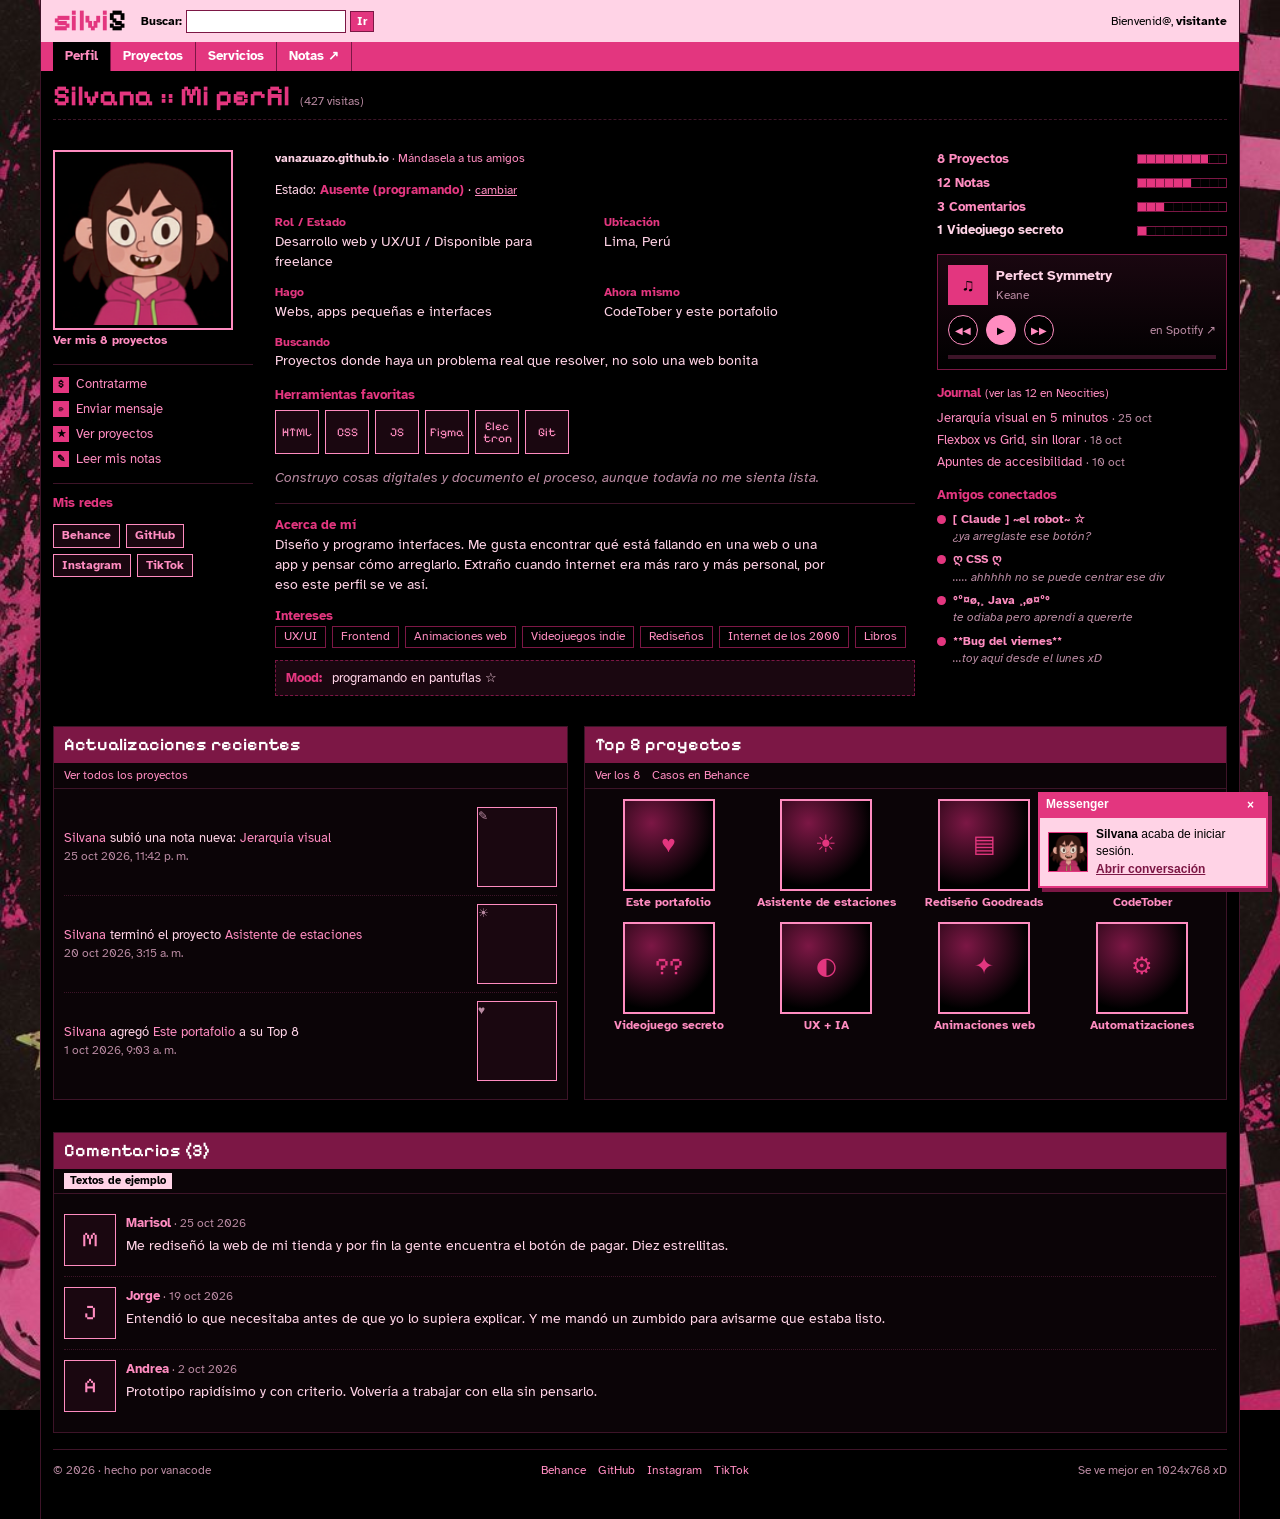
<file: index.html>
<!doctype html>
<html lang="es">
<head>
  <meta charset="utf-8">
  <meta name="viewport" content="width=device-width, initial-scale=1">
  <title>Silvana Guardia :: Mi perfil</title>
  <meta name="description" content="Portafolio de Silvana Guardia: desarrollo web, UX/UI y programación.">
  <link rel="icon" href="img/avatar-cara.png">
  <link rel="preconnect" href="https://fonts.googleapis.com">
  <link rel="preconnect" href="https://fonts.gstatic.com" crossorigin>
  <link rel="stylesheet" href="https://fonts.googleapis.com/css2?family=Pixelify+Sans:wght@400;600;700&family=Atkinson+Hyperlegible:ital,wght@0,400;0,700;1,400&display=swap">
  <link rel="stylesheet" href="css/estilos.css">
</head>
<body>
<div class="sitio">

  <header>
    <div class="barra-sup">
      <div class="envoltura">
        <div class="logo">silvi<span>5</span></div>
        <form class="buscador" id="buscador"><label for="buscar">Buscar:</label><input id="buscar" type="text"><button type="submit">Ir</button></form>
        <div class="bienvenida">Bienvenid@, <b>visitante</b></div>
      </div>
    </div>
    <nav class="pestanas" aria-label="Secciones del perfil"><div class="envoltura">
      <a href="index.html" data-pestana="perfil" class="is-activa" aria-current="page">Perfil</a><a href="proyectos.html" data-pestana="proyectos">Proyectos</a><a href="servicios.html" data-pestana="servicios">Servicios</a><a href="https://vanacode.neocities.org/" data-enlace="neocities" target="_blank" rel="noopener">Notas ↗</a>
    </div></nav>
  </header>


  <main class="envoltura vista">

    <div class="titulo-perfil"><h1>Silvana :: Mi perfil</h1><small>(427 visitas)</small></div>

    <section class="columnas">

      <div class="col col--izq">
        <div>
          <div class="foto-perfil"><img src="img/avatar-cara.png" alt="Avatar de Silvana"></div>
          <a class="ver-fotos" href="proyectos.html">Ver mis 8 proyectos</a>
        </div>
        <ul class="acciones">
          <li><a href="servicios.html"><span class="icono">$</span>Contratarme</a></li>
          <li><button type="button" data-abrir-chat><span class="icono">@</span>Enviar mensaje</button></li>
          <li><a href="proyectos.html"><span class="icono">★</span>Ver proyectos</a></li>
          <li><a href="https://vanacode.neocities.org/" data-enlace="neocities" target="_blank" rel="noopener"><span class="icono">✎</span>Leer mis notas</a></li>
        </ul>
        <div class="redes">
          <p class="subtitulo">Mis redes</p>
          <div class="redes__lista">
            <a class="red" href="https://www.behance.net/VanaCode" data-enlace="behance" target="_blank" rel="noopener">Behance</a>
            <a class="red" href="https://github.com/VanaZuazo/" data-enlace="github" target="_blank" rel="noopener">GitHub</a>
            <a class="red" href="https://www.instagram.com/vana.code" data-enlace="instagram" target="_blank" rel="noopener">Instagram</a>
            <a class="red" href="https://www.tiktok.com/@vana.code" data-enlace="tiktok" target="_blank" rel="noopener">TikTok</a>
          </div>
        </div>
      </div>

      <div class="col col--centro">
        <div class="url"><b id="url-sitio">vanazuazo.github.io</b> · <button type="button" class="enlace-boton" id="copiar-url">Mándasela a tus amigos</button> <span class="copiado" id="copiado" hidden>¡Copiado!</span></div>
        <div class="estado">Estado: <b id="estado-texto">Ausente (programando)</b> · <button type="button" id="cambiar-estado">cambiar</button></div>
        <dl class="datos">
          <div class="dato"><dt>Rol / Estado</dt><dd>Desarrollo web y UX/UI / Disponible para freelance</dd></div>
          <div class="dato"><dt>Ubicación</dt><dd>Lima, Perú</dd></div>
          <div class="dato"><dt>Hago</dt><dd>Webs, apps pequeñas e interfaces</dd></div>
          <div class="dato"><dt>Ahora mismo</dt><dd>CodeTober y este portafolio</dd></div>
          <div class="dato dato--ancho"><dt>Buscando</dt><dd>Proyectos donde haya un problema real que resolver, no solo una web bonita</dd></div>
        </dl>
        <div>
          <p class="subtitulo">Herramientas favoritas</p>
          <div class="herramientas">
            <span class="herramienta">HTML</span><span class="herramienta">CSS</span><span class="herramienta">JS</span><span class="herramienta">Figma</span><span class="herramienta">Elec<br>tron</span><span class="herramienta">Git</span>
          </div>
        </div>
        <p class="frase">Construyo cosas digitales y documento el proceso, aunque todavía no me sienta lista.</p>
        <div class="acerca">
          <div>
            <p class="subtitulo">Acerca de mí</p>
            <p>Diseño y programo interfaces. Me gusta encontrar qué está fallando en una web o una app y pensar cómo arreglarlo. Extraño cuando internet era más raro y más personal, por eso este perfil se ve así.</p>
          </div>
          <div>
            <p class="subtitulo">Intereses</p>
            <div class="intereses"><span>UX/UI</span><span>Frontend</span><span>Animaciones web</span><span>Videojuegos indie</span><span>Rediseños</span><span>Internet de los 2000</span><span>Libros</span></div>
          </div>
          <div class="mood"><b>Mood:</b> programando en pantuflas ☆</div>
        </div>
      </div>

      <aside class="col col--der">
        <div class="contadores">
          <div class="contador"><span><a href="">8 Proyectos</a></span><span class="barrita barrita--80"><i></i></span></div>
          <div class="contador"><span><a href="" target="_blank" rel="noopener">12 Notas</a></span><span class="barrita barrita--60"><i></i></span></div>
          <div class="contador"><span><a href="">3 Comentarios</a></span><span class="barrita barrita--30"><i></i></span></div>
          <div class="contador"><span><b>1 Videojuego secreto</b></span><span class="barrita barrita--10"><i></i></span></div>
        </div>

        <div class="reproductor">
          <div class="reproductor__fila">
            <div class="reproductor__portada">♫</div>
            <div class="reproductor__info"><div class="reproductor__tema" id="tema">Narcisista por excelencia</div><div class="reproductor__lista" id="nombre-lista">PXNDX</div></div>
          </div>
          <div class="reproductor__fila reproductor__fila--controles">
            <div class="reproductor__botones">
              <button type="button" id="anterior" aria-label="Tema anterior">◀◀</button>
              <button type="button" class="play" id="play" aria-label="Reproducir">▶</button>
              <button type="button" id="siguiente" aria-label="Tema siguiente">▶▶</button>
            </div>
            <span class="reproductor__lista" id="tiempo">00:00</span>
          </div>
          <div class="progreso"><i id="progreso"></i></div>
        </div>

        <div>
          <p class="subtitulo">Journal <a href="https://vanacode.neocities.org/" target="_blank" rel="noopener">(ver las 12 en Neocities)</a></p>
          <ul class="lista-simple">
            <li><a href="#" data-enlace="neocities" target="_blank" rel="noopener">Jerarquía visual en 5 minutos</a> <span>· 25 oct</span></li>
            <li><a href="#" data-enlace="neocities" target="_blank" rel="noopener">Flexbox vs Grid, sin llorar</a> <span>· 18 oct</span></li>
            <li><a href="#" data-enlace="neocities" target="_blank" rel="noopener">Apuntes de accesibilidad</a> <span>· 10 oct</span></li>
          </ul>
        </div>

        <div>
          <p class="subtitulo">Amigos conectados</p>
          <div class="conectados">
            <div class="conectado"><span class="conectado__punto"></span><div><b>[ Claude ] ~el robot~ ☆</b><em>¿ya arreglaste ese botón?</em></div></div>
            <div class="conectado"><span class="conectado__punto"></span><div><b>ღ CSS ღ</b><em>..... ahhhhh no se puede centrar ese div</em></div></div>
            <div class="conectado"><span class="conectado__punto"></span><div><b>°º¤ø,¸ Java ¸,ø¤º°</b><em>te odiaba pero aprendí a quererte</em></div></div>
            <div class="conectado"><span class="conectado__punto"></span><div><b>**Bug del viernes**</b><em>...toy aquí desde el lunes xD</em></div></div>
          </div>
        </div>
      </aside>
    </section>

    <section class="paneles">
      <article class="panel">
        <h2 class="panel__titulo">Actualizaciones recientes</h2>
        <div class="panel__sub"><a href="proyectos.html">Ver todos los proyectos</a></div>
        <div class="panel__cuerpo">
          <div class="actualizacion"><div><a href="index.html">Silvana</a> subió una nota nueva: <a href="https://vanacode.neocities.org/" data-enlace="neocities" target="_blank" rel="noopener">Jerarquía visual</a><span>25 oct 2026, 11:42 p. m.</span></div><span class="miniatura">✎</span></div>
          <div class="actualizacion"><div><a href="index.html">Silvana</a> terminó el proyecto <a href="proyecto.html?p=asistente">Asistente de estaciones</a><span>20 oct 2026, 3:15 a. m.</span></div><span class="miniatura">☀</span></div>
          <div class="actualizacion"><div><a href="index.html">Silvana</a> agregó <a href="proyecto.html?p=portafolio">Este portafolio</a> a su Top 8<span>1 oct 2026, 9:03 a. m.</span></div><span class="miniatura">♥</span></div>
        </div>
      </article>

      <article class="panel">
        <h2 class="panel__titulo">Top 8 proyectos</h2>
        <div class="panel__sub"><a href="proyectos.html">Ver los 8</a><a href="#" data-enlace="behance" target="_blank" rel="noopener">Casos en Behance</a></div>
        <div class="panel__cuerpo top8" id="top8"></div>
      </article>
    </section>

    <section class="panel comentarios">
      <h2 class="panel__titulo">Comentarios (3)</h2>
      <div class="panel__sub"><span class="aviso-ejemplo">Textos de ejemplo</span></div>
      <div class="panel__cuerpo" data-comentarios>
      </div>
    </section>

    <footer class="pie"><span>© 2026 · hecho por vanacode</span><span class="pie__redes"><a href="#" data-enlace="behance" target="_blank" rel="noopener">Behance</a><a href="#" data-enlace="github" target="_blank" rel="noopener">GitHub</a><a href="#" data-enlace="instagram" target="_blank" rel="noopener">Instagram</a><a href="#" data-enlace="tiktok" target="_blank" rel="noopener">TikTok</a></span><span>Se ve mejor en 1024x768 xD</span></footer>
  </main>
</div>

<div class="aviso-msn" id="aviso-msn" role="status">
  <div class="aviso-msn__barra"><span>Messenger</span><button type="button" id="cerrar-aviso" aria-label="Cerrar aviso">×</button></div>
  <div class="aviso-msn__cuerpo"><img src="img/avatar-cara.png" alt=""><div><b>Silvana</b> acaba de iniciar sesión.<br><button type="button" data-abrir-chat>Abrir conversación</button></div></div>
</div>

<button type="button" class="burbuja-msn" id="burbuja-msn" hidden aria-label="Abrir chat con Silvana" title="Chatea con Silvana" data-abrir-chat><img src="img/avatar-pensativa.jpg" alt=""></button>

<section class="msn" id="chat" hidden aria-label="Conversación con Silvana">
  <div class="msn__barra"><span>.·:*¨☆ Silvana ☆¨*:·. ~ Los Malaventurados No Lloran... pero yo sí~</span><button type="button" class="msn__cerrar" id="cerrar-chat" aria-label="Cerrar chat">×</button></div>
  <div class="msn__cuerpo">
    <div class="msn__para">Para: <b>.·:*¨☆ Silvana ☆¨*:·.</b> <span id="nick-estado">(Ausente (programando))</span></div>
    <div class="msn__principal">
      <div class="historial" id="historial" aria-live="polite">
        <div class="mensaje mensaje--silvana"><div class="mensaje__quien">Silvana dice:</div><p class="mensaje__texto">holaaa ☆ ¿vienes por un proyecto o a mandarme zumbidos?</p></div>
      </div>
      <div class="escribiendo" id="escribiendo"></div>
      <div class="guinos" role="group" aria-label="Zumbido y guiños">
        <button type="button" class="zumbido" data-guino="zumbido">Zumbido</button>
        <button type="button" data-guino="beso">Beso</button>
        <button type="button" data-guino="corazones">Corazones</button>
        <button type="button" data-guino="risa">Carcajada</button>
        <button type="button" data-guino="globo">Globo</button>
        <button type="button" data-guino="guino">Guiño</button>
      </div>
      <form class="formulario" id="formulario-chat">
        <label for="mensaje-chat" hidden>Tu mensaje</label>
        <textarea id="mensaje-chat" placeholder="Escribe aquí..."></textarea>
        <button type="submit">Enviar</button>
      </form>
    </div>
    <div class="msn__fotos"><img src="img/foto-emo.jpg" alt="Foto de Silvana" id="foto-silvana"><img src="img/gato.jpg" alt="Foto del visitante: un gato siamés" class="visitante"></div>
  </div>
</section>

  <script src="js/datos.js"></script>
  <script src="js/comun.js"></script>
  <script src="js/perfil.js"></script>
</body>
</html>
</file>
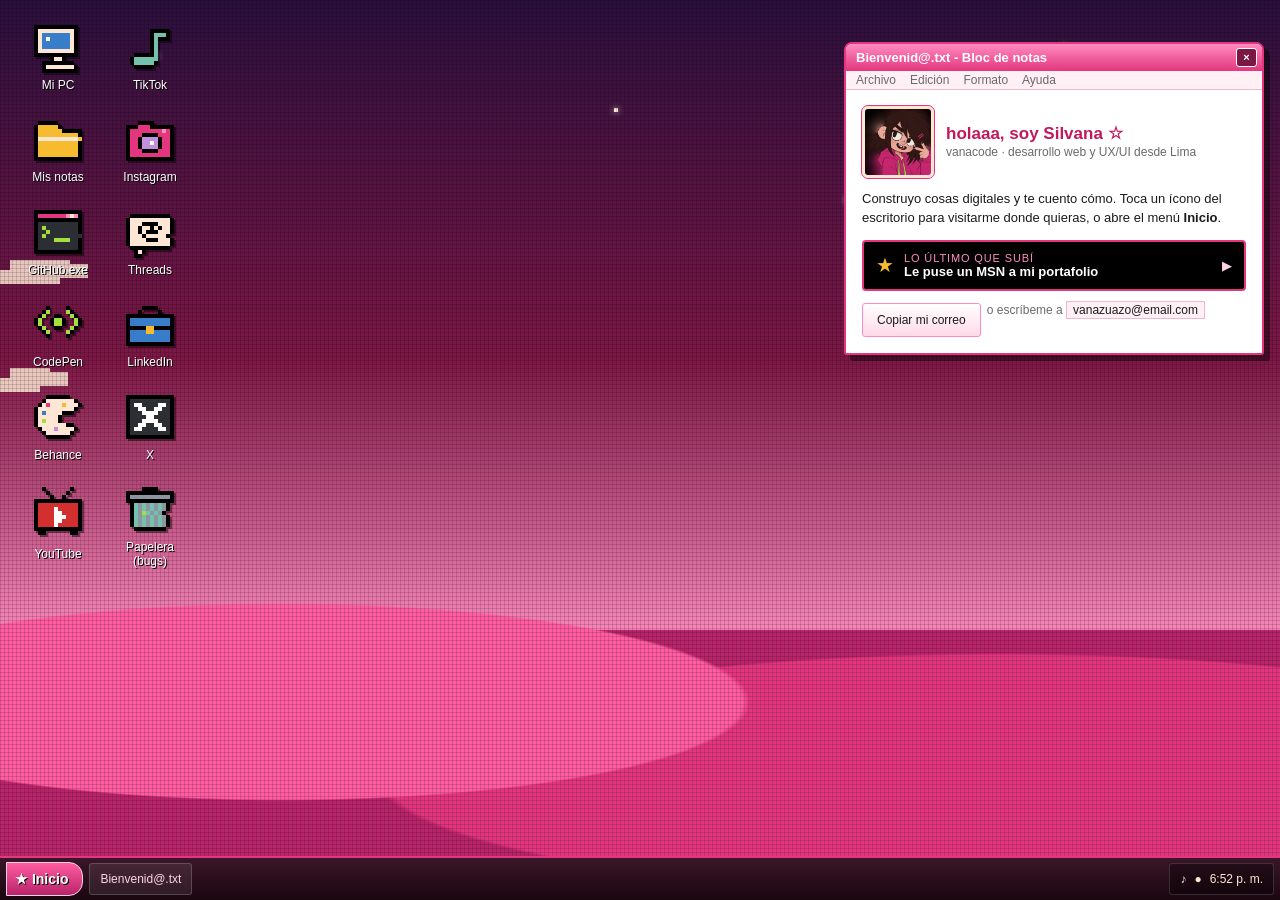
<file: escritorio.html>
<!doctype html>
<html lang="es">
<head>
  <meta charset="utf-8">
  <meta name="viewport" content="width=device-width, initial-scale=1, viewport-fit=cover">
  <title>vanacode OS :: links</title>
  <meta name="description" content="Todas las redes de Silvana Zuazo (vanacode) en un escritorio retro.">
  <link rel="icon" href="img/avatar-cara.png">
  <style>

:root {
  color-scheme: dark;
  --negro: #000000;
  --fucsia: #e3367f;
  --rosa: #ff8cc0;
  --rosa-claro: #ffd3e6;
  --rosa-oscuro: #7c1745;
  --lila: #c08fde;
  --crema: #fde6d4;
  --ventana: #fff0f6;
  --gris: #c9bcc3;
  --gris-oscuro: #6a5d64;
  --tinta: #1b1b1b;
  --f-sis: Tahoma, Verdana, "Segoe UI", sans-serif;
  --alto-barra: 44px;
}
* { box-sizing: border-box; }
[hidden] { display: none !important; }
html, body { height: 100%; }
body {
  margin: 0; overflow-x: hidden;
  font-family: var(--f-sis); font-size: 13px; color: var(--tinta);
  background: var(--negro);
}
a { color: inherit; text-decoration: none; }
:focus-visible { outline: 2px dotted var(--crema); outline-offset: 2px; }

/* ---------- Fondo de escritorio ---------- */
.escritorio {
  position: relative; min-height: 100%;
  padding: 18px max(16px, env(safe-area-inset-right, 0px)) calc(var(--alto-barra) + 24px + env(safe-area-inset-bottom, 0px)) max(16px, env(safe-area-inset-left, 0px));
  background:
    radial-gradient(ellipse 60% 18% at 22% 78%, #ff5ca1 0 60%, transparent 61%),
    radial-gradient(ellipse 80% 22% at 78% 86%, #e3367f 0 60%, transparent 61%),
    linear-gradient(transparent 70%, #b8246a 70%),
    linear-gradient(#2a0f3d 0%, #7c1745 40%, #ff8cc0 72%);
  display: grid; grid-template-columns: auto minmax(0, 1fr); gap: 24px; align-content: start;
  overflow: hidden;
}
.escritorio::after {
  content: ""; position: absolute; inset: 0; pointer-events: none;
  background-image: linear-gradient(rgba(0,0,0,.14) 1px, transparent 1px), linear-gradient(90deg, rgba(0,0,0,.14) 1px, transparent 1px);
  background-size: 4px 4px;
}
.estrellita { position: absolute; width: 4px; height: 4px; background: var(--crema); box-shadow: 0 0 6px var(--crema); animation: titila 2.6s steps(2) infinite; }
@keyframes titila { 50% { opacity: .2; } }
.nube { position: absolute; height: 14px; background: var(--crema); opacity: .85; box-shadow: 10px -10px 0 var(--crema), 28px -6px 0 var(--crema); animation: viaja 60s linear infinite; }
.e1 { left: 12%; top: 6%; } .e2 { left: 48%; top: 12%; animation-delay: -1s; }
.e3 { left: 83%; top: 5%; animation-delay: -.4s; } .e4 { left: 66%; top: 22%; animation-delay: -1.8s; }
.n1 { width: 60px; top: 30%; } .n2 { width: 40px; top: 42%; animation-delay: -30s; animation-duration: 80s; }
@keyframes viaja { from { transform: translateX(-30vw); } to { transform: translateX(110vw); } }

/* ---------- Íconos ---------- */
.iconos { position: relative; z-index: 1; display: grid; grid-template-rows: repeat(6, auto); grid-auto-flow: column; gap: 10px 8px; align-content: start; }
.icono { width: 84px; display: grid; justify-items: center; gap: 4px; padding: 6px 2px; border: 1px dotted transparent; text-align: center; }
.icono .pix { image-rendering: pixelated; filter: drop-shadow(2px 2px 0 rgba(0,0,0,.45)); }
.icono span { color: #ffffff; font-size: 12px; line-height: 1.2; text-shadow: 1px 1px 0 #000000; padding: 1px 3px; }
.icono:hover span, .icono:focus-visible span { background: #2c5fb0; }
.icono:hover, .icono:focus-visible { border-color: rgba(255,255,255,.6); outline: none; }
.icono--boton { font: inherit; background: none; cursor: pointer; }

/* ---------- Ventanas ---------- */
.ventana { position: relative; z-index: 2; background: var(--ventana); border: 2px solid var(--fucsia); border-radius: 8px 8px 3px 3px; box-shadow: 6px 6px 0 rgba(0,0,0,.45); overflow: hidden; }
.ventana__barra { display: flex; justify-content: space-between; align-items: center; gap: 8px; padding: 4px 5px 4px 10px; background: linear-gradient(var(--rosa), var(--fucsia)); color: #ffffff; font-weight: 700; }
.ventana__botones { display: flex; gap: 3px; }
.ventana__botones span, .ventana__cerrar { width: 21px; height: 19px; display: grid; place-items: center; background: #ffe0ee; border: 1px solid var(--rosa-oscuro); color: var(--rosa-oscuro); border-radius: 3px; font: 700 11px/1 var(--f-sis); }
.ventana__cerrar { background: var(--rosa-oscuro); color: #ffffff; border-color: #ffffff; cursor: pointer; padding: 0; }
.ventana__menu { display: flex; gap: 14px; padding: 2px 10px; font-size: 12px; color: #6a6a6a; border-bottom: 1px solid #f3b6d1; }

.bienvenida { justify-self: end; align-self: start; width: min(420px, 100%); margin-top: 24px; }
.bienvenida__cuerpo { padding: 16px; display: grid; gap: 12px; background: #ffffff; }
.bienvenida__cab { display: grid; grid-template-columns: 72px minmax(0, 1fr); gap: 12px; align-items: center; }
.bienvenida__cab img { width: 72px; height: 72px; border-radius: 6px; border: 3px solid var(--crema); outline: 1px solid var(--fucsia); object-fit: cover; display: block; background: #000; }
.bienvenida h1 { margin: 0; font-size: 17px; color: #c2185b; }
.bienvenida p { margin: 0; line-height: 1.45; }
.bienvenida .tenue { color: #6a6a6a; font-size: 12px; }
.novedad { display: grid; grid-template-columns: auto minmax(0, 1fr) auto; gap: 10px; align-items: center; padding: 10px 12px; background: var(--negro); color: var(--rosa-claro); border: 2px solid var(--fucsia); border-radius: 4px; }
.novedad:hover { background: #1a0710; }
.novedad small { display: block; font-size: 11px; letter-spacing: .08em; text-transform: uppercase; color: var(--rosa); }
.novedad b { display: block; color: #ffffff; }
.novedad__estrella { font-size: 20px; color: #f6bb2e; }
.botones { display: flex; gap: 6px; flex-wrap: wrap; }
.boton { min-height: 34px; padding: 4px 14px; font: inherit; font-size: 12px; color: var(--tinta); background: linear-gradient(#ffffff, #ffd9e8); border: 1px solid var(--rosa); border-radius: 3px; cursor: pointer; }
.boton:hover { background: #ffffff; }
.correo { font-size: 12px; color: #6a6a6a; }
.correo code { font-family: var(--f-sis); color: var(--tinta); background: var(--ventana); border: 1px solid #f3b6d1; padding: 1px 6px; user-select: all; }

/* Diálogo de la papelera */
.dialogo { position: fixed; z-index: 20; left: 50%; top: 40%; transform: translate(-50%, -50%); width: min(340px, calc(100vw - 32px)); }
.dialogo__cuerpo { display: grid; grid-template-columns: auto minmax(0, 1fr); gap: 12px; padding: 16px; background: #ffffff; align-items: start; }
.dialogo__cuerpo p { margin: 0; }
.dialogo .botones { grid-column: 1 / -1; justify-content: flex-end; }

/* ---------- Barra de tareas ---------- */
.barra-tareas {
  position: fixed; z-index: 10; left: 0; right: 0; bottom: 0;
  height: calc(var(--alto-barra) + env(safe-area-inset-bottom, 0px));
  padding: 4px max(6px, env(safe-area-inset-right, 0px)) calc(4px + env(safe-area-inset-bottom, 0px)) max(6px, env(safe-area-inset-left, 0px));
  display: flex; align-items: center; gap: 6px;
  background: linear-gradient(#3a1628, #1a0710); border-top: 2px solid var(--fucsia);
}
.inicio { display: flex; align-items: center; gap: 6px; height: 34px; padding: 0 14px 0 8px; font: 700 14px var(--f-sis); color: #ffffff; background: linear-gradient(#ff5ca1, #b8246a); border: 1px solid var(--rosa-claro); border-radius: 0 14px 14px 0; cursor: pointer; text-shadow: 1px 1px 0 #000; }
.inicio[aria-expanded="true"] { background: linear-gradient(#b8246a, #ff5ca1); }
.tarea { display: flex; align-items: center; gap: 6px; height: 32px; padding: 0 10px; min-width: 0; color: var(--rosa-claro); background: rgba(255,255,255,.08); border: 1px solid rgba(255,255,255,.18); border-radius: 3px; font-size: 12px; white-space: nowrap; overflow: hidden; text-overflow: ellipsis; cursor: pointer; font-family: var(--f-sis); }
.bandeja { margin-left: auto; display: flex; align-items: center; gap: 8px; height: 32px; padding: 0 10px; color: var(--crema); background: rgba(0,0,0,.35); border: 1px solid rgba(255,255,255,.15); border-radius: 3px; font-size: 12px; font-variant-numeric: tabular-nums; white-space: nowrap; }

/* ---------- Menú Inicio ---------- */
.menu-inicio { position: fixed; z-index: 11; left: max(6px, env(safe-area-inset-left, 0px)); bottom: calc(var(--alto-barra) + 4px + env(safe-area-inset-bottom, 0px)); width: min(320px, calc(100vw - 12px)); max-height: calc(100dvh - var(--alto-barra) - 24px); overflow-y: auto; background: #ffffff; border: 2px solid var(--fucsia); border-radius: 8px 8px 0 0; box-shadow: 6px 6px 0 rgba(0,0,0,.45); }
.menu-inicio__cab { display: flex; align-items: center; gap: 10px; padding: 10px 12px; background: linear-gradient(var(--rosa), var(--fucsia)); color: #ffffff; font-weight: 700; font-size: 15px; text-shadow: 1px 1px 0 rgba(0,0,0,.4); }
.menu-inicio__cab img { width: 44px; height: 44px; border-radius: 4px; border: 2px solid #ffffff; object-fit: cover; background: #000; }
.menu-inicio ul { list-style: none; margin: 0; padding: 6px; display: grid; gap: 2px; }
.menu-inicio li a, .menu-inicio li button { display: flex; align-items: center; gap: 10px; width: 100%; min-height: 38px; padding: 4px 8px; border-radius: 3px; font: inherit; color: var(--tinta); background: none; border: 0; cursor: pointer; text-align: left; }
.menu-inicio li a:hover, .menu-inicio li button:hover, .menu-inicio li a:focus-visible, .menu-inicio li button:focus-visible { background: #2c5fb0; color: #ffffff; outline: none; }
.menu-inicio .pix { flex: none; }
.menu-inicio hr { border: 0; border-top: 1px solid #f3b6d1; margin: 4px 6px; }
.menu-inicio__pie { display: flex; justify-content: flex-end; padding: 6px 8px; background: #ffe0ee; border-top: 1px solid #f3b6d1; }

.aviso { position: fixed; z-index: 30; right: max(10px, env(safe-area-inset-right, 0px)); bottom: calc(var(--alto-barra) + 10px + env(safe-area-inset-bottom, 0px)); max-width: min(300px, calc(100vw - 20px)); background: #fffbe0; border: 1px solid #000; padding: 8px 12px; font-size: 12px; box-shadow: 3px 3px 0 rgba(0,0,0,.4); }

/* ---------- Responsive ---------- */
@media (max-width: 760px) {
  .escritorio { grid-template-columns: 1fr; }
  .iconos { grid-template-rows: none; grid-auto-flow: row; grid-template-columns: repeat(auto-fill, minmax(78px, 1fr)); }
  .icono { width: auto; }
  .bienvenida { justify-self: stretch; margin-top: 0; order: -1; }
  .tarea { display: none; }
}
@media (prefers-reduced-motion: reduce) {
  *, *::before, *::after { animation: none !important; }
}
</style>
</head>
<body>

<div class="escritorio" id="escritorio">
  <span class="estrellita e1" aria-hidden="true"></span>
  <span class="estrellita e2" aria-hidden="true"></span>
  <span class="estrellita e3" aria-hidden="true"></span>
  <span class="estrellita e4" aria-hidden="true"></span>
  <span class="nube n1" aria-hidden="true"></span>
  <span class="nube n2" aria-hidden="true"></span>

  <nav class="iconos" aria-label="Mis redes">
      <a class="icono" href="https://silvanazuazo.github.io" target="_blank" rel="noopener"><svg class="pix" width="48" height="48" viewBox="0 0 12 12" shape-rendering="crispEdges" aria-hidden="true"><rect x="0" y="0" width="1" height="1" fill="#000000"/><rect x="1" y="0" width="1" height="1" fill="#000000"/><rect x="2" y="0" width="1" height="1" fill="#000000"/><rect x="3" y="0" width="1" height="1" fill="#000000"/><rect x="4" y="0" width="1" height="1" fill="#000000"/><rect x="5" y="0" width="1" height="1" fill="#000000"/><rect x="6" y="0" width="1" height="1" fill="#000000"/><rect x="7" y="0" width="1" height="1" fill="#000000"/><rect x="8" y="0" width="1" height="1" fill="#000000"/><rect x="9" y="0" width="1" height="1" fill="#000000"/><rect x="10" y="0" width="1" height="1" fill="#000000"/><rect x="0" y="1" width="1" height="1" fill="#000000"/><rect x="1" y="1" width="1" height="1" fill="#fde6d4"/><rect x="2" y="1" width="1" height="1" fill="#fde6d4"/><rect x="3" y="1" width="1" height="1" fill="#fde6d4"/><rect x="4" y="1" width="1" height="1" fill="#fde6d4"/><rect x="5" y="1" width="1" height="1" fill="#fde6d4"/><rect x="6" y="1" width="1" height="1" fill="#fde6d4"/><rect x="7" y="1" width="1" height="1" fill="#fde6d4"/><rect x="8" y="1" width="1" height="1" fill="#fde6d4"/><rect x="9" y="1" width="1" height="1" fill="#fde6d4"/><rect x="10" y="1" width="1" height="1" fill="#000000"/><rect x="0" y="2" width="1" height="1" fill="#000000"/><rect x="1" y="2" width="1" height="1" fill="#fde6d4"/><rect x="2" y="2" width="1" height="1" fill="#387dc9"/><rect x="3" y="2" width="1" height="1" fill="#387dc9"/><rect x="4" y="2" width="1" height="1" fill="#387dc9"/><rect x="5" y="2" width="1" height="1" fill="#387dc9"/><rect x="6" y="2" width="1" height="1" fill="#387dc9"/><rect x="7" y="2" width="1" height="1" fill="#387dc9"/><rect x="8" y="2" width="1" height="1" fill="#387dc9"/><rect x="9" y="2" width="1" height="1" fill="#fde6d4"/><rect x="10" y="2" width="1" height="1" fill="#000000"/><rect x="0" y="3" width="1" height="1" fill="#000000"/><rect x="1" y="3" width="1" height="1" fill="#fde6d4"/><rect x="2" y="3" width="1" height="1" fill="#387dc9"/><rect x="3" y="3" width="1" height="1" fill="#ffffff"/><rect x="4" y="3" width="1" height="1" fill="#387dc9"/><rect x="5" y="3" width="1" height="1" fill="#387dc9"/><rect x="6" y="3" width="1" height="1" fill="#387dc9"/><rect x="7" y="3" width="1" height="1" fill="#387dc9"/><rect x="8" y="3" width="1" height="1" fill="#387dc9"/><rect x="9" y="3" width="1" height="1" fill="#fde6d4"/><rect x="10" y="3" width="1" height="1" fill="#000000"/><rect x="0" y="4" width="1" height="1" fill="#000000"/><rect x="1" y="4" width="1" height="1" fill="#fde6d4"/><rect x="2" y="4" width="1" height="1" fill="#387dc9"/><rect x="3" y="4" width="1" height="1" fill="#387dc9"/><rect x="4" y="4" width="1" height="1" fill="#387dc9"/><rect x="5" y="4" width="1" height="1" fill="#387dc9"/><rect x="6" y="4" width="1" height="1" fill="#387dc9"/><rect x="7" y="4" width="1" height="1" fill="#387dc9"/><rect x="8" y="4" width="1" height="1" fill="#387dc9"/><rect x="9" y="4" width="1" height="1" fill="#fde6d4"/><rect x="10" y="4" width="1" height="1" fill="#000000"/><rect x="0" y="5" width="1" height="1" fill="#000000"/><rect x="1" y="5" width="1" height="1" fill="#fde6d4"/><rect x="2" y="5" width="1" height="1" fill="#387dc9"/><rect x="3" y="5" width="1" height="1" fill="#387dc9"/><rect x="4" y="5" width="1" height="1" fill="#387dc9"/><rect x="5" y="5" width="1" height="1" fill="#387dc9"/><rect x="6" y="5" width="1" height="1" fill="#387dc9"/><rect x="7" y="5" width="1" height="1" fill="#387dc9"/><rect x="8" y="5" width="1" height="1" fill="#387dc9"/><rect x="9" y="5" width="1" height="1" fill="#fde6d4"/><rect x="10" y="5" width="1" height="1" fill="#000000"/><rect x="0" y="6" width="1" height="1" fill="#000000"/><rect x="1" y="6" width="1" height="1" fill="#fde6d4"/><rect x="2" y="6" width="1" height="1" fill="#fde6d4"/><rect x="3" y="6" width="1" height="1" fill="#fde6d4"/><rect x="4" y="6" width="1" height="1" fill="#fde6d4"/><rect x="5" y="6" width="1" height="1" fill="#fde6d4"/><rect x="6" y="6" width="1" height="1" fill="#fde6d4"/><rect x="7" y="6" width="1" height="1" fill="#fde6d4"/><rect x="8" y="6" width="1" height="1" fill="#fde6d4"/><rect x="9" y="6" width="1" height="1" fill="#fde6d4"/><rect x="10" y="6" width="1" height="1" fill="#000000"/><rect x="0" y="7" width="1" height="1" fill="#000000"/><rect x="1" y="7" width="1" height="1" fill="#000000"/><rect x="2" y="7" width="1" height="1" fill="#000000"/><rect x="3" y="7" width="1" height="1" fill="#000000"/><rect x="4" y="7" width="1" height="1" fill="#000000"/><rect x="5" y="7" width="1" height="1" fill="#000000"/><rect x="6" y="7" width="1" height="1" fill="#000000"/><rect x="7" y="7" width="1" height="1" fill="#000000"/><rect x="8" y="7" width="1" height="1" fill="#000000"/><rect x="9" y="7" width="1" height="1" fill="#000000"/><rect x="10" y="7" width="1" height="1" fill="#000000"/><rect x="4" y="8" width="1" height="1" fill="#000000"/><rect x="5" y="8" width="1" height="1" fill="#fde6d4"/><rect x="6" y="8" width="1" height="1" fill="#fde6d4"/><rect x="7" y="8" width="1" height="1" fill="#000000"/><rect x="2" y="9" width="1" height="1" fill="#000000"/><rect x="3" y="9" width="1" height="1" fill="#000000"/><rect x="4" y="9" width="1" height="1" fill="#000000"/><rect x="5" y="9" width="1" height="1" fill="#000000"/><rect x="6" y="9" width="1" height="1" fill="#000000"/><rect x="7" y="9" width="1" height="1" fill="#000000"/><rect x="8" y="9" width="1" height="1" fill="#000000"/><rect x="9" y="9" width="1" height="1" fill="#000000"/><rect x="2" y="10" width="1" height="1" fill="#000000"/><rect x="3" y="10" width="1" height="1" fill="#fde6d4"/><rect x="4" y="10" width="1" height="1" fill="#fde6d4"/><rect x="5" y="10" width="1" height="1" fill="#fde6d4"/><rect x="6" y="10" width="1" height="1" fill="#fde6d4"/><rect x="7" y="10" width="1" height="1" fill="#fde6d4"/><rect x="8" y="10" width="1" height="1" fill="#fde6d4"/><rect x="9" y="10" width="1" height="1" fill="#fde6d4"/><rect x="10" y="10" width="1" height="1" fill="#000000"/><rect x="2" y="11" width="1" height="1" fill="#000000"/><rect x="3" y="11" width="1" height="1" fill="#000000"/><rect x="4" y="11" width="1" height="1" fill="#000000"/><rect x="5" y="11" width="1" height="1" fill="#000000"/><rect x="6" y="11" width="1" height="1" fill="#000000"/><rect x="7" y="11" width="1" height="1" fill="#000000"/><rect x="8" y="11" width="1" height="1" fill="#000000"/><rect x="9" y="11" width="1" height="1" fill="#000000"/><rect x="10" y="11" width="1" height="1" fill="#000000"/></svg><span>Mi PC</span></a>
      <a class="icono" href="https://TU_USUARIO.neocities.org" target="_blank" rel="noopener"><svg class="pix" width="48" height="48" viewBox="0 0 12 12" shape-rendering="crispEdges" aria-hidden="true"><rect x="1" y="1" width="1" height="1" fill="#000000"/><rect x="2" y="1" width="1" height="1" fill="#000000"/><rect x="3" y="1" width="1" height="1" fill="#000000"/><rect x="4" y="1" width="1" height="1" fill="#000000"/><rect x="5" y="1" width="1" height="1" fill="#000000"/><rect x="0" y="2" width="1" height="1" fill="#000000"/><rect x="1" y="2" width="1" height="1" fill="#f6bb2e"/><rect x="2" y="2" width="1" height="1" fill="#f6bb2e"/><rect x="3" y="2" width="1" height="1" fill="#f6bb2e"/><rect x="4" y="2" width="1" height="1" fill="#f6bb2e"/><rect x="5" y="2" width="1" height="1" fill="#f6bb2e"/><rect x="6" y="2" width="1" height="1" fill="#000000"/><rect x="0" y="3" width="1" height="1" fill="#000000"/><rect x="1" y="3" width="1" height="1" fill="#f6bb2e"/><rect x="2" y="3" width="1" height="1" fill="#f6bb2e"/><rect x="3" y="3" width="1" height="1" fill="#f6bb2e"/><rect x="4" y="3" width="1" height="1" fill="#f6bb2e"/><rect x="5" y="3" width="1" height="1" fill="#f6bb2e"/><rect x="6" y="3" width="1" height="1" fill="#f6bb2e"/><rect x="7" y="3" width="1" height="1" fill="#000000"/><rect x="8" y="3" width="1" height="1" fill="#000000"/><rect x="9" y="3" width="1" height="1" fill="#000000"/><rect x="10" y="3" width="1" height="1" fill="#000000"/><rect x="11" y="3" width="1" height="1" fill="#000000"/><rect x="0" y="4" width="1" height="1" fill="#000000"/><rect x="1" y="4" width="1" height="1" fill="#f6bb2e"/><rect x="2" y="4" width="1" height="1" fill="#f6bb2e"/><rect x="3" y="4" width="1" height="1" fill="#f6bb2e"/><rect x="4" y="4" width="1" height="1" fill="#f6bb2e"/><rect x="5" y="4" width="1" height="1" fill="#f6bb2e"/><rect x="6" y="4" width="1" height="1" fill="#f6bb2e"/><rect x="7" y="4" width="1" height="1" fill="#f6bb2e"/><rect x="8" y="4" width="1" height="1" fill="#f6bb2e"/><rect x="9" y="4" width="1" height="1" fill="#f6bb2e"/><rect x="10" y="4" width="1" height="1" fill="#f6bb2e"/><rect x="11" y="4" width="1" height="1" fill="#000000"/><rect x="0" y="5" width="1" height="1" fill="#000000"/><rect x="1" y="5" width="1" height="1" fill="#fde6d4"/><rect x="2" y="5" width="1" height="1" fill="#fde6d4"/><rect x="3" y="5" width="1" height="1" fill="#fde6d4"/><rect x="4" y="5" width="1" height="1" fill="#fde6d4"/><rect x="5" y="5" width="1" height="1" fill="#fde6d4"/><rect x="6" y="5" width="1" height="1" fill="#fde6d4"/><rect x="7" y="5" width="1" height="1" fill="#fde6d4"/><rect x="8" y="5" width="1" height="1" fill="#fde6d4"/><rect x="9" y="5" width="1" height="1" fill="#fde6d4"/><rect x="10" y="5" width="1" height="1" fill="#fde6d4"/><rect x="11" y="5" width="1" height="1" fill="#f6bb2e"/><rect x="0" y="6" width="1" height="1" fill="#000000"/><rect x="1" y="6" width="1" height="1" fill="#f6bb2e"/><rect x="2" y="6" width="1" height="1" fill="#f6bb2e"/><rect x="3" y="6" width="1" height="1" fill="#f6bb2e"/><rect x="4" y="6" width="1" height="1" fill="#f6bb2e"/><rect x="5" y="6" width="1" height="1" fill="#f6bb2e"/><rect x="6" y="6" width="1" height="1" fill="#f6bb2e"/><rect x="7" y="6" width="1" height="1" fill="#f6bb2e"/><rect x="8" y="6" width="1" height="1" fill="#f6bb2e"/><rect x="9" y="6" width="1" height="1" fill="#f6bb2e"/><rect x="10" y="6" width="1" height="1" fill="#f6bb2e"/><rect x="11" y="6" width="1" height="1" fill="#000000"/><rect x="0" y="7" width="1" height="1" fill="#000000"/><rect x="1" y="7" width="1" height="1" fill="#f6bb2e"/><rect x="2" y="7" width="1" height="1" fill="#f6bb2e"/><rect x="3" y="7" width="1" height="1" fill="#f6bb2e"/><rect x="4" y="7" width="1" height="1" fill="#f6bb2e"/><rect x="5" y="7" width="1" height="1" fill="#f6bb2e"/><rect x="6" y="7" width="1" height="1" fill="#f6bb2e"/><rect x="7" y="7" width="1" height="1" fill="#f6bb2e"/><rect x="8" y="7" width="1" height="1" fill="#f6bb2e"/><rect x="9" y="7" width="1" height="1" fill="#f6bb2e"/><rect x="10" y="7" width="1" height="1" fill="#f6bb2e"/><rect x="11" y="7" width="1" height="1" fill="#000000"/><rect x="0" y="8" width="1" height="1" fill="#000000"/><rect x="1" y="8" width="1" height="1" fill="#f6bb2e"/><rect x="2" y="8" width="1" height="1" fill="#f6bb2e"/><rect x="3" y="8" width="1" height="1" fill="#f6bb2e"/><rect x="4" y="8" width="1" height="1" fill="#f6bb2e"/><rect x="5" y="8" width="1" height="1" fill="#f6bb2e"/><rect x="6" y="8" width="1" height="1" fill="#f6bb2e"/><rect x="7" y="8" width="1" height="1" fill="#f6bb2e"/><rect x="8" y="8" width="1" height="1" fill="#f6bb2e"/><rect x="9" y="8" width="1" height="1" fill="#f6bb2e"/><rect x="10" y="8" width="1" height="1" fill="#f6bb2e"/><rect x="11" y="8" width="1" height="1" fill="#000000"/><rect x="0" y="9" width="1" height="1" fill="#000000"/><rect x="1" y="9" width="1" height="1" fill="#f6bb2e"/><rect x="2" y="9" width="1" height="1" fill="#f6bb2e"/><rect x="3" y="9" width="1" height="1" fill="#f6bb2e"/><rect x="4" y="9" width="1" height="1" fill="#f6bb2e"/><rect x="5" y="9" width="1" height="1" fill="#f6bb2e"/><rect x="6" y="9" width="1" height="1" fill="#f6bb2e"/><rect x="7" y="9" width="1" height="1" fill="#f6bb2e"/><rect x="8" y="9" width="1" height="1" fill="#f6bb2e"/><rect x="9" y="9" width="1" height="1" fill="#f6bb2e"/><rect x="10" y="9" width="1" height="1" fill="#f6bb2e"/><rect x="11" y="9" width="1" height="1" fill="#000000"/><rect x="0" y="10" width="1" height="1" fill="#000000"/><rect x="1" y="10" width="1" height="1" fill="#000000"/><rect x="2" y="10" width="1" height="1" fill="#000000"/><rect x="3" y="10" width="1" height="1" fill="#000000"/><rect x="4" y="10" width="1" height="1" fill="#000000"/><rect x="5" y="10" width="1" height="1" fill="#000000"/><rect x="6" y="10" width="1" height="1" fill="#000000"/><rect x="7" y="10" width="1" height="1" fill="#000000"/><rect x="8" y="10" width="1" height="1" fill="#000000"/><rect x="9" y="10" width="1" height="1" fill="#000000"/><rect x="10" y="10" width="1" height="1" fill="#000000"/><rect x="11" y="10" width="1" height="1" fill="#000000"/></svg><span>Mis notas</span></a>
      <a class="icono" href="https://github.com/SilvanaZuazo" target="_blank" rel="noopener"><svg class="pix" width="48" height="48" viewBox="0 0 12 12" shape-rendering="crispEdges" aria-hidden="true"><rect x="0" y="0" width="1" height="1" fill="#000000"/><rect x="1" y="0" width="1" height="1" fill="#000000"/><rect x="2" y="0" width="1" height="1" fill="#000000"/><rect x="3" y="0" width="1" height="1" fill="#000000"/><rect x="4" y="0" width="1" height="1" fill="#000000"/><rect x="5" y="0" width="1" height="1" fill="#000000"/><rect x="6" y="0" width="1" height="1" fill="#000000"/><rect x="7" y="0" width="1" height="1" fill="#000000"/><rect x="8" y="0" width="1" height="1" fill="#000000"/><rect x="9" y="0" width="1" height="1" fill="#000000"/><rect x="10" y="0" width="1" height="1" fill="#000000"/><rect x="11" y="0" width="1" height="1" fill="#000000"/><rect x="0" y="1" width="1" height="1" fill="#000000"/><rect x="1" y="1" width="1" height="1" fill="#e3367f"/><rect x="2" y="1" width="1" height="1" fill="#e3367f"/><rect x="3" y="1" width="1" height="1" fill="#e3367f"/><rect x="4" y="1" width="1" height="1" fill="#e3367f"/><rect x="5" y="1" width="1" height="1" fill="#e3367f"/><rect x="6" y="1" width="1" height="1" fill="#e3367f"/><rect x="7" y="1" width="1" height="1" fill="#e3367f"/><rect x="8" y="1" width="1" height="1" fill="#ff8cc0"/><rect x="9" y="1" width="1" height="1" fill="#fde6d4"/><rect x="10" y="1" width="1" height="1" fill="#ff8cc0"/><rect x="11" y="1" width="1" height="1" fill="#000000"/><rect x="0" y="2" width="1" height="1" fill="#000000"/><rect x="1" y="2" width="1" height="1" fill="#000000"/><rect x="2" y="2" width="1" height="1" fill="#000000"/><rect x="3" y="2" width="1" height="1" fill="#000000"/><rect x="4" y="2" width="1" height="1" fill="#000000"/><rect x="5" y="2" width="1" height="1" fill="#000000"/><rect x="6" y="2" width="1" height="1" fill="#000000"/><rect x="7" y="2" width="1" height="1" fill="#000000"/><rect x="8" y="2" width="1" height="1" fill="#000000"/><rect x="9" y="2" width="1" height="1" fill="#000000"/><rect x="10" y="2" width="1" height="1" fill="#000000"/><rect x="11" y="2" width="1" height="1" fill="#000000"/><rect x="0" y="3" width="1" height="1" fill="#000000"/><rect x="1" y="3" width="1" height="1" fill="#2b2e33"/><rect x="2" y="3" width="1" height="1" fill="#2b2e33"/><rect x="3" y="3" width="1" height="1" fill="#2b2e33"/><rect x="4" y="3" width="1" height="1" fill="#2b2e33"/><rect x="5" y="3" width="1" height="1" fill="#2b2e33"/><rect x="6" y="3" width="1" height="1" fill="#2b2e33"/><rect x="7" y="3" width="1" height="1" fill="#2b2e33"/><rect x="8" y="3" width="1" height="1" fill="#2b2e33"/><rect x="9" y="3" width="1" height="1" fill="#2b2e33"/><rect x="10" y="3" width="1" height="1" fill="#2b2e33"/><rect x="11" y="3" width="1" height="1" fill="#000000"/><rect x="0" y="4" width="1" height="1" fill="#000000"/><rect x="1" y="4" width="1" height="1" fill="#2b2e33"/><rect x="2" y="4" width="1" height="1" fill="#a6de3c"/><rect x="3" y="4" width="1" height="1" fill="#2b2e33"/><rect x="4" y="4" width="1" height="1" fill="#2b2e33"/><rect x="5" y="4" width="1" height="1" fill="#2b2e33"/><rect x="6" y="4" width="1" height="1" fill="#2b2e33"/><rect x="7" y="4" width="1" height="1" fill="#2b2e33"/><rect x="8" y="4" width="1" height="1" fill="#2b2e33"/><rect x="9" y="4" width="1" height="1" fill="#2b2e33"/><rect x="10" y="4" width="1" height="1" fill="#2b2e33"/><rect x="11" y="4" width="1" height="1" fill="#000000"/><rect x="0" y="5" width="1" height="1" fill="#000000"/><rect x="1" y="5" width="1" height="1" fill="#2b2e33"/><rect x="2" y="5" width="1" height="1" fill="#2b2e33"/><rect x="3" y="5" width="1" height="1" fill="#a6de3c"/><rect x="4" y="5" width="1" height="1" fill="#2b2e33"/><rect x="5" y="5" width="1" height="1" fill="#2b2e33"/><rect x="6" y="5" width="1" height="1" fill="#2b2e33"/><rect x="7" y="5" width="1" height="1" fill="#2b2e33"/><rect x="8" y="5" width="1" height="1" fill="#2b2e33"/><rect x="9" y="5" width="1" height="1" fill="#2b2e33"/><rect x="10" y="5" width="1" height="1" fill="#2b2e33"/><rect x="11" y="5" width="1" height="1" fill="#000000"/><rect x="0" y="6" width="1" height="1" fill="#000000"/><rect x="1" y="6" width="1" height="1" fill="#2b2e33"/><rect x="2" y="6" width="1" height="1" fill="#a6de3c"/><rect x="3" y="6" width="1" height="1" fill="#2b2e33"/><rect x="4" y="6" width="1" height="1" fill="#2b2e33"/><rect x="5" y="6" width="1" height="1" fill="#2b2e33"/><rect x="6" y="6" width="1" height="1" fill="#2b2e33"/><rect x="7" y="6" width="1" height="1" fill="#2b2e33"/><rect x="8" y="6" width="1" height="1" fill="#2b2e33"/><rect x="9" y="6" width="1" height="1" fill="#2b2e33"/><rect x="10" y="6" width="1" height="1" fill="#2b2e33"/><rect x="11" y="6" width="1" height="1" fill="#2b2e33"/><rect x="0" y="7" width="1" height="1" fill="#000000"/><rect x="1" y="7" width="1" height="1" fill="#2b2e33"/><rect x="2" y="7" width="1" height="1" fill="#2b2e33"/><rect x="3" y="7" width="1" height="1" fill="#2b2e33"/><rect x="4" y="7" width="1" height="1" fill="#2b2e33"/><rect x="5" y="7" width="1" height="1" fill="#a6de3c"/><rect x="6" y="7" width="1" height="1" fill="#a6de3c"/><rect x="7" y="7" width="1" height="1" fill="#a6de3c"/><rect x="8" y="7" width="1" height="1" fill="#a6de3c"/><rect x="9" y="7" width="1" height="1" fill="#2b2e33"/><rect x="10" y="7" width="1" height="1" fill="#2b2e33"/><rect x="11" y="7" width="1" height="1" fill="#000000"/><rect x="0" y="8" width="1" height="1" fill="#000000"/><rect x="1" y="8" width="1" height="1" fill="#2b2e33"/><rect x="2" y="8" width="1" height="1" fill="#2b2e33"/><rect x="3" y="8" width="1" height="1" fill="#2b2e33"/><rect x="4" y="8" width="1" height="1" fill="#2b2e33"/><rect x="5" y="8" width="1" height="1" fill="#2b2e33"/><rect x="6" y="8" width="1" height="1" fill="#2b2e33"/><rect x="7" y="8" width="1" height="1" fill="#2b2e33"/><rect x="8" y="8" width="1" height="1" fill="#2b2e33"/><rect x="9" y="8" width="1" height="1" fill="#2b2e33"/><rect x="10" y="8" width="1" height="1" fill="#2b2e33"/><rect x="11" y="8" width="1" height="1" fill="#000000"/><rect x="0" y="9" width="1" height="1" fill="#000000"/><rect x="1" y="9" width="1" height="1" fill="#2b2e33"/><rect x="2" y="9" width="1" height="1" fill="#2b2e33"/><rect x="3" y="9" width="1" height="1" fill="#2b2e33"/><rect x="4" y="9" width="1" height="1" fill="#2b2e33"/><rect x="5" y="9" width="1" height="1" fill="#2b2e33"/><rect x="6" y="9" width="1" height="1" fill="#2b2e33"/><rect x="7" y="9" width="1" height="1" fill="#2b2e33"/><rect x="8" y="9" width="1" height="1" fill="#2b2e33"/><rect x="9" y="9" width="1" height="1" fill="#2b2e33"/><rect x="10" y="9" width="1" height="1" fill="#2b2e33"/><rect x="11" y="9" width="1" height="1" fill="#000000"/><rect x="0" y="10" width="1" height="1" fill="#000000"/><rect x="1" y="10" width="1" height="1" fill="#000000"/><rect x="2" y="10" width="1" height="1" fill="#000000"/><rect x="3" y="10" width="1" height="1" fill="#000000"/><rect x="4" y="10" width="1" height="1" fill="#000000"/><rect x="5" y="10" width="1" height="1" fill="#000000"/><rect x="6" y="10" width="1" height="1" fill="#000000"/><rect x="7" y="10" width="1" height="1" fill="#000000"/><rect x="8" y="10" width="1" height="1" fill="#000000"/><rect x="9" y="10" width="1" height="1" fill="#000000"/><rect x="10" y="10" width="1" height="1" fill="#000000"/><rect x="11" y="10" width="1" height="1" fill="#000000"/></svg><span>GitHub.exe</span></a>
      <a class="icono" href="https://codepen.io/TU_USUARIO" target="_blank" rel="noopener"><svg class="pix" width="48" height="48" viewBox="0 0 12 12" shape-rendering="crispEdges" aria-hidden="true"><rect x="3" y="1" width="1" height="1" fill="#000000"/><rect x="8" y="1" width="1" height="1" fill="#000000"/><rect x="2" y="2" width="1" height="1" fill="#000000"/><rect x="3" y="2" width="1" height="1" fill="#a6de3c"/><rect x="8" y="2" width="1" height="1" fill="#a6de3c"/><rect x="9" y="2" width="1" height="1" fill="#000000"/><rect x="1" y="3" width="1" height="1" fill="#000000"/><rect x="2" y="3" width="1" height="1" fill="#a6de3c"/><rect x="5" y="3" width="1" height="1" fill="#000000"/><rect x="6" y="3" width="1" height="1" fill="#000000"/><rect x="9" y="3" width="1" height="1" fill="#a6de3c"/><rect x="10" y="3" width="1" height="1" fill="#000000"/><rect x="0" y="4" width="1" height="1" fill="#000000"/><rect x="1" y="4" width="1" height="1" fill="#a6de3c"/><rect x="4" y="4" width="1" height="1" fill="#000000"/><rect x="5" y="4" width="1" height="1" fill="#a6de3c"/><rect x="6" y="4" width="1" height="1" fill="#a6de3c"/><rect x="7" y="4" width="1" height="1" fill="#000000"/><rect x="10" y="4" width="1" height="1" fill="#a6de3c"/><rect x="11" y="4" width="1" height="1" fill="#000000"/><rect x="0" y="5" width="1" height="1" fill="#000000"/><rect x="1" y="5" width="1" height="1" fill="#a6de3c"/><rect x="4" y="5" width="1" height="1" fill="#000000"/><rect x="5" y="5" width="1" height="1" fill="#a6de3c"/><rect x="6" y="5" width="1" height="1" fill="#a6de3c"/><rect x="7" y="5" width="1" height="1" fill="#000000"/><rect x="10" y="5" width="1" height="1" fill="#a6de3c"/><rect x="11" y="5" width="1" height="1" fill="#000000"/><rect x="1" y="6" width="1" height="1" fill="#000000"/><rect x="2" y="6" width="1" height="1" fill="#a6de3c"/><rect x="5" y="6" width="1" height="1" fill="#000000"/><rect x="6" y="6" width="1" height="1" fill="#000000"/><rect x="9" y="6" width="1" height="1" fill="#a6de3c"/><rect x="10" y="6" width="1" height="1" fill="#000000"/><rect x="2" y="7" width="1" height="1" fill="#000000"/><rect x="3" y="7" width="1" height="1" fill="#a6de3c"/><rect x="8" y="7" width="1" height="1" fill="#a6de3c"/><rect x="9" y="7" width="1" height="1" fill="#000000"/><rect x="3" y="8" width="1" height="1" fill="#000000"/><rect x="8" y="8" width="1" height="1" fill="#000000"/></svg><span>CodePen</span></a>
      <a class="icono" href="https://www.behance.net/TU_USUARIO" target="_blank" rel="noopener"><svg class="pix" width="48" height="48" viewBox="0 0 12 12" shape-rendering="crispEdges" aria-hidden="true"><rect x="3" y="0" width="1" height="1" fill="#000000"/><rect x="4" y="0" width="1" height="1" fill="#000000"/><rect x="5" y="0" width="1" height="1" fill="#000000"/><rect x="6" y="0" width="1" height="1" fill="#000000"/><rect x="7" y="0" width="1" height="1" fill="#000000"/><rect x="8" y="0" width="1" height="1" fill="#000000"/><rect x="2" y="1" width="1" height="1" fill="#000000"/><rect x="3" y="1" width="1" height="1" fill="#fde6d4"/><rect x="4" y="1" width="1" height="1" fill="#fde6d4"/><rect x="5" y="1" width="1" height="1" fill="#fde6d4"/><rect x="6" y="1" width="1" height="1" fill="#fde6d4"/><rect x="7" y="1" width="1" height="1" fill="#fde6d4"/><rect x="8" y="1" width="1" height="1" fill="#fde6d4"/><rect x="9" y="1" width="1" height="1" fill="#fde6d4"/><rect x="10" y="1" width="1" height="1" fill="#000000"/><rect x="1" y="2" width="1" height="1" fill="#000000"/><rect x="2" y="2" width="1" height="1" fill="#fde6d4"/><rect x="3" y="2" width="1" height="1" fill="#e3367f"/><rect x="4" y="2" width="1" height="1" fill="#fde6d4"/><rect x="5" y="2" width="1" height="1" fill="#fde6d4"/><rect x="6" y="2" width="1" height="1" fill="#fde6d4"/><rect x="7" y="2" width="1" height="1" fill="#f6bb2e"/><rect x="8" y="2" width="1" height="1" fill="#fde6d4"/><rect x="9" y="2" width="1" height="1" fill="#fde6d4"/><rect x="10" y="2" width="1" height="1" fill="#fde6d4"/><rect x="11" y="2" width="1" height="1" fill="#000000"/><rect x="0" y="3" width="1" height="1" fill="#000000"/><rect x="1" y="3" width="1" height="1" fill="#fde6d4"/><rect x="2" y="3" width="1" height="1" fill="#fde6d4"/><rect x="3" y="3" width="1" height="1" fill="#fde6d4"/><rect x="4" y="3" width="1" height="1" fill="#fde6d4"/><rect x="5" y="3" width="1" height="1" fill="#fde6d4"/><rect x="6" y="3" width="1" height="1" fill="#fde6d4"/><rect x="7" y="3" width="1" height="1" fill="#fde6d4"/><rect x="8" y="3" width="1" height="1" fill="#fde6d4"/><rect x="9" y="3" width="1" height="1" fill="#fde6d4"/><rect x="10" y="3" width="1" height="1" fill="#000000"/><rect x="0" y="4" width="1" height="1" fill="#000000"/><rect x="1" y="4" width="1" height="1" fill="#fde6d4"/><rect x="2" y="4" width="1" height="1" fill="#387dc9"/><rect x="3" y="4" width="1" height="1" fill="#fde6d4"/><rect x="4" y="4" width="1" height="1" fill="#fde6d4"/><rect x="5" y="4" width="1" height="1" fill="#fde6d4"/><rect x="6" y="4" width="1" height="1" fill="#fde6d4"/><rect x="7" y="4" width="1" height="1" fill="#000000"/><rect x="8" y="4" width="1" height="1" fill="#000000"/><rect x="9" y="4" width="1" height="1" fill="#000000"/><rect x="0" y="5" width="1" height="1" fill="#000000"/><rect x="1" y="5" width="1" height="1" fill="#fde6d4"/><rect x="2" y="5" width="1" height="1" fill="#fde6d4"/><rect x="3" y="5" width="1" height="1" fill="#fde6d4"/><rect x="4" y="5" width="1" height="1" fill="#fde6d4"/><rect x="5" y="5" width="1" height="1" fill="#fde6d4"/><rect x="6" y="5" width="1" height="1" fill="#000000"/><rect x="0" y="6" width="1" height="1" fill="#000000"/><rect x="1" y="6" width="1" height="1" fill="#fde6d4"/><rect x="2" y="6" width="1" height="1" fill="#a6de3c"/><rect x="3" y="6" width="1" height="1" fill="#fde6d4"/><rect x="4" y="6" width="1" height="1" fill="#fde6d4"/><rect x="5" y="6" width="1" height="1" fill="#fde6d4"/><rect x="6" y="6" width="1" height="1" fill="#000000"/><rect x="0" y="7" width="1" height="1" fill="#000000"/><rect x="1" y="7" width="1" height="1" fill="#fde6d4"/><rect x="2" y="7" width="1" height="1" fill="#fde6d4"/><rect x="3" y="7" width="1" height="1" fill="#fde6d4"/><rect x="4" y="7" width="1" height="1" fill="#fde6d4"/><rect x="5" y="7" width="1" height="1" fill="#fde6d4"/><rect x="6" y="7" width="1" height="1" fill="#fde6d4"/><rect x="7" y="7" width="1" height="1" fill="#fde6d4"/><rect x="8" y="7" width="1" height="1" fill="#000000"/><rect x="9" y="7" width="1" height="1" fill="#000000"/><rect x="1" y="8" width="1" height="1" fill="#000000"/><rect x="2" y="8" width="1" height="1" fill="#fde6d4"/><rect x="3" y="8" width="1" height="1" fill="#fde6d4"/><rect x="4" y="8" width="1" height="1" fill="#fde6d4"/><rect x="5" y="8" width="1" height="1" fill="#c08fde"/><rect x="6" y="8" width="1" height="1" fill="#fde6d4"/><rect x="7" y="8" width="1" height="1" fill="#fde6d4"/><rect x="8" y="8" width="1" height="1" fill="#fde6d4"/><rect x="9" y="8" width="1" height="1" fill="#fde6d4"/><rect x="10" y="8" width="1" height="1" fill="#000000"/><rect x="2" y="9" width="1" height="1" fill="#000000"/><rect x="3" y="9" width="1" height="1" fill="#fde6d4"/><rect x="4" y="9" width="1" height="1" fill="#fde6d4"/><rect x="5" y="9" width="1" height="1" fill="#fde6d4"/><rect x="6" y="9" width="1" height="1" fill="#fde6d4"/><rect x="7" y="9" width="1" height="1" fill="#fde6d4"/><rect x="8" y="9" width="1" height="1" fill="#fde6d4"/><rect x="9" y="9" width="1" height="1" fill="#000000"/><rect x="3" y="10" width="1" height="1" fill="#000000"/><rect x="4" y="10" width="1" height="1" fill="#000000"/><rect x="5" y="10" width="1" height="1" fill="#000000"/><rect x="6" y="10" width="1" height="1" fill="#000000"/><rect x="7" y="10" width="1" height="1" fill="#000000"/><rect x="8" y="10" width="1" height="1" fill="#000000"/></svg><span>Behance</span></a>
      <a class="icono" href="https://www.youtube.com/@TU_USUARIO" target="_blank" rel="noopener"><svg class="pix" width="48" height="48" viewBox="0 0 12 12" shape-rendering="crispEdges" aria-hidden="true"><rect x="2" y="0" width="1" height="1" fill="#000000"/><rect x="9" y="0" width="1" height="1" fill="#000000"/><rect x="3" y="1" width="1" height="1" fill="#000000"/><rect x="8" y="1" width="1" height="1" fill="#000000"/><rect x="4" y="2" width="1" height="1" fill="#000000"/><rect x="7" y="2" width="1" height="1" fill="#000000"/><rect x="0" y="3" width="1" height="1" fill="#000000"/><rect x="1" y="3" width="1" height="1" fill="#000000"/><rect x="2" y="3" width="1" height="1" fill="#000000"/><rect x="3" y="3" width="1" height="1" fill="#000000"/><rect x="4" y="3" width="1" height="1" fill="#000000"/><rect x="5" y="3" width="1" height="1" fill="#000000"/><rect x="6" y="3" width="1" height="1" fill="#000000"/><rect x="7" y="3" width="1" height="1" fill="#000000"/><rect x="8" y="3" width="1" height="1" fill="#000000"/><rect x="9" y="3" width="1" height="1" fill="#000000"/><rect x="10" y="3" width="1" height="1" fill="#000000"/><rect x="11" y="3" width="1" height="1" fill="#000000"/><rect x="0" y="4" width="1" height="1" fill="#000000"/><rect x="1" y="4" width="1" height="1" fill="#d32f2f"/><rect x="2" y="4" width="1" height="1" fill="#d32f2f"/><rect x="3" y="4" width="1" height="1" fill="#d32f2f"/><rect x="4" y="4" width="1" height="1" fill="#d32f2f"/><rect x="5" y="4" width="1" height="1" fill="#d32f2f"/><rect x="6" y="4" width="1" height="1" fill="#d32f2f"/><rect x="7" y="4" width="1" height="1" fill="#d32f2f"/><rect x="8" y="4" width="1" height="1" fill="#d32f2f"/><rect x="9" y="4" width="1" height="1" fill="#d32f2f"/><rect x="10" y="4" width="1" height="1" fill="#d32f2f"/><rect x="11" y="4" width="1" height="1" fill="#000000"/><rect x="0" y="5" width="1" height="1" fill="#000000"/><rect x="1" y="5" width="1" height="1" fill="#d32f2f"/><rect x="2" y="5" width="1" height="1" fill="#d32f2f"/><rect x="3" y="5" width="1" height="1" fill="#d32f2f"/><rect x="4" y="5" width="1" height="1" fill="#d32f2f"/><rect x="5" y="5" width="1" height="1" fill="#ffffff"/><rect x="6" y="5" width="1" height="1" fill="#d32f2f"/><rect x="7" y="5" width="1" height="1" fill="#d32f2f"/><rect x="8" y="5" width="1" height="1" fill="#d32f2f"/><rect x="9" y="5" width="1" height="1" fill="#d32f2f"/><rect x="10" y="5" width="1" height="1" fill="#d32f2f"/><rect x="11" y="5" width="1" height="1" fill="#000000"/><rect x="0" y="6" width="1" height="1" fill="#000000"/><rect x="1" y="6" width="1" height="1" fill="#d32f2f"/><rect x="2" y="6" width="1" height="1" fill="#d32f2f"/><rect x="3" y="6" width="1" height="1" fill="#d32f2f"/><rect x="4" y="6" width="1" height="1" fill="#d32f2f"/><rect x="5" y="6" width="1" height="1" fill="#ffffff"/><rect x="6" y="6" width="1" height="1" fill="#ffffff"/><rect x="7" y="6" width="1" height="1" fill="#d32f2f"/><rect x="8" y="6" width="1" height="1" fill="#d32f2f"/><rect x="9" y="6" width="1" height="1" fill="#d32f2f"/><rect x="10" y="6" width="1" height="1" fill="#d32f2f"/><rect x="11" y="6" width="1" height="1" fill="#000000"/><rect x="0" y="7" width="1" height="1" fill="#000000"/><rect x="1" y="7" width="1" height="1" fill="#d32f2f"/><rect x="2" y="7" width="1" height="1" fill="#d32f2f"/><rect x="3" y="7" width="1" height="1" fill="#d32f2f"/><rect x="4" y="7" width="1" height="1" fill="#d32f2f"/><rect x="5" y="7" width="1" height="1" fill="#ffffff"/><rect x="6" y="7" width="1" height="1" fill="#ffffff"/><rect x="7" y="7" width="1" height="1" fill="#ffffff"/><rect x="8" y="7" width="1" height="1" fill="#d32f2f"/><rect x="9" y="7" width="1" height="1" fill="#d32f2f"/><rect x="10" y="7" width="1" height="1" fill="#d32f2f"/><rect x="11" y="7" width="1" height="1" fill="#000000"/><rect x="0" y="8" width="1" height="1" fill="#000000"/><rect x="1" y="8" width="1" height="1" fill="#d32f2f"/><rect x="2" y="8" width="1" height="1" fill="#d32f2f"/><rect x="3" y="8" width="1" height="1" fill="#d32f2f"/><rect x="4" y="8" width="1" height="1" fill="#d32f2f"/><rect x="5" y="8" width="1" height="1" fill="#ffffff"/><rect x="6" y="8" width="1" height="1" fill="#ffffff"/><rect x="7" y="8" width="1" height="1" fill="#d32f2f"/><rect x="8" y="8" width="1" height="1" fill="#d32f2f"/><rect x="9" y="8" width="1" height="1" fill="#d32f2f"/><rect x="10" y="8" width="1" height="1" fill="#d32f2f"/><rect x="11" y="8" width="1" height="1" fill="#000000"/><rect x="0" y="9" width="1" height="1" fill="#000000"/><rect x="1" y="9" width="1" height="1" fill="#d32f2f"/><rect x="2" y="9" width="1" height="1" fill="#d32f2f"/><rect x="3" y="9" width="1" height="1" fill="#d32f2f"/><rect x="4" y="9" width="1" height="1" fill="#d32f2f"/><rect x="5" y="9" width="1" height="1" fill="#ffffff"/><rect x="6" y="9" width="1" height="1" fill="#d32f2f"/><rect x="7" y="9" width="1" height="1" fill="#d32f2f"/><rect x="8" y="9" width="1" height="1" fill="#d32f2f"/><rect x="9" y="9" width="1" height="1" fill="#d32f2f"/><rect x="10" y="9" width="1" height="1" fill="#d32f2f"/><rect x="11" y="9" width="1" height="1" fill="#000000"/><rect x="0" y="10" width="1" height="1" fill="#000000"/><rect x="1" y="10" width="1" height="1" fill="#000000"/><rect x="2" y="10" width="1" height="1" fill="#000000"/><rect x="3" y="10" width="1" height="1" fill="#000000"/><rect x="4" y="10" width="1" height="1" fill="#000000"/><rect x="5" y="10" width="1" height="1" fill="#000000"/><rect x="6" y="10" width="1" height="1" fill="#000000"/><rect x="7" y="10" width="1" height="1" fill="#000000"/><rect x="8" y="10" width="1" height="1" fill="#000000"/><rect x="9" y="10" width="1" height="1" fill="#000000"/><rect x="10" y="10" width="1" height="1" fill="#000000"/><rect x="11" y="10" width="1" height="1" fill="#000000"/><rect x="1" y="11" width="1" height="1" fill="#000000"/><rect x="2" y="11" width="1" height="1" fill="#000000"/><rect x="9" y="11" width="1" height="1" fill="#000000"/><rect x="10" y="11" width="1" height="1" fill="#000000"/></svg><span>YouTube</span></a>
      <a class="icono" href="https://www.tiktok.com/@TU_USUARIO" target="_blank" rel="noopener"><svg class="pix" width="48" height="48" viewBox="0 0 12 12" shape-rendering="crispEdges" aria-hidden="true"><rect x="6" y="1" width="1" height="1" fill="#000000"/><rect x="7" y="1" width="1" height="1" fill="#000000"/><rect x="8" y="1" width="1" height="1" fill="#000000"/><rect x="9" y="1" width="1" height="1" fill="#000000"/><rect x="10" y="1" width="1" height="1" fill="#000000"/><rect x="6" y="2" width="1" height="1" fill="#000000"/><rect x="7" y="2" width="1" height="1" fill="#74c2ad"/><rect x="8" y="2" width="1" height="1" fill="#74c2ad"/><rect x="9" y="2" width="1" height="1" fill="#74c2ad"/><rect x="10" y="2" width="1" height="1" fill="#000000"/><rect x="6" y="3" width="1" height="1" fill="#000000"/><rect x="7" y="3" width="1" height="1" fill="#74c2ad"/><rect x="8" y="3" width="1" height="1" fill="#000000"/><rect x="9" y="3" width="1" height="1" fill="#000000"/><rect x="10" y="3" width="1" height="1" fill="#000000"/><rect x="6" y="4" width="1" height="1" fill="#000000"/><rect x="7" y="4" width="1" height="1" fill="#74c2ad"/><rect x="6" y="5" width="1" height="1" fill="#000000"/><rect x="7" y="5" width="1" height="1" fill="#74c2ad"/><rect x="6" y="6" width="1" height="1" fill="#000000"/><rect x="7" y="6" width="1" height="1" fill="#74c2ad"/><rect x="2" y="7" width="1" height="1" fill="#000000"/><rect x="3" y="7" width="1" height="1" fill="#000000"/><rect x="4" y="7" width="1" height="1" fill="#000000"/><rect x="5" y="7" width="1" height="1" fill="#000000"/><rect x="6" y="7" width="1" height="1" fill="#000000"/><rect x="7" y="7" width="1" height="1" fill="#74c2ad"/><rect x="1" y="8" width="1" height="1" fill="#000000"/><rect x="2" y="8" width="1" height="1" fill="#74c2ad"/><rect x="3" y="8" width="1" height="1" fill="#74c2ad"/><rect x="4" y="8" width="1" height="1" fill="#74c2ad"/><rect x="5" y="8" width="1" height="1" fill="#74c2ad"/><rect x="6" y="8" width="1" height="1" fill="#74c2ad"/><rect x="7" y="8" width="1" height="1" fill="#74c2ad"/><rect x="1" y="9" width="1" height="1" fill="#000000"/><rect x="2" y="9" width="1" height="1" fill="#74c2ad"/><rect x="3" y="9" width="1" height="1" fill="#74c2ad"/><rect x="4" y="9" width="1" height="1" fill="#74c2ad"/><rect x="5" y="9" width="1" height="1" fill="#74c2ad"/><rect x="6" y="9" width="1" height="1" fill="#74c2ad"/><rect x="7" y="9" width="1" height="1" fill="#000000"/><rect x="2" y="10" width="1" height="1" fill="#000000"/><rect x="3" y="10" width="1" height="1" fill="#000000"/><rect x="4" y="10" width="1" height="1" fill="#000000"/><rect x="5" y="10" width="1" height="1" fill="#000000"/><rect x="6" y="10" width="1" height="1" fill="#000000"/></svg><span>TikTok</span></a>
      <a class="icono" href="https://www.instagram.com/TU_USUARIO" target="_blank" rel="noopener"><svg class="pix" width="48" height="48" viewBox="0 0 12 12" shape-rendering="crispEdges" aria-hidden="true"><rect x="3" y="1" width="1" height="1" fill="#000000"/><rect x="4" y="1" width="1" height="1" fill="#000000"/><rect x="5" y="1" width="1" height="1" fill="#000000"/><rect x="6" y="1" width="1" height="1" fill="#000000"/><rect x="0" y="2" width="1" height="1" fill="#000000"/><rect x="1" y="2" width="1" height="1" fill="#000000"/><rect x="2" y="2" width="1" height="1" fill="#000000"/><rect x="3" y="2" width="1" height="1" fill="#e3367f"/><rect x="4" y="2" width="1" height="1" fill="#e3367f"/><rect x="5" y="2" width="1" height="1" fill="#e3367f"/><rect x="6" y="2" width="1" height="1" fill="#000000"/><rect x="7" y="2" width="1" height="1" fill="#000000"/><rect x="8" y="2" width="1" height="1" fill="#000000"/><rect x="9" y="2" width="1" height="1" fill="#000000"/><rect x="10" y="2" width="1" height="1" fill="#000000"/><rect x="11" y="2" width="1" height="1" fill="#000000"/><rect x="0" y="3" width="1" height="1" fill="#000000"/><rect x="1" y="3" width="1" height="1" fill="#e3367f"/><rect x="2" y="3" width="1" height="1" fill="#e3367f"/><rect x="3" y="3" width="1" height="1" fill="#e3367f"/><rect x="4" y="3" width="1" height="1" fill="#e3367f"/><rect x="5" y="3" width="1" height="1" fill="#e3367f"/><rect x="6" y="3" width="1" height="1" fill="#e3367f"/><rect x="7" y="3" width="1" height="1" fill="#e3367f"/><rect x="8" y="3" width="1" height="1" fill="#e3367f"/><rect x="9" y="3" width="1" height="1" fill="#ff8cc0"/><rect x="10" y="3" width="1" height="1" fill="#e3367f"/><rect x="11" y="3" width="1" height="1" fill="#000000"/><rect x="0" y="4" width="1" height="1" fill="#000000"/><rect x="1" y="4" width="1" height="1" fill="#e3367f"/><rect x="2" y="4" width="1" height="1" fill="#e3367f"/><rect x="3" y="4" width="1" height="1" fill="#e3367f"/><rect x="4" y="4" width="1" height="1" fill="#000000"/><rect x="5" y="4" width="1" height="1" fill="#000000"/><rect x="6" y="4" width="1" height="1" fill="#000000"/><rect x="7" y="4" width="1" height="1" fill="#000000"/><rect x="8" y="4" width="1" height="1" fill="#e3367f"/><rect x="9" y="4" width="1" height="1" fill="#e3367f"/><rect x="10" y="4" width="1" height="1" fill="#e3367f"/><rect x="11" y="4" width="1" height="1" fill="#000000"/><rect x="0" y="5" width="1" height="1" fill="#000000"/><rect x="1" y="5" width="1" height="1" fill="#e3367f"/><rect x="2" y="5" width="1" height="1" fill="#e3367f"/><rect x="3" y="5" width="1" height="1" fill="#000000"/><rect x="4" y="5" width="1" height="1" fill="#c08fde"/><rect x="5" y="5" width="1" height="1" fill="#c08fde"/><rect x="6" y="5" width="1" height="1" fill="#c08fde"/><rect x="7" y="5" width="1" height="1" fill="#c08fde"/><rect x="8" y="5" width="1" height="1" fill="#000000"/><rect x="9" y="5" width="1" height="1" fill="#e3367f"/><rect x="10" y="5" width="1" height="1" fill="#e3367f"/><rect x="11" y="5" width="1" height="1" fill="#000000"/><rect x="0" y="6" width="1" height="1" fill="#000000"/><rect x="1" y="6" width="1" height="1" fill="#e3367f"/><rect x="2" y="6" width="1" height="1" fill="#e3367f"/><rect x="3" y="6" width="1" height="1" fill="#000000"/><rect x="4" y="6" width="1" height="1" fill="#c08fde"/><rect x="5" y="6" width="1" height="1" fill="#c08fde"/><rect x="6" y="6" width="1" height="1" fill="#ffffff"/><rect x="7" y="6" width="1" height="1" fill="#c08fde"/><rect x="8" y="6" width="1" height="1" fill="#000000"/><rect x="9" y="6" width="1" height="1" fill="#e3367f"/><rect x="10" y="6" width="1" height="1" fill="#e3367f"/><rect x="11" y="6" width="1" height="1" fill="#000000"/><rect x="0" y="7" width="1" height="1" fill="#000000"/><rect x="1" y="7" width="1" height="1" fill="#e3367f"/><rect x="2" y="7" width="1" height="1" fill="#e3367f"/><rect x="3" y="7" width="1" height="1" fill="#000000"/><rect x="4" y="7" width="1" height="1" fill="#c08fde"/><rect x="5" y="7" width="1" height="1" fill="#c08fde"/><rect x="6" y="7" width="1" height="1" fill="#c08fde"/><rect x="7" y="7" width="1" height="1" fill="#c08fde"/><rect x="8" y="7" width="1" height="1" fill="#000000"/><rect x="9" y="7" width="1" height="1" fill="#e3367f"/><rect x="10" y="7" width="1" height="1" fill="#e3367f"/><rect x="11" y="7" width="1" height="1" fill="#000000"/><rect x="0" y="8" width="1" height="1" fill="#000000"/><rect x="1" y="8" width="1" height="1" fill="#e3367f"/><rect x="2" y="8" width="1" height="1" fill="#e3367f"/><rect x="3" y="8" width="1" height="1" fill="#e3367f"/><rect x="4" y="8" width="1" height="1" fill="#000000"/><rect x="5" y="8" width="1" height="1" fill="#000000"/><rect x="6" y="8" width="1" height="1" fill="#000000"/><rect x="7" y="8" width="1" height="1" fill="#000000"/><rect x="8" y="8" width="1" height="1" fill="#e3367f"/><rect x="9" y="8" width="1" height="1" fill="#e3367f"/><rect x="10" y="8" width="1" height="1" fill="#e3367f"/><rect x="11" y="8" width="1" height="1" fill="#000000"/><rect x="0" y="9" width="1" height="1" fill="#000000"/><rect x="1" y="9" width="1" height="1" fill="#e3367f"/><rect x="2" y="9" width="1" height="1" fill="#e3367f"/><rect x="3" y="9" width="1" height="1" fill="#e3367f"/><rect x="4" y="9" width="1" height="1" fill="#e3367f"/><rect x="5" y="9" width="1" height="1" fill="#e3367f"/><rect x="6" y="9" width="1" height="1" fill="#e3367f"/><rect x="7" y="9" width="1" height="1" fill="#e3367f"/><rect x="8" y="9" width="1" height="1" fill="#e3367f"/><rect x="9" y="9" width="1" height="1" fill="#e3367f"/><rect x="10" y="9" width="1" height="1" fill="#e3367f"/><rect x="11" y="9" width="1" height="1" fill="#000000"/><rect x="0" y="10" width="1" height="1" fill="#000000"/><rect x="1" y="10" width="1" height="1" fill="#000000"/><rect x="2" y="10" width="1" height="1" fill="#000000"/><rect x="3" y="10" width="1" height="1" fill="#000000"/><rect x="4" y="10" width="1" height="1" fill="#000000"/><rect x="5" y="10" width="1" height="1" fill="#000000"/><rect x="6" y="10" width="1" height="1" fill="#000000"/><rect x="7" y="10" width="1" height="1" fill="#000000"/><rect x="8" y="10" width="1" height="1" fill="#000000"/><rect x="9" y="10" width="1" height="1" fill="#000000"/><rect x="10" y="10" width="1" height="1" fill="#000000"/><rect x="11" y="10" width="1" height="1" fill="#000000"/></svg><span>Instagram</span></a>
      <a class="icono" href="https://www.threads.net/@TU_USUARIO" target="_blank" rel="noopener"><svg class="pix" width="48" height="48" viewBox="0 0 12 12" shape-rendering="crispEdges" aria-hidden="true"><rect x="1" y="1" width="1" height="1" fill="#000000"/><rect x="2" y="1" width="1" height="1" fill="#000000"/><rect x="3" y="1" width="1" height="1" fill="#000000"/><rect x="4" y="1" width="1" height="1" fill="#000000"/><rect x="5" y="1" width="1" height="1" fill="#000000"/><rect x="6" y="1" width="1" height="1" fill="#000000"/><rect x="7" y="1" width="1" height="1" fill="#000000"/><rect x="8" y="1" width="1" height="1" fill="#000000"/><rect x="9" y="1" width="1" height="1" fill="#000000"/><rect x="10" y="1" width="1" height="1" fill="#000000"/><rect x="0" y="2" width="1" height="1" fill="#000000"/><rect x="1" y="2" width="1" height="1" fill="#fde6d4"/><rect x="2" y="2" width="1" height="1" fill="#fde6d4"/><rect x="3" y="2" width="1" height="1" fill="#fde6d4"/><rect x="4" y="2" width="1" height="1" fill="#fde6d4"/><rect x="5" y="2" width="1" height="1" fill="#fde6d4"/><rect x="6" y="2" width="1" height="1" fill="#fde6d4"/><rect x="7" y="2" width="1" height="1" fill="#fde6d4"/><rect x="8" y="2" width="1" height="1" fill="#fde6d4"/><rect x="9" y="2" width="1" height="1" fill="#fde6d4"/><rect x="10" y="2" width="1" height="1" fill="#fde6d4"/><rect x="11" y="2" width="1" height="1" fill="#000000"/><rect x="0" y="3" width="1" height="1" fill="#000000"/><rect x="1" y="3" width="1" height="1" fill="#fde6d4"/><rect x="2" y="3" width="1" height="1" fill="#fde6d4"/><rect x="3" y="3" width="1" height="1" fill="#fde6d4"/><rect x="4" y="3" width="1" height="1" fill="#000000"/><rect x="5" y="3" width="1" height="1" fill="#000000"/><rect x="6" y="3" width="1" height="1" fill="#000000"/><rect x="7" y="3" width="1" height="1" fill="#000000"/><rect x="8" y="3" width="1" height="1" fill="#fde6d4"/><rect x="9" y="3" width="1" height="1" fill="#fde6d4"/><rect x="10" y="3" width="1" height="1" fill="#fde6d4"/><rect x="11" y="3" width="1" height="1" fill="#000000"/><rect x="0" y="4" width="1" height="1" fill="#000000"/><rect x="1" y="4" width="1" height="1" fill="#fde6d4"/><rect x="2" y="4" width="1" height="1" fill="#fde6d4"/><rect x="3" y="4" width="1" height="1" fill="#000000"/><rect x="4" y="4" width="1" height="1" fill="#fde6d4"/><rect x="5" y="4" width="1" height="1" fill="#fde6d4"/><rect x="6" y="4" width="1" height="1" fill="#000000"/><rect x="7" y="4" width="1" height="1" fill="#fde6d4"/><rect x="8" y="4" width="1" height="1" fill="#000000"/><rect x="9" y="4" width="1" height="1" fill="#fde6d4"/><rect x="10" y="4" width="1" height="1" fill="#fde6d4"/><rect x="11" y="4" width="1" height="1" fill="#000000"/><rect x="0" y="5" width="1" height="1" fill="#000000"/><rect x="1" y="5" width="1" height="1" fill="#fde6d4"/><rect x="2" y="5" width="1" height="1" fill="#fde6d4"/><rect x="3" y="5" width="1" height="1" fill="#000000"/><rect x="4" y="5" width="1" height="1" fill="#fde6d4"/><rect x="5" y="5" width="1" height="1" fill="#000000"/><rect x="6" y="5" width="1" height="1" fill="#000000"/><rect x="7" y="5" width="1" height="1" fill="#000000"/><rect x="8" y="5" width="1" height="1" fill="#fde6d4"/><rect x="9" y="5" width="1" height="1" fill="#fde6d4"/><rect x="10" y="5" width="1" height="1" fill="#fde6d4"/><rect x="11" y="5" width="1" height="1" fill="#000000"/><rect x="0" y="6" width="1" height="1" fill="#000000"/><rect x="1" y="6" width="1" height="1" fill="#fde6d4"/><rect x="2" y="6" width="1" height="1" fill="#fde6d4"/><rect x="3" y="6" width="1" height="1" fill="#fde6d4"/><rect x="4" y="6" width="1" height="1" fill="#000000"/><rect x="5" y="6" width="1" height="1" fill="#fde6d4"/><rect x="6" y="6" width="1" height="1" fill="#fde6d4"/><rect x="7" y="6" width="1" height="1" fill="#fde6d4"/><rect x="8" y="6" width="1" height="1" fill="#fde6d4"/><rect x="9" y="6" width="1" height="1" fill="#fde6d4"/><rect x="10" y="6" width="1" height="1" fill="#000000"/><rect x="0" y="7" width="1" height="1" fill="#000000"/><rect x="1" y="7" width="1" height="1" fill="#fde6d4"/><rect x="2" y="7" width="1" height="1" fill="#fde6d4"/><rect x="3" y="7" width="1" height="1" fill="#fde6d4"/><rect x="4" y="7" width="1" height="1" fill="#fde6d4"/><rect x="5" y="7" width="1" height="1" fill="#000000"/><rect x="6" y="7" width="1" height="1" fill="#000000"/><rect x="7" y="7" width="1" height="1" fill="#000000"/><rect x="8" y="7" width="1" height="1" fill="#fde6d4"/><rect x="9" y="7" width="1" height="1" fill="#fde6d4"/><rect x="10" y="7" width="1" height="1" fill="#fde6d4"/><rect x="11" y="7" width="1" height="1" fill="#000000"/><rect x="0" y="8" width="1" height="1" fill="#000000"/><rect x="1" y="8" width="1" height="1" fill="#fde6d4"/><rect x="2" y="8" width="1" height="1" fill="#fde6d4"/><rect x="3" y="8" width="1" height="1" fill="#fde6d4"/><rect x="4" y="8" width="1" height="1" fill="#fde6d4"/><rect x="5" y="8" width="1" height="1" fill="#fde6d4"/><rect x="6" y="8" width="1" height="1" fill="#fde6d4"/><rect x="7" y="8" width="1" height="1" fill="#fde6d4"/><rect x="8" y="8" width="1" height="1" fill="#fde6d4"/><rect x="9" y="8" width="1" height="1" fill="#fde6d4"/><rect x="10" y="8" width="1" height="1" fill="#fde6d4"/><rect x="11" y="8" width="1" height="1" fill="#000000"/><rect x="1" y="9" width="1" height="1" fill="#000000"/><rect x="2" y="9" width="1" height="1" fill="#000000"/><rect x="3" y="9" width="1" height="1" fill="#000000"/><rect x="4" y="9" width="1" height="1" fill="#000000"/><rect x="5" y="9" width="1" height="1" fill="#000000"/><rect x="6" y="9" width="1" height="1" fill="#000000"/><rect x="7" y="9" width="1" height="1" fill="#000000"/><rect x="8" y="9" width="1" height="1" fill="#000000"/><rect x="9" y="9" width="1" height="1" fill="#000000"/><rect x="10" y="9" width="1" height="1" fill="#000000"/><rect x="2" y="10" width="1" height="1" fill="#000000"/><rect x="3" y="10" width="1" height="1" fill="#fde6d4"/><rect x="4" y="10" width="1" height="1" fill="#000000"/><rect x="2" y="11" width="1" height="1" fill="#000000"/><rect x="3" y="11" width="1" height="1" fill="#000000"/></svg><span>Threads</span></a>
      <a class="icono" href="https://www.linkedin.com/in/TU_USUARIO" target="_blank" rel="noopener"><svg class="pix" width="48" height="48" viewBox="0 0 12 12" shape-rendering="crispEdges" aria-hidden="true"><rect x="4" y="1" width="1" height="1" fill="#000000"/><rect x="5" y="1" width="1" height="1" fill="#000000"/><rect x="6" y="1" width="1" height="1" fill="#000000"/><rect x="7" y="1" width="1" height="1" fill="#000000"/><rect x="3" y="2" width="1" height="1" fill="#000000"/><rect x="8" y="2" width="1" height="1" fill="#000000"/><rect x="0" y="3" width="1" height="1" fill="#000000"/><rect x="1" y="3" width="1" height="1" fill="#000000"/><rect x="2" y="3" width="1" height="1" fill="#000000"/><rect x="3" y="3" width="1" height="1" fill="#000000"/><rect x="4" y="3" width="1" height="1" fill="#000000"/><rect x="5" y="3" width="1" height="1" fill="#000000"/><rect x="6" y="3" width="1" height="1" fill="#000000"/><rect x="7" y="3" width="1" height="1" fill="#000000"/><rect x="8" y="3" width="1" height="1" fill="#000000"/><rect x="9" y="3" width="1" height="1" fill="#000000"/><rect x="10" y="3" width="1" height="1" fill="#000000"/><rect x="11" y="3" width="1" height="1" fill="#000000"/><rect x="0" y="4" width="1" height="1" fill="#000000"/><rect x="1" y="4" width="1" height="1" fill="#387dc9"/><rect x="2" y="4" width="1" height="1" fill="#387dc9"/><rect x="3" y="4" width="1" height="1" fill="#387dc9"/><rect x="4" y="4" width="1" height="1" fill="#387dc9"/><rect x="5" y="4" width="1" height="1" fill="#387dc9"/><rect x="6" y="4" width="1" height="1" fill="#387dc9"/><rect x="7" y="4" width="1" height="1" fill="#387dc9"/><rect x="8" y="4" width="1" height="1" fill="#387dc9"/><rect x="9" y="4" width="1" height="1" fill="#387dc9"/><rect x="10" y="4" width="1" height="1" fill="#387dc9"/><rect x="11" y="4" width="1" height="1" fill="#000000"/><rect x="0" y="5" width="1" height="1" fill="#000000"/><rect x="1" y="5" width="1" height="1" fill="#387dc9"/><rect x="2" y="5" width="1" height="1" fill="#387dc9"/><rect x="3" y="5" width="1" height="1" fill="#387dc9"/><rect x="4" y="5" width="1" height="1" fill="#387dc9"/><rect x="5" y="5" width="1" height="1" fill="#387dc9"/><rect x="6" y="5" width="1" height="1" fill="#387dc9"/><rect x="7" y="5" width="1" height="1" fill="#387dc9"/><rect x="8" y="5" width="1" height="1" fill="#387dc9"/><rect x="9" y="5" width="1" height="1" fill="#387dc9"/><rect x="10" y="5" width="1" height="1" fill="#387dc9"/><rect x="11" y="5" width="1" height="1" fill="#000000"/><rect x="0" y="6" width="1" height="1" fill="#000000"/><rect x="1" y="6" width="1" height="1" fill="#000000"/><rect x="2" y="6" width="1" height="1" fill="#000000"/><rect x="3" y="6" width="1" height="1" fill="#000000"/><rect x="4" y="6" width="1" height="1" fill="#000000"/><rect x="5" y="6" width="1" height="1" fill="#f6bb2e"/><rect x="6" y="6" width="1" height="1" fill="#f6bb2e"/><rect x="7" y="6" width="1" height="1" fill="#000000"/><rect x="8" y="6" width="1" height="1" fill="#000000"/><rect x="9" y="6" width="1" height="1" fill="#000000"/><rect x="10" y="6" width="1" height="1" fill="#000000"/><rect x="11" y="6" width="1" height="1" fill="#000000"/><rect x="0" y="7" width="1" height="1" fill="#000000"/><rect x="1" y="7" width="1" height="1" fill="#387dc9"/><rect x="2" y="7" width="1" height="1" fill="#387dc9"/><rect x="3" y="7" width="1" height="1" fill="#387dc9"/><rect x="4" y="7" width="1" height="1" fill="#387dc9"/><rect x="5" y="7" width="1" height="1" fill="#f6bb2e"/><rect x="6" y="7" width="1" height="1" fill="#f6bb2e"/><rect x="7" y="7" width="1" height="1" fill="#387dc9"/><rect x="8" y="7" width="1" height="1" fill="#387dc9"/><rect x="9" y="7" width="1" height="1" fill="#387dc9"/><rect x="10" y="7" width="1" height="1" fill="#387dc9"/><rect x="11" y="7" width="1" height="1" fill="#000000"/><rect x="0" y="8" width="1" height="1" fill="#000000"/><rect x="1" y="8" width="1" height="1" fill="#387dc9"/><rect x="2" y="8" width="1" height="1" fill="#387dc9"/><rect x="3" y="8" width="1" height="1" fill="#387dc9"/><rect x="4" y="8" width="1" height="1" fill="#387dc9"/><rect x="5" y="8" width="1" height="1" fill="#387dc9"/><rect x="6" y="8" width="1" height="1" fill="#387dc9"/><rect x="7" y="8" width="1" height="1" fill="#387dc9"/><rect x="8" y="8" width="1" height="1" fill="#387dc9"/><rect x="9" y="8" width="1" height="1" fill="#387dc9"/><rect x="10" y="8" width="1" height="1" fill="#387dc9"/><rect x="11" y="8" width="1" height="1" fill="#000000"/><rect x="0" y="9" width="1" height="1" fill="#000000"/><rect x="1" y="9" width="1" height="1" fill="#387dc9"/><rect x="2" y="9" width="1" height="1" fill="#387dc9"/><rect x="3" y="9" width="1" height="1" fill="#387dc9"/><rect x="4" y="9" width="1" height="1" fill="#387dc9"/><rect x="5" y="9" width="1" height="1" fill="#387dc9"/><rect x="6" y="9" width="1" height="1" fill="#387dc9"/><rect x="7" y="9" width="1" height="1" fill="#387dc9"/><rect x="8" y="9" width="1" height="1" fill="#387dc9"/><rect x="9" y="9" width="1" height="1" fill="#387dc9"/><rect x="10" y="9" width="1" height="1" fill="#387dc9"/><rect x="11" y="9" width="1" height="1" fill="#000000"/><rect x="0" y="10" width="1" height="1" fill="#000000"/><rect x="1" y="10" width="1" height="1" fill="#000000"/><rect x="2" y="10" width="1" height="1" fill="#000000"/><rect x="3" y="10" width="1" height="1" fill="#000000"/><rect x="4" y="10" width="1" height="1" fill="#000000"/><rect x="5" y="10" width="1" height="1" fill="#000000"/><rect x="6" y="10" width="1" height="1" fill="#000000"/><rect x="7" y="10" width="1" height="1" fill="#000000"/><rect x="8" y="10" width="1" height="1" fill="#000000"/><rect x="9" y="10" width="1" height="1" fill="#000000"/><rect x="10" y="10" width="1" height="1" fill="#000000"/><rect x="11" y="10" width="1" height="1" fill="#000000"/></svg><span>LinkedIn</span></a>
      <a class="icono" href="https://x.com/TU_USUARIO" target="_blank" rel="noopener"><svg class="pix" width="48" height="48" viewBox="0 0 12 12" shape-rendering="crispEdges" aria-hidden="true"><rect x="0" y="0" width="1" height="1" fill="#000000"/><rect x="1" y="0" width="1" height="1" fill="#000000"/><rect x="2" y="0" width="1" height="1" fill="#000000"/><rect x="3" y="0" width="1" height="1" fill="#000000"/><rect x="4" y="0" width="1" height="1" fill="#000000"/><rect x="5" y="0" width="1" height="1" fill="#000000"/><rect x="6" y="0" width="1" height="1" fill="#000000"/><rect x="7" y="0" width="1" height="1" fill="#000000"/><rect x="8" y="0" width="1" height="1" fill="#000000"/><rect x="9" y="0" width="1" height="1" fill="#000000"/><rect x="10" y="0" width="1" height="1" fill="#000000"/><rect x="11" y="0" width="1" height="1" fill="#000000"/><rect x="0" y="1" width="1" height="1" fill="#000000"/><rect x="1" y="1" width="1" height="1" fill="#2b2e33"/><rect x="2" y="1" width="1" height="1" fill="#2b2e33"/><rect x="3" y="1" width="1" height="1" fill="#2b2e33"/><rect x="4" y="1" width="1" height="1" fill="#2b2e33"/><rect x="5" y="1" width="1" height="1" fill="#2b2e33"/><rect x="6" y="1" width="1" height="1" fill="#2b2e33"/><rect x="7" y="1" width="1" height="1" fill="#2b2e33"/><rect x="8" y="1" width="1" height="1" fill="#2b2e33"/><rect x="9" y="1" width="1" height="1" fill="#2b2e33"/><rect x="10" y="1" width="1" height="1" fill="#2b2e33"/><rect x="11" y="1" width="1" height="1" fill="#000000"/><rect x="0" y="2" width="1" height="1" fill="#000000"/><rect x="1" y="2" width="1" height="1" fill="#2b2e33"/><rect x="2" y="2" width="1" height="1" fill="#ffffff"/><rect x="3" y="2" width="1" height="1" fill="#ffffff"/><rect x="4" y="2" width="1" height="1" fill="#2b2e33"/><rect x="5" y="2" width="1" height="1" fill="#2b2e33"/><rect x="6" y="2" width="1" height="1" fill="#2b2e33"/><rect x="7" y="2" width="1" height="1" fill="#2b2e33"/><rect x="8" y="2" width="1" height="1" fill="#ffffff"/><rect x="9" y="2" width="1" height="1" fill="#ffffff"/><rect x="10" y="2" width="1" height="1" fill="#2b2e33"/><rect x="11" y="2" width="1" height="1" fill="#000000"/><rect x="0" y="3" width="1" height="1" fill="#000000"/><rect x="1" y="3" width="1" height="1" fill="#2b2e33"/><rect x="2" y="3" width="1" height="1" fill="#2b2e33"/><rect x="3" y="3" width="1" height="1" fill="#ffffff"/><rect x="4" y="3" width="1" height="1" fill="#ffffff"/><rect x="5" y="3" width="1" height="1" fill="#2b2e33"/><rect x="6" y="3" width="1" height="1" fill="#2b2e33"/><rect x="7" y="3" width="1" height="1" fill="#ffffff"/><rect x="8" y="3" width="1" height="1" fill="#ffffff"/><rect x="9" y="3" width="1" height="1" fill="#2b2e33"/><rect x="10" y="3" width="1" height="1" fill="#2b2e33"/><rect x="11" y="3" width="1" height="1" fill="#000000"/><rect x="0" y="4" width="1" height="1" fill="#000000"/><rect x="1" y="4" width="1" height="1" fill="#2b2e33"/><rect x="2" y="4" width="1" height="1" fill="#2b2e33"/><rect x="3" y="4" width="1" height="1" fill="#2b2e33"/><rect x="4" y="4" width="1" height="1" fill="#ffffff"/><rect x="5" y="4" width="1" height="1" fill="#ffffff"/><rect x="6" y="4" width="1" height="1" fill="#ffffff"/><rect x="7" y="4" width="1" height="1" fill="#ffffff"/><rect x="8" y="4" width="1" height="1" fill="#2b2e33"/><rect x="9" y="4" width="1" height="1" fill="#2b2e33"/><rect x="10" y="4" width="1" height="1" fill="#2b2e33"/><rect x="11" y="4" width="1" height="1" fill="#000000"/><rect x="0" y="5" width="1" height="1" fill="#000000"/><rect x="1" y="5" width="1" height="1" fill="#2b2e33"/><rect x="2" y="5" width="1" height="1" fill="#2b2e33"/><rect x="3" y="5" width="1" height="1" fill="#2b2e33"/><rect x="4" y="5" width="1" height="1" fill="#2b2e33"/><rect x="5" y="5" width="1" height="1" fill="#ffffff"/><rect x="6" y="5" width="1" height="1" fill="#ffffff"/><rect x="7" y="5" width="1" height="1" fill="#2b2e33"/><rect x="8" y="5" width="1" height="1" fill="#2b2e33"/><rect x="9" y="5" width="1" height="1" fill="#2b2e33"/><rect x="10" y="5" width="1" height="1" fill="#2b2e33"/><rect x="11" y="5" width="1" height="1" fill="#000000"/><rect x="0" y="6" width="1" height="1" fill="#000000"/><rect x="1" y="6" width="1" height="1" fill="#2b2e33"/><rect x="2" y="6" width="1" height="1" fill="#2b2e33"/><rect x="3" y="6" width="1" height="1" fill="#2b2e33"/><rect x="4" y="6" width="1" height="1" fill="#ffffff"/><rect x="5" y="6" width="1" height="1" fill="#ffffff"/><rect x="6" y="6" width="1" height="1" fill="#ffffff"/><rect x="7" y="6" width="1" height="1" fill="#ffffff"/><rect x="8" y="6" width="1" height="1" fill="#2b2e33"/><rect x="9" y="6" width="1" height="1" fill="#2b2e33"/><rect x="10" y="6" width="1" height="1" fill="#2b2e33"/><rect x="11" y="6" width="1" height="1" fill="#000000"/><rect x="0" y="7" width="1" height="1" fill="#000000"/><rect x="1" y="7" width="1" height="1" fill="#2b2e33"/><rect x="2" y="7" width="1" height="1" fill="#2b2e33"/><rect x="3" y="7" width="1" height="1" fill="#ffffff"/><rect x="4" y="7" width="1" height="1" fill="#ffffff"/><rect x="5" y="7" width="1" height="1" fill="#2b2e33"/><rect x="6" y="7" width="1" height="1" fill="#2b2e33"/><rect x="7" y="7" width="1" height="1" fill="#ffffff"/><rect x="8" y="7" width="1" height="1" fill="#ffffff"/><rect x="9" y="7" width="1" height="1" fill="#2b2e33"/><rect x="10" y="7" width="1" height="1" fill="#2b2e33"/><rect x="11" y="7" width="1" height="1" fill="#000000"/><rect x="0" y="8" width="1" height="1" fill="#000000"/><rect x="1" y="8" width="1" height="1" fill="#2b2e33"/><rect x="2" y="8" width="1" height="1" fill="#ffffff"/><rect x="3" y="8" width="1" height="1" fill="#ffffff"/><rect x="4" y="8" width="1" height="1" fill="#2b2e33"/><rect x="5" y="8" width="1" height="1" fill="#2b2e33"/><rect x="6" y="8" width="1" height="1" fill="#2b2e33"/><rect x="7" y="8" width="1" height="1" fill="#2b2e33"/><rect x="8" y="8" width="1" height="1" fill="#ffffff"/><rect x="9" y="8" width="1" height="1" fill="#ffffff"/><rect x="10" y="8" width="1" height="1" fill="#2b2e33"/><rect x="11" y="8" width="1" height="1" fill="#000000"/><rect x="0" y="9" width="1" height="1" fill="#000000"/><rect x="1" y="9" width="1" height="1" fill="#2b2e33"/><rect x="2" y="9" width="1" height="1" fill="#2b2e33"/><rect x="3" y="9" width="1" height="1" fill="#2b2e33"/><rect x="4" y="9" width="1" height="1" fill="#2b2e33"/><rect x="5" y="9" width="1" height="1" fill="#2b2e33"/><rect x="6" y="9" width="1" height="1" fill="#2b2e33"/><rect x="7" y="9" width="1" height="1" fill="#2b2e33"/><rect x="8" y="9" width="1" height="1" fill="#2b2e33"/><rect x="9" y="9" width="1" height="1" fill="#2b2e33"/><rect x="10" y="9" width="1" height="1" fill="#2b2e33"/><rect x="11" y="9" width="1" height="1" fill="#000000"/><rect x="0" y="10" width="1" height="1" fill="#000000"/><rect x="1" y="10" width="1" height="1" fill="#000000"/><rect x="2" y="10" width="1" height="1" fill="#000000"/><rect x="3" y="10" width="1" height="1" fill="#000000"/><rect x="4" y="10" width="1" height="1" fill="#000000"/><rect x="5" y="10" width="1" height="1" fill="#000000"/><rect x="6" y="10" width="1" height="1" fill="#000000"/><rect x="7" y="10" width="1" height="1" fill="#000000"/><rect x="8" y="10" width="1" height="1" fill="#000000"/><rect x="9" y="10" width="1" height="1" fill="#000000"/><rect x="10" y="10" width="1" height="1" fill="#000000"/><rect x="11" y="10" width="1" height="1" fill="#000000"/></svg><span>X</span></a>
      <button type="button" class="icono icono--boton" id="papelera"><svg class="pix" width="48" height="48" viewBox="0 0 12 12" shape-rendering="crispEdges" aria-hidden="true"><rect x="4" y="0" width="1" height="1" fill="#000000"/><rect x="5" y="0" width="1" height="1" fill="#000000"/><rect x="6" y="0" width="1" height="1" fill="#000000"/><rect x="7" y="0" width="1" height="1" fill="#000000"/><rect x="0" y="1" width="1" height="1" fill="#000000"/><rect x="1" y="1" width="1" height="1" fill="#000000"/><rect x="2" y="1" width="1" height="1" fill="#000000"/><rect x="3" y="1" width="1" height="1" fill="#000000"/><rect x="4" y="1" width="1" height="1" fill="#000000"/><rect x="5" y="1" width="1" height="1" fill="#000000"/><rect x="6" y="1" width="1" height="1" fill="#000000"/><rect x="7" y="1" width="1" height="1" fill="#000000"/><rect x="8" y="1" width="1" height="1" fill="#000000"/><rect x="9" y="1" width="1" height="1" fill="#000000"/><rect x="10" y="1" width="1" height="1" fill="#000000"/><rect x="11" y="1" width="1" height="1" fill="#000000"/><rect x="0" y="2" width="1" height="1" fill="#000000"/><rect x="1" y="2" width="1" height="1" fill="#8d96a0"/><rect x="2" y="2" width="1" height="1" fill="#8d96a0"/><rect x="3" y="2" width="1" height="1" fill="#8d96a0"/><rect x="4" y="2" width="1" height="1" fill="#8d96a0"/><rect x="5" y="2" width="1" height="1" fill="#8d96a0"/><rect x="6" y="2" width="1" height="1" fill="#8d96a0"/><rect x="7" y="2" width="1" height="1" fill="#8d96a0"/><rect x="8" y="2" width="1" height="1" fill="#8d96a0"/><rect x="9" y="2" width="1" height="1" fill="#8d96a0"/><rect x="10" y="2" width="1" height="1" fill="#8d96a0"/><rect x="11" y="2" width="1" height="1" fill="#000000"/><rect x="0" y="3" width="1" height="1" fill="#000000"/><rect x="1" y="3" width="1" height="1" fill="#000000"/><rect x="2" y="3" width="1" height="1" fill="#000000"/><rect x="3" y="3" width="1" height="1" fill="#000000"/><rect x="4" y="3" width="1" height="1" fill="#000000"/><rect x="5" y="3" width="1" height="1" fill="#000000"/><rect x="6" y="3" width="1" height="1" fill="#000000"/><rect x="7" y="3" width="1" height="1" fill="#000000"/><rect x="8" y="3" width="1" height="1" fill="#000000"/><rect x="9" y="3" width="1" height="1" fill="#000000"/><rect x="10" y="3" width="1" height="1" fill="#000000"/><rect x="11" y="3" width="1" height="1" fill="#000000"/><rect x="1" y="4" width="1" height="1" fill="#000000"/><rect x="2" y="4" width="1" height="1" fill="#74c2ad"/><rect x="3" y="4" width="1" height="1" fill="#8d96a0"/><rect x="4" y="4" width="1" height="1" fill="#74c2ad"/><rect x="5" y="4" width="1" height="1" fill="#8d96a0"/><rect x="6" y="4" width="1" height="1" fill="#74c2ad"/><rect x="7" y="4" width="1" height="1" fill="#8d96a0"/><rect x="8" y="4" width="1" height="1" fill="#74c2ad"/><rect x="9" y="4" width="1" height="1" fill="#8d96a0"/><rect x="10" y="4" width="1" height="1" fill="#000000"/><rect x="1" y="5" width="1" height="1" fill="#000000"/><rect x="2" y="5" width="1" height="1" fill="#74c2ad"/><rect x="3" y="5" width="1" height="1" fill="#8d96a0"/><rect x="4" y="5" width="1" height="1" fill="#74c2ad"/><rect x="5" y="5" width="1" height="1" fill="#8d96a0"/><rect x="6" y="5" width="1" height="1" fill="#74c2ad"/><rect x="7" y="5" width="1" height="1" fill="#8d96a0"/><rect x="8" y="5" width="1" height="1" fill="#74c2ad"/><rect x="9" y="5" width="1" height="1" fill="#8d96a0"/><rect x="10" y="5" width="1" height="1" fill="#000000"/><rect x="1" y="6" width="1" height="1" fill="#000000"/><rect x="2" y="6" width="1" height="1" fill="#74c2ad"/><rect x="3" y="6" width="1" height="1" fill="#8d96a0"/><rect x="4" y="6" width="1" height="1" fill="#a6de3c"/><rect x="5" y="6" width="1" height="1" fill="#74c2ad"/><rect x="6" y="6" width="1" height="1" fill="#8d96a0"/><rect x="7" y="6" width="1" height="1" fill="#74c2ad"/><rect x="8" y="6" width="1" height="1" fill="#8d96a0"/><rect x="9" y="6" width="1" height="1" fill="#000000"/><rect x="1" y="7" width="1" height="1" fill="#000000"/><rect x="2" y="7" width="1" height="1" fill="#74c2ad"/><rect x="3" y="7" width="1" height="1" fill="#8d96a0"/><rect x="4" y="7" width="1" height="1" fill="#74c2ad"/><rect x="5" y="7" width="1" height="1" fill="#8d96a0"/><rect x="6" y="7" width="1" height="1" fill="#74c2ad"/><rect x="7" y="7" width="1" height="1" fill="#8d96a0"/><rect x="8" y="7" width="1" height="1" fill="#74c2ad"/><rect x="9" y="7" width="1" height="1" fill="#8d96a0"/><rect x="10" y="7" width="1" height="1" fill="#000000"/><rect x="1" y="8" width="1" height="1" fill="#000000"/><rect x="2" y="8" width="1" height="1" fill="#74c2ad"/><rect x="3" y="8" width="1" height="1" fill="#8d96a0"/><rect x="4" y="8" width="1" height="1" fill="#74c2ad"/><rect x="5" y="8" width="1" height="1" fill="#8d96a0"/><rect x="6" y="8" width="1" height="1" fill="#74c2ad"/><rect x="7" y="8" width="1" height="1" fill="#8d96a0"/><rect x="8" y="8" width="1" height="1" fill="#74c2ad"/><rect x="9" y="8" width="1" height="1" fill="#8d96a0"/><rect x="10" y="8" width="1" height="1" fill="#000000"/><rect x="1" y="9" width="1" height="1" fill="#000000"/><rect x="2" y="9" width="1" height="1" fill="#74c2ad"/><rect x="3" y="9" width="1" height="1" fill="#8d96a0"/><rect x="4" y="9" width="1" height="1" fill="#74c2ad"/><rect x="5" y="9" width="1" height="1" fill="#8d96a0"/><rect x="6" y="9" width="1" height="1" fill="#74c2ad"/><rect x="7" y="9" width="1" height="1" fill="#8d96a0"/><rect x="8" y="9" width="1" height="1" fill="#74c2ad"/><rect x="9" y="9" width="1" height="1" fill="#8d96a0"/><rect x="10" y="9" width="1" height="1" fill="#000000"/><rect x="2" y="10" width="1" height="1" fill="#000000"/><rect x="3" y="10" width="1" height="1" fill="#000000"/><rect x="4" y="10" width="1" height="1" fill="#000000"/><rect x="5" y="10" width="1" height="1" fill="#000000"/><rect x="6" y="10" width="1" height="1" fill="#000000"/><rect x="7" y="10" width="1" height="1" fill="#000000"/><rect x="8" y="10" width="1" height="1" fill="#000000"/><rect x="9" y="10" width="1" height="1" fill="#000000"/></svg><span>Papelera (bugs)</span></button>
  </nav>

  <section class="ventana bienvenida" id="bienvenida" aria-labelledby="titulo-bienvenida">
    <div class="ventana__barra"><span>Bienvenid@.txt - Bloc de notas</span><button type="button" class="ventana__cerrar" id="cerrar-bienvenida" aria-label="Cerrar ventana">×</button></div>
    <div class="ventana__menu" aria-hidden="true"><span>Archivo</span><span>Edición</span><span>Formato</span><span>Ayuda</span></div>
    <div class="bienvenida__cuerpo">
      <div class="bienvenida__cab">
        <img src="img/foto-emo.jpg" alt="Avatar de Silvana en pose emo">
        <div>
          <h1 id="titulo-bienvenida">holaaa, soy Silvana ☆</h1>
          <p class="tenue">vanacode · desarrollo web y UX/UI desde Lima</p>
        </div>
      </div>
      <p>Construyo cosas digitales y te cuento cómo. Toca un ícono del escritorio para visitarme donde quieras, o abre el menú <b>Inicio</b>.</p>
      <a class="novedad" href="https://www.tiktok.com/@TU_USUARIO" target="_blank" rel="noopener">
        <span class="novedad__estrella" aria-hidden="true">★</span>
        <span><small>Lo último que subí</small><b>Le puse un MSN a mi portafolio</b></span>
        <span aria-hidden="true">▶</span>
      </a>
      <div class="botones">
        <button type="button" class="boton" data-copiar>Copiar mi correo</button>
        <span class="correo">o escríbeme a <code id="correo">vanazuazo@email.com</code></span>
      </div>
    </div>
  </section>
</div>

<div class="ventana dialogo" id="dialogo" role="dialog" aria-modal="true" aria-labelledby="titulo-dialogo" hidden>
  <div class="ventana__barra"><span id="titulo-dialogo">Papelera de reciclaje</span><button type="button" class="ventana__cerrar" data-cerrar-dialogo aria-label="Cerrar">×</button></div>
  <div class="dialogo__cuerpo">
    <svg class="pix" width="40" height="40" viewBox="0 0 12 12" shape-rendering="crispEdges" aria-hidden="true"><rect x="4" y="0" width="1" height="1" fill="#000000"/><rect x="5" y="0" width="1" height="1" fill="#000000"/><rect x="6" y="0" width="1" height="1" fill="#000000"/><rect x="7" y="0" width="1" height="1" fill="#000000"/><rect x="0" y="1" width="1" height="1" fill="#000000"/><rect x="1" y="1" width="1" height="1" fill="#000000"/><rect x="2" y="1" width="1" height="1" fill="#000000"/><rect x="3" y="1" width="1" height="1" fill="#000000"/><rect x="4" y="1" width="1" height="1" fill="#000000"/><rect x="5" y="1" width="1" height="1" fill="#000000"/><rect x="6" y="1" width="1" height="1" fill="#000000"/><rect x="7" y="1" width="1" height="1" fill="#000000"/><rect x="8" y="1" width="1" height="1" fill="#000000"/><rect x="9" y="1" width="1" height="1" fill="#000000"/><rect x="10" y="1" width="1" height="1" fill="#000000"/><rect x="11" y="1" width="1" height="1" fill="#000000"/><rect x="0" y="2" width="1" height="1" fill="#000000"/><rect x="1" y="2" width="1" height="1" fill="#8d96a0"/><rect x="2" y="2" width="1" height="1" fill="#8d96a0"/><rect x="3" y="2" width="1" height="1" fill="#8d96a0"/><rect x="4" y="2" width="1" height="1" fill="#8d96a0"/><rect x="5" y="2" width="1" height="1" fill="#8d96a0"/><rect x="6" y="2" width="1" height="1" fill="#8d96a0"/><rect x="7" y="2" width="1" height="1" fill="#8d96a0"/><rect x="8" y="2" width="1" height="1" fill="#8d96a0"/><rect x="9" y="2" width="1" height="1" fill="#8d96a0"/><rect x="10" y="2" width="1" height="1" fill="#8d96a0"/><rect x="11" y="2" width="1" height="1" fill="#000000"/><rect x="0" y="3" width="1" height="1" fill="#000000"/><rect x="1" y="3" width="1" height="1" fill="#000000"/><rect x="2" y="3" width="1" height="1" fill="#000000"/><rect x="3" y="3" width="1" height="1" fill="#000000"/><rect x="4" y="3" width="1" height="1" fill="#000000"/><rect x="5" y="3" width="1" height="1" fill="#000000"/><rect x="6" y="3" width="1" height="1" fill="#000000"/><rect x="7" y="3" width="1" height="1" fill="#000000"/><rect x="8" y="3" width="1" height="1" fill="#000000"/><rect x="9" y="3" width="1" height="1" fill="#000000"/><rect x="10" y="3" width="1" height="1" fill="#000000"/><rect x="11" y="3" width="1" height="1" fill="#000000"/><rect x="1" y="4" width="1" height="1" fill="#000000"/><rect x="2" y="4" width="1" height="1" fill="#74c2ad"/><rect x="3" y="4" width="1" height="1" fill="#8d96a0"/><rect x="4" y="4" width="1" height="1" fill="#74c2ad"/><rect x="5" y="4" width="1" height="1" fill="#8d96a0"/><rect x="6" y="4" width="1" height="1" fill="#74c2ad"/><rect x="7" y="4" width="1" height="1" fill="#8d96a0"/><rect x="8" y="4" width="1" height="1" fill="#74c2ad"/><rect x="9" y="4" width="1" height="1" fill="#8d96a0"/><rect x="10" y="4" width="1" height="1" fill="#000000"/><rect x="1" y="5" width="1" height="1" fill="#000000"/><rect x="2" y="5" width="1" height="1" fill="#74c2ad"/><rect x="3" y="5" width="1" height="1" fill="#8d96a0"/><rect x="4" y="5" width="1" height="1" fill="#74c2ad"/><rect x="5" y="5" width="1" height="1" fill="#8d96a0"/><rect x="6" y="5" width="1" height="1" fill="#74c2ad"/><rect x="7" y="5" width="1" height="1" fill="#8d96a0"/><rect x="8" y="5" width="1" height="1" fill="#74c2ad"/><rect x="9" y="5" width="1" height="1" fill="#8d96a0"/><rect x="10" y="5" width="1" height="1" fill="#000000"/><rect x="1" y="6" width="1" height="1" fill="#000000"/><rect x="2" y="6" width="1" height="1" fill="#74c2ad"/><rect x="3" y="6" width="1" height="1" fill="#8d96a0"/><rect x="4" y="6" width="1" height="1" fill="#a6de3c"/><rect x="5" y="6" width="1" height="1" fill="#74c2ad"/><rect x="6" y="6" width="1" height="1" fill="#8d96a0"/><rect x="7" y="6" width="1" height="1" fill="#74c2ad"/><rect x="8" y="6" width="1" height="1" fill="#8d96a0"/><rect x="9" y="6" width="1" height="1" fill="#000000"/><rect x="1" y="7" width="1" height="1" fill="#000000"/><rect x="2" y="7" width="1" height="1" fill="#74c2ad"/><rect x="3" y="7" width="1" height="1" fill="#8d96a0"/><rect x="4" y="7" width="1" height="1" fill="#74c2ad"/><rect x="5" y="7" width="1" height="1" fill="#8d96a0"/><rect x="6" y="7" width="1" height="1" fill="#74c2ad"/><rect x="7" y="7" width="1" height="1" fill="#8d96a0"/><rect x="8" y="7" width="1" height="1" fill="#74c2ad"/><rect x="9" y="7" width="1" height="1" fill="#8d96a0"/><rect x="10" y="7" width="1" height="1" fill="#000000"/><rect x="1" y="8" width="1" height="1" fill="#000000"/><rect x="2" y="8" width="1" height="1" fill="#74c2ad"/><rect x="3" y="8" width="1" height="1" fill="#8d96a0"/><rect x="4" y="8" width="1" height="1" fill="#74c2ad"/><rect x="5" y="8" width="1" height="1" fill="#8d96a0"/><rect x="6" y="8" width="1" height="1" fill="#74c2ad"/><rect x="7" y="8" width="1" height="1" fill="#8d96a0"/><rect x="8" y="8" width="1" height="1" fill="#74c2ad"/><rect x="9" y="8" width="1" height="1" fill="#8d96a0"/><rect x="10" y="8" width="1" height="1" fill="#000000"/><rect x="1" y="9" width="1" height="1" fill="#000000"/><rect x="2" y="9" width="1" height="1" fill="#74c2ad"/><rect x="3" y="9" width="1" height="1" fill="#8d96a0"/><rect x="4" y="9" width="1" height="1" fill="#74c2ad"/><rect x="5" y="9" width="1" height="1" fill="#8d96a0"/><rect x="6" y="9" width="1" height="1" fill="#74c2ad"/><rect x="7" y="9" width="1" height="1" fill="#8d96a0"/><rect x="8" y="9" width="1" height="1" fill="#74c2ad"/><rect x="9" y="9" width="1" height="1" fill="#8d96a0"/><rect x="10" y="9" width="1" height="1" fill="#000000"/><rect x="2" y="10" width="1" height="1" fill="#000000"/><rect x="3" y="10" width="1" height="1" fill="#000000"/><rect x="4" y="10" width="1" height="1" fill="#000000"/><rect x="5" y="10" width="1" height="1" fill="#000000"/><rect x="6" y="10" width="1" height="1" fill="#000000"/><rect x="7" y="10" width="1" height="1" fill="#000000"/><rect x="8" y="10" width="1" height="1" fill="#000000"/><rect x="9" y="10" width="1" height="1" fill="#000000"/></svg>
    <p>La papelera tiene <b>99 bugs</b>. ¿Seguro que quieres vaciarla?</p>
    <div class="botones">
      <button type="button" class="boton" id="vaciar">Sí, vaciar</button>
      <button type="button" class="boton" data-cerrar-dialogo>No, son míos</button>
    </div>
  </div>
</div>

<div class="menu-inicio" id="menu-inicio" hidden>
  <div class="menu-inicio__cab"><img src="img/foto-emo.jpg" alt="">Silvana</div>
  <ul>
          <li><a href="https://vanazuazo.github.io" target="_blank" rel="noopener"><svg class="pix" width="24" height="24" viewBox="0 0 12 12" shape-rendering="crispEdges" aria-hidden="true"><rect x="0" y="0" width="1" height="1" fill="#000000"/><rect x="1" y="0" width="1" height="1" fill="#000000"/><rect x="2" y="0" width="1" height="1" fill="#000000"/><rect x="3" y="0" width="1" height="1" fill="#000000"/><rect x="4" y="0" width="1" height="1" fill="#000000"/><rect x="5" y="0" width="1" height="1" fill="#000000"/><rect x="6" y="0" width="1" height="1" fill="#000000"/><rect x="7" y="0" width="1" height="1" fill="#000000"/><rect x="8" y="0" width="1" height="1" fill="#000000"/><rect x="9" y="0" width="1" height="1" fill="#000000"/><rect x="10" y="0" width="1" height="1" fill="#000000"/><rect x="0" y="1" width="1" height="1" fill="#000000"/><rect x="1" y="1" width="1" height="1" fill="#fde6d4"/><rect x="2" y="1" width="1" height="1" fill="#fde6d4"/><rect x="3" y="1" width="1" height="1" fill="#fde6d4"/><rect x="4" y="1" width="1" height="1" fill="#fde6d4"/><rect x="5" y="1" width="1" height="1" fill="#fde6d4"/><rect x="6" y="1" width="1" height="1" fill="#fde6d4"/><rect x="7" y="1" width="1" height="1" fill="#fde6d4"/><rect x="8" y="1" width="1" height="1" fill="#fde6d4"/><rect x="9" y="1" width="1" height="1" fill="#fde6d4"/><rect x="10" y="1" width="1" height="1" fill="#000000"/><rect x="0" y="2" width="1" height="1" fill="#000000"/><rect x="1" y="2" width="1" height="1" fill="#fde6d4"/><rect x="2" y="2" width="1" height="1" fill="#387dc9"/><rect x="3" y="2" width="1" height="1" fill="#387dc9"/><rect x="4" y="2" width="1" height="1" fill="#387dc9"/><rect x="5" y="2" width="1" height="1" fill="#387dc9"/><rect x="6" y="2" width="1" height="1" fill="#387dc9"/><rect x="7" y="2" width="1" height="1" fill="#387dc9"/><rect x="8" y="2" width="1" height="1" fill="#387dc9"/><rect x="9" y="2" width="1" height="1" fill="#fde6d4"/><rect x="10" y="2" width="1" height="1" fill="#000000"/><rect x="0" y="3" width="1" height="1" fill="#000000"/><rect x="1" y="3" width="1" height="1" fill="#fde6d4"/><rect x="2" y="3" width="1" height="1" fill="#387dc9"/><rect x="3" y="3" width="1" height="1" fill="#ffffff"/><rect x="4" y="3" width="1" height="1" fill="#387dc9"/><rect x="5" y="3" width="1" height="1" fill="#387dc9"/><rect x="6" y="3" width="1" height="1" fill="#387dc9"/><rect x="7" y="3" width="1" height="1" fill="#387dc9"/><rect x="8" y="3" width="1" height="1" fill="#387dc9"/><rect x="9" y="3" width="1" height="1" fill="#fde6d4"/><rect x="10" y="3" width="1" height="1" fill="#000000"/><rect x="0" y="4" width="1" height="1" fill="#000000"/><rect x="1" y="4" width="1" height="1" fill="#fde6d4"/><rect x="2" y="4" width="1" height="1" fill="#387dc9"/><rect x="3" y="4" width="1" height="1" fill="#387dc9"/><rect x="4" y="4" width="1" height="1" fill="#387dc9"/><rect x="5" y="4" width="1" height="1" fill="#387dc9"/><rect x="6" y="4" width="1" height="1" fill="#387dc9"/><rect x="7" y="4" width="1" height="1" fill="#387dc9"/><rect x="8" y="4" width="1" height="1" fill="#387dc9"/><rect x="9" y="4" width="1" height="1" fill="#fde6d4"/><rect x="10" y="4" width="1" height="1" fill="#000000"/><rect x="0" y="5" width="1" height="1" fill="#000000"/><rect x="1" y="5" width="1" height="1" fill="#fde6d4"/><rect x="2" y="5" width="1" height="1" fill="#387dc9"/><rect x="3" y="5" width="1" height="1" fill="#387dc9"/><rect x="4" y="5" width="1" height="1" fill="#387dc9"/><rect x="5" y="5" width="1" height="1" fill="#387dc9"/><rect x="6" y="5" width="1" height="1" fill="#387dc9"/><rect x="7" y="5" width="1" height="1" fill="#387dc9"/><rect x="8" y="5" width="1" height="1" fill="#387dc9"/><rect x="9" y="5" width="1" height="1" fill="#fde6d4"/><rect x="10" y="5" width="1" height="1" fill="#000000"/><rect x="0" y="6" width="1" height="1" fill="#000000"/><rect x="1" y="6" width="1" height="1" fill="#fde6d4"/><rect x="2" y="6" width="1" height="1" fill="#fde6d4"/><rect x="3" y="6" width="1" height="1" fill="#fde6d4"/><rect x="4" y="6" width="1" height="1" fill="#fde6d4"/><rect x="5" y="6" width="1" height="1" fill="#fde6d4"/><rect x="6" y="6" width="1" height="1" fill="#fde6d4"/><rect x="7" y="6" width="1" height="1" fill="#fde6d4"/><rect x="8" y="6" width="1" height="1" fill="#fde6d4"/><rect x="9" y="6" width="1" height="1" fill="#fde6d4"/><rect x="10" y="6" width="1" height="1" fill="#000000"/><rect x="0" y="7" width="1" height="1" fill="#000000"/><rect x="1" y="7" width="1" height="1" fill="#000000"/><rect x="2" y="7" width="1" height="1" fill="#000000"/><rect x="3" y="7" width="1" height="1" fill="#000000"/><rect x="4" y="7" width="1" height="1" fill="#000000"/><rect x="5" y="7" width="1" height="1" fill="#000000"/><rect x="6" y="7" width="1" height="1" fill="#000000"/><rect x="7" y="7" width="1" height="1" fill="#000000"/><rect x="8" y="7" width="1" height="1" fill="#000000"/><rect x="9" y="7" width="1" height="1" fill="#000000"/><rect x="10" y="7" width="1" height="1" fill="#000000"/><rect x="4" y="8" width="1" height="1" fill="#000000"/><rect x="5" y="8" width="1" height="1" fill="#fde6d4"/><rect x="6" y="8" width="1" height="1" fill="#fde6d4"/><rect x="7" y="8" width="1" height="1" fill="#000000"/><rect x="2" y="9" width="1" height="1" fill="#000000"/><rect x="3" y="9" width="1" height="1" fill="#000000"/><rect x="4" y="9" width="1" height="1" fill="#000000"/><rect x="5" y="9" width="1" height="1" fill="#000000"/><rect x="6" y="9" width="1" height="1" fill="#000000"/><rect x="7" y="9" width="1" height="1" fill="#000000"/><rect x="8" y="9" width="1" height="1" fill="#000000"/><rect x="9" y="9" width="1" height="1" fill="#000000"/><rect x="2" y="10" width="1" height="1" fill="#000000"/><rect x="3" y="10" width="1" height="1" fill="#fde6d4"/><rect x="4" y="10" width="1" height="1" fill="#fde6d4"/><rect x="5" y="10" width="1" height="1" fill="#fde6d4"/><rect x="6" y="10" width="1" height="1" fill="#fde6d4"/><rect x="7" y="10" width="1" height="1" fill="#fde6d4"/><rect x="8" y="10" width="1" height="1" fill="#fde6d4"/><rect x="9" y="10" width="1" height="1" fill="#fde6d4"/><rect x="10" y="10" width="1" height="1" fill="#000000"/><rect x="2" y="11" width="1" height="1" fill="#000000"/><rect x="3" y="11" width="1" height="1" fill="#000000"/><rect x="4" y="11" width="1" height="1" fill="#000000"/><rect x="5" y="11" width="1" height="1" fill="#000000"/><rect x="6" y="11" width="1" height="1" fill="#000000"/><rect x="7" y="11" width="1" height="1" fill="#000000"/><rect x="8" y="11" width="1" height="1" fill="#000000"/><rect x="9" y="11" width="1" height="1" fill="#000000"/><rect x="10" y="11" width="1" height="1" fill="#000000"/></svg><span>Portafolio</span></a></li>
          <li><a href="https://vanacode.neocities.org" target="_blank" rel="noopener"><svg class="pix" width="24" height="24" viewBox="0 0 12 12" shape-rendering="crispEdges" aria-hidden="true"><rect x="1" y="1" width="1" height="1" fill="#000000"/><rect x="2" y="1" width="1" height="1" fill="#000000"/><rect x="3" y="1" width="1" height="1" fill="#000000"/><rect x="4" y="1" width="1" height="1" fill="#000000"/><rect x="5" y="1" width="1" height="1" fill="#000000"/><rect x="0" y="2" width="1" height="1" fill="#000000"/><rect x="1" y="2" width="1" height="1" fill="#f6bb2e"/><rect x="2" y="2" width="1" height="1" fill="#f6bb2e"/><rect x="3" y="2" width="1" height="1" fill="#f6bb2e"/><rect x="4" y="2" width="1" height="1" fill="#f6bb2e"/><rect x="5" y="2" width="1" height="1" fill="#f6bb2e"/><rect x="6" y="2" width="1" height="1" fill="#000000"/><rect x="0" y="3" width="1" height="1" fill="#000000"/><rect x="1" y="3" width="1" height="1" fill="#f6bb2e"/><rect x="2" y="3" width="1" height="1" fill="#f6bb2e"/><rect x="3" y="3" width="1" height="1" fill="#f6bb2e"/><rect x="4" y="3" width="1" height="1" fill="#f6bb2e"/><rect x="5" y="3" width="1" height="1" fill="#f6bb2e"/><rect x="6" y="3" width="1" height="1" fill="#f6bb2e"/><rect x="7" y="3" width="1" height="1" fill="#000000"/><rect x="8" y="3" width="1" height="1" fill="#000000"/><rect x="9" y="3" width="1" height="1" fill="#000000"/><rect x="10" y="3" width="1" height="1" fill="#000000"/><rect x="11" y="3" width="1" height="1" fill="#000000"/><rect x="0" y="4" width="1" height="1" fill="#000000"/><rect x="1" y="4" width="1" height="1" fill="#f6bb2e"/><rect x="2" y="4" width="1" height="1" fill="#f6bb2e"/><rect x="3" y="4" width="1" height="1" fill="#f6bb2e"/><rect x="4" y="4" width="1" height="1" fill="#f6bb2e"/><rect x="5" y="4" width="1" height="1" fill="#f6bb2e"/><rect x="6" y="4" width="1" height="1" fill="#f6bb2e"/><rect x="7" y="4" width="1" height="1" fill="#f6bb2e"/><rect x="8" y="4" width="1" height="1" fill="#f6bb2e"/><rect x="9" y="4" width="1" height="1" fill="#f6bb2e"/><rect x="10" y="4" width="1" height="1" fill="#f6bb2e"/><rect x="11" y="4" width="1" height="1" fill="#000000"/><rect x="0" y="5" width="1" height="1" fill="#000000"/><rect x="1" y="5" width="1" height="1" fill="#fde6d4"/><rect x="2" y="5" width="1" height="1" fill="#fde6d4"/><rect x="3" y="5" width="1" height="1" fill="#fde6d4"/><rect x="4" y="5" width="1" height="1" fill="#fde6d4"/><rect x="5" y="5" width="1" height="1" fill="#fde6d4"/><rect x="6" y="5" width="1" height="1" fill="#fde6d4"/><rect x="7" y="5" width="1" height="1" fill="#fde6d4"/><rect x="8" y="5" width="1" height="1" fill="#fde6d4"/><rect x="9" y="5" width="1" height="1" fill="#fde6d4"/><rect x="10" y="5" width="1" height="1" fill="#fde6d4"/><rect x="11" y="5" width="1" height="1" fill="#f6bb2e"/><rect x="0" y="6" width="1" height="1" fill="#000000"/><rect x="1" y="6" width="1" height="1" fill="#f6bb2e"/><rect x="2" y="6" width="1" height="1" fill="#f6bb2e"/><rect x="3" y="6" width="1" height="1" fill="#f6bb2e"/><rect x="4" y="6" width="1" height="1" fill="#f6bb2e"/><rect x="5" y="6" width="1" height="1" fill="#f6bb2e"/><rect x="6" y="6" width="1" height="1" fill="#f6bb2e"/><rect x="7" y="6" width="1" height="1" fill="#f6bb2e"/><rect x="8" y="6" width="1" height="1" fill="#f6bb2e"/><rect x="9" y="6" width="1" height="1" fill="#f6bb2e"/><rect x="10" y="6" width="1" height="1" fill="#f6bb2e"/><rect x="11" y="6" width="1" height="1" fill="#000000"/><rect x="0" y="7" width="1" height="1" fill="#000000"/><rect x="1" y="7" width="1" height="1" fill="#f6bb2e"/><rect x="2" y="7" width="1" height="1" fill="#f6bb2e"/><rect x="3" y="7" width="1" height="1" fill="#f6bb2e"/><rect x="4" y="7" width="1" height="1" fill="#f6bb2e"/><rect x="5" y="7" width="1" height="1" fill="#f6bb2e"/><rect x="6" y="7" width="1" height="1" fill="#f6bb2e"/><rect x="7" y="7" width="1" height="1" fill="#f6bb2e"/><rect x="8" y="7" width="1" height="1" fill="#f6bb2e"/><rect x="9" y="7" width="1" height="1" fill="#f6bb2e"/><rect x="10" y="7" width="1" height="1" fill="#f6bb2e"/><rect x="11" y="7" width="1" height="1" fill="#000000"/><rect x="0" y="8" width="1" height="1" fill="#000000"/><rect x="1" y="8" width="1" height="1" fill="#f6bb2e"/><rect x="2" y="8" width="1" height="1" fill="#f6bb2e"/><rect x="3" y="8" width="1" height="1" fill="#f6bb2e"/><rect x="4" y="8" width="1" height="1" fill="#f6bb2e"/><rect x="5" y="8" width="1" height="1" fill="#f6bb2e"/><rect x="6" y="8" width="1" height="1" fill="#f6bb2e"/><rect x="7" y="8" width="1" height="1" fill="#f6bb2e"/><rect x="8" y="8" width="1" height="1" fill="#f6bb2e"/><rect x="9" y="8" width="1" height="1" fill="#f6bb2e"/><rect x="10" y="8" width="1" height="1" fill="#f6bb2e"/><rect x="11" y="8" width="1" height="1" fill="#000000"/><rect x="0" y="9" width="1" height="1" fill="#000000"/><rect x="1" y="9" width="1" height="1" fill="#f6bb2e"/><rect x="2" y="9" width="1" height="1" fill="#f6bb2e"/><rect x="3" y="9" width="1" height="1" fill="#f6bb2e"/><rect x="4" y="9" width="1" height="1" fill="#f6bb2e"/><rect x="5" y="9" width="1" height="1" fill="#f6bb2e"/><rect x="6" y="9" width="1" height="1" fill="#f6bb2e"/><rect x="7" y="9" width="1" height="1" fill="#f6bb2e"/><rect x="8" y="9" width="1" height="1" fill="#f6bb2e"/><rect x="9" y="9" width="1" height="1" fill="#f6bb2e"/><rect x="10" y="9" width="1" height="1" fill="#f6bb2e"/><rect x="11" y="9" width="1" height="1" fill="#000000"/><rect x="0" y="10" width="1" height="1" fill="#000000"/><rect x="1" y="10" width="1" height="1" fill="#000000"/><rect x="2" y="10" width="1" height="1" fill="#000000"/><rect x="3" y="10" width="1" height="1" fill="#000000"/><rect x="4" y="10" width="1" height="1" fill="#000000"/><rect x="5" y="10" width="1" height="1" fill="#000000"/><rect x="6" y="10" width="1" height="1" fill="#000000"/><rect x="7" y="10" width="1" height="1" fill="#000000"/><rect x="8" y="10" width="1" height="1" fill="#000000"/><rect x="9" y="10" width="1" height="1" fill="#000000"/><rect x="10" y="10" width="1" height="1" fill="#000000"/><rect x="11" y="10" width="1" height="1" fill="#000000"/></svg><span>Cuaderno en Neocities</span></a></li>
          <li><a href="https://github.com/vanazuazo" target="_blank" rel="noopener"><svg class="pix" width="24" height="24" viewBox="0 0 12 12" shape-rendering="crispEdges" aria-hidden="true"><rect x="0" y="0" width="1" height="1" fill="#000000"/><rect x="1" y="0" width="1" height="1" fill="#000000"/><rect x="2" y="0" width="1" height="1" fill="#000000"/><rect x="3" y="0" width="1" height="1" fill="#000000"/><rect x="4" y="0" width="1" height="1" fill="#000000"/><rect x="5" y="0" width="1" height="1" fill="#000000"/><rect x="6" y="0" width="1" height="1" fill="#000000"/><rect x="7" y="0" width="1" height="1" fill="#000000"/><rect x="8" y="0" width="1" height="1" fill="#000000"/><rect x="9" y="0" width="1" height="1" fill="#000000"/><rect x="10" y="0" width="1" height="1" fill="#000000"/><rect x="11" y="0" width="1" height="1" fill="#000000"/><rect x="0" y="1" width="1" height="1" fill="#000000"/><rect x="1" y="1" width="1" height="1" fill="#e3367f"/><rect x="2" y="1" width="1" height="1" fill="#e3367f"/><rect x="3" y="1" width="1" height="1" fill="#e3367f"/><rect x="4" y="1" width="1" height="1" fill="#e3367f"/><rect x="5" y="1" width="1" height="1" fill="#e3367f"/><rect x="6" y="1" width="1" height="1" fill="#e3367f"/><rect x="7" y="1" width="1" height="1" fill="#e3367f"/><rect x="8" y="1" width="1" height="1" fill="#ff8cc0"/><rect x="9" y="1" width="1" height="1" fill="#fde6d4"/><rect x="10" y="1" width="1" height="1" fill="#ff8cc0"/><rect x="11" y="1" width="1" height="1" fill="#000000"/><rect x="0" y="2" width="1" height="1" fill="#000000"/><rect x="1" y="2" width="1" height="1" fill="#000000"/><rect x="2" y="2" width="1" height="1" fill="#000000"/><rect x="3" y="2" width="1" height="1" fill="#000000"/><rect x="4" y="2" width="1" height="1" fill="#000000"/><rect x="5" y="2" width="1" height="1" fill="#000000"/><rect x="6" y="2" width="1" height="1" fill="#000000"/><rect x="7" y="2" width="1" height="1" fill="#000000"/><rect x="8" y="2" width="1" height="1" fill="#000000"/><rect x="9" y="2" width="1" height="1" fill="#000000"/><rect x="10" y="2" width="1" height="1" fill="#000000"/><rect x="11" y="2" width="1" height="1" fill="#000000"/><rect x="0" y="3" width="1" height="1" fill="#000000"/><rect x="1" y="3" width="1" height="1" fill="#2b2e33"/><rect x="2" y="3" width="1" height="1" fill="#2b2e33"/><rect x="3" y="3" width="1" height="1" fill="#2b2e33"/><rect x="4" y="3" width="1" height="1" fill="#2b2e33"/><rect x="5" y="3" width="1" height="1" fill="#2b2e33"/><rect x="6" y="3" width="1" height="1" fill="#2b2e33"/><rect x="7" y="3" width="1" height="1" fill="#2b2e33"/><rect x="8" y="3" width="1" height="1" fill="#2b2e33"/><rect x="9" y="3" width="1" height="1" fill="#2b2e33"/><rect x="10" y="3" width="1" height="1" fill="#2b2e33"/><rect x="11" y="3" width="1" height="1" fill="#000000"/><rect x="0" y="4" width="1" height="1" fill="#000000"/><rect x="1" y="4" width="1" height="1" fill="#2b2e33"/><rect x="2" y="4" width="1" height="1" fill="#a6de3c"/><rect x="3" y="4" width="1" height="1" fill="#2b2e33"/><rect x="4" y="4" width="1" height="1" fill="#2b2e33"/><rect x="5" y="4" width="1" height="1" fill="#2b2e33"/><rect x="6" y="4" width="1" height="1" fill="#2b2e33"/><rect x="7" y="4" width="1" height="1" fill="#2b2e33"/><rect x="8" y="4" width="1" height="1" fill="#2b2e33"/><rect x="9" y="4" width="1" height="1" fill="#2b2e33"/><rect x="10" y="4" width="1" height="1" fill="#2b2e33"/><rect x="11" y="4" width="1" height="1" fill="#000000"/><rect x="0" y="5" width="1" height="1" fill="#000000"/><rect x="1" y="5" width="1" height="1" fill="#2b2e33"/><rect x="2" y="5" width="1" height="1" fill="#2b2e33"/><rect x="3" y="5" width="1" height="1" fill="#a6de3c"/><rect x="4" y="5" width="1" height="1" fill="#2b2e33"/><rect x="5" y="5" width="1" height="1" fill="#2b2e33"/><rect x="6" y="5" width="1" height="1" fill="#2b2e33"/><rect x="7" y="5" width="1" height="1" fill="#2b2e33"/><rect x="8" y="5" width="1" height="1" fill="#2b2e33"/><rect x="9" y="5" width="1" height="1" fill="#2b2e33"/><rect x="10" y="5" width="1" height="1" fill="#2b2e33"/><rect x="11" y="5" width="1" height="1" fill="#000000"/><rect x="0" y="6" width="1" height="1" fill="#000000"/><rect x="1" y="6" width="1" height="1" fill="#2b2e33"/><rect x="2" y="6" width="1" height="1" fill="#a6de3c"/><rect x="3" y="6" width="1" height="1" fill="#2b2e33"/><rect x="4" y="6" width="1" height="1" fill="#2b2e33"/><rect x="5" y="6" width="1" height="1" fill="#2b2e33"/><rect x="6" y="6" width="1" height="1" fill="#2b2e33"/><rect x="7" y="6" width="1" height="1" fill="#2b2e33"/><rect x="8" y="6" width="1" height="1" fill="#2b2e33"/><rect x="9" y="6" width="1" height="1" fill="#2b2e33"/><rect x="10" y="6" width="1" height="1" fill="#2b2e33"/><rect x="11" y="6" width="1" height="1" fill="#2b2e33"/><rect x="0" y="7" width="1" height="1" fill="#000000"/><rect x="1" y="7" width="1" height="1" fill="#2b2e33"/><rect x="2" y="7" width="1" height="1" fill="#2b2e33"/><rect x="3" y="7" width="1" height="1" fill="#2b2e33"/><rect x="4" y="7" width="1" height="1" fill="#2b2e33"/><rect x="5" y="7" width="1" height="1" fill="#a6de3c"/><rect x="6" y="7" width="1" height="1" fill="#a6de3c"/><rect x="7" y="7" width="1" height="1" fill="#a6de3c"/><rect x="8" y="7" width="1" height="1" fill="#a6de3c"/><rect x="9" y="7" width="1" height="1" fill="#2b2e33"/><rect x="10" y="7" width="1" height="1" fill="#2b2e33"/><rect x="11" y="7" width="1" height="1" fill="#000000"/><rect x="0" y="8" width="1" height="1" fill="#000000"/><rect x="1" y="8" width="1" height="1" fill="#2b2e33"/><rect x="2" y="8" width="1" height="1" fill="#2b2e33"/><rect x="3" y="8" width="1" height="1" fill="#2b2e33"/><rect x="4" y="8" width="1" height="1" fill="#2b2e33"/><rect x="5" y="8" width="1" height="1" fill="#2b2e33"/><rect x="6" y="8" width="1" height="1" fill="#2b2e33"/><rect x="7" y="8" width="1" height="1" fill="#2b2e33"/><rect x="8" y="8" width="1" height="1" fill="#2b2e33"/><rect x="9" y="8" width="1" height="1" fill="#2b2e33"/><rect x="10" y="8" width="1" height="1" fill="#2b2e33"/><rect x="11" y="8" width="1" height="1" fill="#000000"/><rect x="0" y="9" width="1" height="1" fill="#000000"/><rect x="1" y="9" width="1" height="1" fill="#2b2e33"/><rect x="2" y="9" width="1" height="1" fill="#2b2e33"/><rect x="3" y="9" width="1" height="1" fill="#2b2e33"/><rect x="4" y="9" width="1" height="1" fill="#2b2e33"/><rect x="5" y="9" width="1" height="1" fill="#2b2e33"/><rect x="6" y="9" width="1" height="1" fill="#2b2e33"/><rect x="7" y="9" width="1" height="1" fill="#2b2e33"/><rect x="8" y="9" width="1" height="1" fill="#2b2e33"/><rect x="9" y="9" width="1" height="1" fill="#2b2e33"/><rect x="10" y="9" width="1" height="1" fill="#2b2e33"/><rect x="11" y="9" width="1" height="1" fill="#000000"/><rect x="0" y="10" width="1" height="1" fill="#000000"/><rect x="1" y="10" width="1" height="1" fill="#000000"/><rect x="2" y="10" width="1" height="1" fill="#000000"/><rect x="3" y="10" width="1" height="1" fill="#000000"/><rect x="4" y="10" width="1" height="1" fill="#000000"/><rect x="5" y="10" width="1" height="1" fill="#000000"/><rect x="6" y="10" width="1" height="1" fill="#000000"/><rect x="7" y="10" width="1" height="1" fill="#000000"/><rect x="8" y="10" width="1" height="1" fill="#000000"/><rect x="9" y="10" width="1" height="1" fill="#000000"/><rect x="10" y="10" width="1" height="1" fill="#000000"/><rect x="11" y="10" width="1" height="1" fill="#000000"/></svg><span>GitHub</span></a></li>
          <li><a href="https://codepen.io/vanacode" target="_blank" rel="noopener"><svg class="pix" width="24" height="24" viewBox="0 0 12 12" shape-rendering="crispEdges" aria-hidden="true"><rect x="3" y="1" width="1" height="1" fill="#000000"/><rect x="8" y="1" width="1" height="1" fill="#000000"/><rect x="2" y="2" width="1" height="1" fill="#000000"/><rect x="3" y="2" width="1" height="1" fill="#a6de3c"/><rect x="8" y="2" width="1" height="1" fill="#a6de3c"/><rect x="9" y="2" width="1" height="1" fill="#000000"/><rect x="1" y="3" width="1" height="1" fill="#000000"/><rect x="2" y="3" width="1" height="1" fill="#a6de3c"/><rect x="5" y="3" width="1" height="1" fill="#000000"/><rect x="6" y="3" width="1" height="1" fill="#000000"/><rect x="9" y="3" width="1" height="1" fill="#a6de3c"/><rect x="10" y="3" width="1" height="1" fill="#000000"/><rect x="0" y="4" width="1" height="1" fill="#000000"/><rect x="1" y="4" width="1" height="1" fill="#a6de3c"/><rect x="4" y="4" width="1" height="1" fill="#000000"/><rect x="5" y="4" width="1" height="1" fill="#a6de3c"/><rect x="6" y="4" width="1" height="1" fill="#a6de3c"/><rect x="7" y="4" width="1" height="1" fill="#000000"/><rect x="10" y="4" width="1" height="1" fill="#a6de3c"/><rect x="11" y="4" width="1" height="1" fill="#000000"/><rect x="0" y="5" width="1" height="1" fill="#000000"/><rect x="1" y="5" width="1" height="1" fill="#a6de3c"/><rect x="4" y="5" width="1" height="1" fill="#000000"/><rect x="5" y="5" width="1" height="1" fill="#a6de3c"/><rect x="6" y="5" width="1" height="1" fill="#a6de3c"/><rect x="7" y="5" width="1" height="1" fill="#000000"/><rect x="10" y="5" width="1" height="1" fill="#a6de3c"/><rect x="11" y="5" width="1" height="1" fill="#000000"/><rect x="1" y="6" width="1" height="1" fill="#000000"/><rect x="2" y="6" width="1" height="1" fill="#a6de3c"/><rect x="5" y="6" width="1" height="1" fill="#000000"/><rect x="6" y="6" width="1" height="1" fill="#000000"/><rect x="9" y="6" width="1" height="1" fill="#a6de3c"/><rect x="10" y="6" width="1" height="1" fill="#000000"/><rect x="2" y="7" width="1" height="1" fill="#000000"/><rect x="3" y="7" width="1" height="1" fill="#a6de3c"/><rect x="8" y="7" width="1" height="1" fill="#a6de3c"/><rect x="9" y="7" width="1" height="1" fill="#000000"/><rect x="3" y="8" width="1" height="1" fill="#000000"/><rect x="8" y="8" width="1" height="1" fill="#000000"/></svg><span>CodePen</span></a></li>
          <li><a href="https://www.behance.net/vanacode" target="_blank" rel="noopener"><svg class="pix" width="24" height="24" viewBox="0 0 12 12" shape-rendering="crispEdges" aria-hidden="true"><rect x="3" y="0" width="1" height="1" fill="#000000"/><rect x="4" y="0" width="1" height="1" fill="#000000"/><rect x="5" y="0" width="1" height="1" fill="#000000"/><rect x="6" y="0" width="1" height="1" fill="#000000"/><rect x="7" y="0" width="1" height="1" fill="#000000"/><rect x="8" y="0" width="1" height="1" fill="#000000"/><rect x="2" y="1" width="1" height="1" fill="#000000"/><rect x="3" y="1" width="1" height="1" fill="#fde6d4"/><rect x="4" y="1" width="1" height="1" fill="#fde6d4"/><rect x="5" y="1" width="1" height="1" fill="#fde6d4"/><rect x="6" y="1" width="1" height="1" fill="#fde6d4"/><rect x="7" y="1" width="1" height="1" fill="#fde6d4"/><rect x="8" y="1" width="1" height="1" fill="#fde6d4"/><rect x="9" y="1" width="1" height="1" fill="#fde6d4"/><rect x="10" y="1" width="1" height="1" fill="#000000"/><rect x="1" y="2" width="1" height="1" fill="#000000"/><rect x="2" y="2" width="1" height="1" fill="#fde6d4"/><rect x="3" y="2" width="1" height="1" fill="#e3367f"/><rect x="4" y="2" width="1" height="1" fill="#fde6d4"/><rect x="5" y="2" width="1" height="1" fill="#fde6d4"/><rect x="6" y="2" width="1" height="1" fill="#fde6d4"/><rect x="7" y="2" width="1" height="1" fill="#f6bb2e"/><rect x="8" y="2" width="1" height="1" fill="#fde6d4"/><rect x="9" y="2" width="1" height="1" fill="#fde6d4"/><rect x="10" y="2" width="1" height="1" fill="#fde6d4"/><rect x="11" y="2" width="1" height="1" fill="#000000"/><rect x="0" y="3" width="1" height="1" fill="#000000"/><rect x="1" y="3" width="1" height="1" fill="#fde6d4"/><rect x="2" y="3" width="1" height="1" fill="#fde6d4"/><rect x="3" y="3" width="1" height="1" fill="#fde6d4"/><rect x="4" y="3" width="1" height="1" fill="#fde6d4"/><rect x="5" y="3" width="1" height="1" fill="#fde6d4"/><rect x="6" y="3" width="1" height="1" fill="#fde6d4"/><rect x="7" y="3" width="1" height="1" fill="#fde6d4"/><rect x="8" y="3" width="1" height="1" fill="#fde6d4"/><rect x="9" y="3" width="1" height="1" fill="#fde6d4"/><rect x="10" y="3" width="1" height="1" fill="#000000"/><rect x="0" y="4" width="1" height="1" fill="#000000"/><rect x="1" y="4" width="1" height="1" fill="#fde6d4"/><rect x="2" y="4" width="1" height="1" fill="#387dc9"/><rect x="3" y="4" width="1" height="1" fill="#fde6d4"/><rect x="4" y="4" width="1" height="1" fill="#fde6d4"/><rect x="5" y="4" width="1" height="1" fill="#fde6d4"/><rect x="6" y="4" width="1" height="1" fill="#fde6d4"/><rect x="7" y="4" width="1" height="1" fill="#000000"/><rect x="8" y="4" width="1" height="1" fill="#000000"/><rect x="9" y="4" width="1" height="1" fill="#000000"/><rect x="0" y="5" width="1" height="1" fill="#000000"/><rect x="1" y="5" width="1" height="1" fill="#fde6d4"/><rect x="2" y="5" width="1" height="1" fill="#fde6d4"/><rect x="3" y="5" width="1" height="1" fill="#fde6d4"/><rect x="4" y="5" width="1" height="1" fill="#fde6d4"/><rect x="5" y="5" width="1" height="1" fill="#fde6d4"/><rect x="6" y="5" width="1" height="1" fill="#000000"/><rect x="0" y="6" width="1" height="1" fill="#000000"/><rect x="1" y="6" width="1" height="1" fill="#fde6d4"/><rect x="2" y="6" width="1" height="1" fill="#a6de3c"/><rect x="3" y="6" width="1" height="1" fill="#fde6d4"/><rect x="4" y="6" width="1" height="1" fill="#fde6d4"/><rect x="5" y="6" width="1" height="1" fill="#fde6d4"/><rect x="6" y="6" width="1" height="1" fill="#000000"/><rect x="0" y="7" width="1" height="1" fill="#000000"/><rect x="1" y="7" width="1" height="1" fill="#fde6d4"/><rect x="2" y="7" width="1" height="1" fill="#fde6d4"/><rect x="3" y="7" width="1" height="1" fill="#fde6d4"/><rect x="4" y="7" width="1" height="1" fill="#fde6d4"/><rect x="5" y="7" width="1" height="1" fill="#fde6d4"/><rect x="6" y="7" width="1" height="1" fill="#fde6d4"/><rect x="7" y="7" width="1" height="1" fill="#fde6d4"/><rect x="8" y="7" width="1" height="1" fill="#000000"/><rect x="9" y="7" width="1" height="1" fill="#000000"/><rect x="1" y="8" width="1" height="1" fill="#000000"/><rect x="2" y="8" width="1" height="1" fill="#fde6d4"/><rect x="3" y="8" width="1" height="1" fill="#fde6d4"/><rect x="4" y="8" width="1" height="1" fill="#fde6d4"/><rect x="5" y="8" width="1" height="1" fill="#c08fde"/><rect x="6" y="8" width="1" height="1" fill="#fde6d4"/><rect x="7" y="8" width="1" height="1" fill="#fde6d4"/><rect x="8" y="8" width="1" height="1" fill="#fde6d4"/><rect x="9" y="8" width="1" height="1" fill="#fde6d4"/><rect x="10" y="8" width="1" height="1" fill="#000000"/><rect x="2" y="9" width="1" height="1" fill="#000000"/><rect x="3" y="9" width="1" height="1" fill="#fde6d4"/><rect x="4" y="9" width="1" height="1" fill="#fde6d4"/><rect x="5" y="9" width="1" height="1" fill="#fde6d4"/><rect x="6" y="9" width="1" height="1" fill="#fde6d4"/><rect x="7" y="9" width="1" height="1" fill="#fde6d4"/><rect x="8" y="9" width="1" height="1" fill="#fde6d4"/><rect x="9" y="9" width="1" height="1" fill="#000000"/><rect x="3" y="10" width="1" height="1" fill="#000000"/><rect x="4" y="10" width="1" height="1" fill="#000000"/><rect x="5" y="10" width="1" height="1" fill="#000000"/><rect x="6" y="10" width="1" height="1" fill="#000000"/><rect x="7" y="10" width="1" height="1" fill="#000000"/><rect x="8" y="10" width="1" height="1" fill="#000000"/></svg><span>Behance</span></a></li>
          <li><a href="https://www.youtube.com/@vanacode" target="_blank" rel="noopener"><svg class="pix" width="24" height="24" viewBox="0 0 12 12" shape-rendering="crispEdges" aria-hidden="true"><rect x="2" y="0" width="1" height="1" fill="#000000"/><rect x="9" y="0" width="1" height="1" fill="#000000"/><rect x="3" y="1" width="1" height="1" fill="#000000"/><rect x="8" y="1" width="1" height="1" fill="#000000"/><rect x="4" y="2" width="1" height="1" fill="#000000"/><rect x="7" y="2" width="1" height="1" fill="#000000"/><rect x="0" y="3" width="1" height="1" fill="#000000"/><rect x="1" y="3" width="1" height="1" fill="#000000"/><rect x="2" y="3" width="1" height="1" fill="#000000"/><rect x="3" y="3" width="1" height="1" fill="#000000"/><rect x="4" y="3" width="1" height="1" fill="#000000"/><rect x="5" y="3" width="1" height="1" fill="#000000"/><rect x="6" y="3" width="1" height="1" fill="#000000"/><rect x="7" y="3" width="1" height="1" fill="#000000"/><rect x="8" y="3" width="1" height="1" fill="#000000"/><rect x="9" y="3" width="1" height="1" fill="#000000"/><rect x="10" y="3" width="1" height="1" fill="#000000"/><rect x="11" y="3" width="1" height="1" fill="#000000"/><rect x="0" y="4" width="1" height="1" fill="#000000"/><rect x="1" y="4" width="1" height="1" fill="#d32f2f"/><rect x="2" y="4" width="1" height="1" fill="#d32f2f"/><rect x="3" y="4" width="1" height="1" fill="#d32f2f"/><rect x="4" y="4" width="1" height="1" fill="#d32f2f"/><rect x="5" y="4" width="1" height="1" fill="#d32f2f"/><rect x="6" y="4" width="1" height="1" fill="#d32f2f"/><rect x="7" y="4" width="1" height="1" fill="#d32f2f"/><rect x="8" y="4" width="1" height="1" fill="#d32f2f"/><rect x="9" y="4" width="1" height="1" fill="#d32f2f"/><rect x="10" y="4" width="1" height="1" fill="#d32f2f"/><rect x="11" y="4" width="1" height="1" fill="#000000"/><rect x="0" y="5" width="1" height="1" fill="#000000"/><rect x="1" y="5" width="1" height="1" fill="#d32f2f"/><rect x="2" y="5" width="1" height="1" fill="#d32f2f"/><rect x="3" y="5" width="1" height="1" fill="#d32f2f"/><rect x="4" y="5" width="1" height="1" fill="#d32f2f"/><rect x="5" y="5" width="1" height="1" fill="#ffffff"/><rect x="6" y="5" width="1" height="1" fill="#d32f2f"/><rect x="7" y="5" width="1" height="1" fill="#d32f2f"/><rect x="8" y="5" width="1" height="1" fill="#d32f2f"/><rect x="9" y="5" width="1" height="1" fill="#d32f2f"/><rect x="10" y="5" width="1" height="1" fill="#d32f2f"/><rect x="11" y="5" width="1" height="1" fill="#000000"/><rect x="0" y="6" width="1" height="1" fill="#000000"/><rect x="1" y="6" width="1" height="1" fill="#d32f2f"/><rect x="2" y="6" width="1" height="1" fill="#d32f2f"/><rect x="3" y="6" width="1" height="1" fill="#d32f2f"/><rect x="4" y="6" width="1" height="1" fill="#d32f2f"/><rect x="5" y="6" width="1" height="1" fill="#ffffff"/><rect x="6" y="6" width="1" height="1" fill="#ffffff"/><rect x="7" y="6" width="1" height="1" fill="#d32f2f"/><rect x="8" y="6" width="1" height="1" fill="#d32f2f"/><rect x="9" y="6" width="1" height="1" fill="#d32f2f"/><rect x="10" y="6" width="1" height="1" fill="#d32f2f"/><rect x="11" y="6" width="1" height="1" fill="#000000"/><rect x="0" y="7" width="1" height="1" fill="#000000"/><rect x="1" y="7" width="1" height="1" fill="#d32f2f"/><rect x="2" y="7" width="1" height="1" fill="#d32f2f"/><rect x="3" y="7" width="1" height="1" fill="#d32f2f"/><rect x="4" y="7" width="1" height="1" fill="#d32f2f"/><rect x="5" y="7" width="1" height="1" fill="#ffffff"/><rect x="6" y="7" width="1" height="1" fill="#ffffff"/><rect x="7" y="7" width="1" height="1" fill="#ffffff"/><rect x="8" y="7" width="1" height="1" fill="#d32f2f"/><rect x="9" y="7" width="1" height="1" fill="#d32f2f"/><rect x="10" y="7" width="1" height="1" fill="#d32f2f"/><rect x="11" y="7" width="1" height="1" fill="#000000"/><rect x="0" y="8" width="1" height="1" fill="#000000"/><rect x="1" y="8" width="1" height="1" fill="#d32f2f"/><rect x="2" y="8" width="1" height="1" fill="#d32f2f"/><rect x="3" y="8" width="1" height="1" fill="#d32f2f"/><rect x="4" y="8" width="1" height="1" fill="#d32f2f"/><rect x="5" y="8" width="1" height="1" fill="#ffffff"/><rect x="6" y="8" width="1" height="1" fill="#ffffff"/><rect x="7" y="8" width="1" height="1" fill="#d32f2f"/><rect x="8" y="8" width="1" height="1" fill="#d32f2f"/><rect x="9" y="8" width="1" height="1" fill="#d32f2f"/><rect x="10" y="8" width="1" height="1" fill="#d32f2f"/><rect x="11" y="8" width="1" height="1" fill="#000000"/><rect x="0" y="9" width="1" height="1" fill="#000000"/><rect x="1" y="9" width="1" height="1" fill="#d32f2f"/><rect x="2" y="9" width="1" height="1" fill="#d32f2f"/><rect x="3" y="9" width="1" height="1" fill="#d32f2f"/><rect x="4" y="9" width="1" height="1" fill="#d32f2f"/><rect x="5" y="9" width="1" height="1" fill="#ffffff"/><rect x="6" y="9" width="1" height="1" fill="#d32f2f"/><rect x="7" y="9" width="1" height="1" fill="#d32f2f"/><rect x="8" y="9" width="1" height="1" fill="#d32f2f"/><rect x="9" y="9" width="1" height="1" fill="#d32f2f"/><rect x="10" y="9" width="1" height="1" fill="#d32f2f"/><rect x="11" y="9" width="1" height="1" fill="#000000"/><rect x="0" y="10" width="1" height="1" fill="#000000"/><rect x="1" y="10" width="1" height="1" fill="#000000"/><rect x="2" y="10" width="1" height="1" fill="#000000"/><rect x="3" y="10" width="1" height="1" fill="#000000"/><rect x="4" y="10" width="1" height="1" fill="#000000"/><rect x="5" y="10" width="1" height="1" fill="#000000"/><rect x="6" y="10" width="1" height="1" fill="#000000"/><rect x="7" y="10" width="1" height="1" fill="#000000"/><rect x="8" y="10" width="1" height="1" fill="#000000"/><rect x="9" y="10" width="1" height="1" fill="#000000"/><rect x="10" y="10" width="1" height="1" fill="#000000"/><rect x="11" y="10" width="1" height="1" fill="#000000"/><rect x="1" y="11" width="1" height="1" fill="#000000"/><rect x="2" y="11" width="1" height="1" fill="#000000"/><rect x="9" y="11" width="1" height="1" fill="#000000"/><rect x="10" y="11" width="1" height="1" fill="#000000"/></svg><span>YouTube</span></a></li>
          <li><a href="https://www.tiktok.com/@vana.code" target="_blank" rel="noopener"><svg class="pix" width="24" height="24" viewBox="0 0 12 12" shape-rendering="crispEdges" aria-hidden="true"><rect x="6" y="1" width="1" height="1" fill="#000000"/><rect x="7" y="1" width="1" height="1" fill="#000000"/><rect x="8" y="1" width="1" height="1" fill="#000000"/><rect x="9" y="1" width="1" height="1" fill="#000000"/><rect x="10" y="1" width="1" height="1" fill="#000000"/><rect x="6" y="2" width="1" height="1" fill="#000000"/><rect x="7" y="2" width="1" height="1" fill="#74c2ad"/><rect x="8" y="2" width="1" height="1" fill="#74c2ad"/><rect x="9" y="2" width="1" height="1" fill="#74c2ad"/><rect x="10" y="2" width="1" height="1" fill="#000000"/><rect x="6" y="3" width="1" height="1" fill="#000000"/><rect x="7" y="3" width="1" height="1" fill="#74c2ad"/><rect x="8" y="3" width="1" height="1" fill="#000000"/><rect x="9" y="3" width="1" height="1" fill="#000000"/><rect x="10" y="3" width="1" height="1" fill="#000000"/><rect x="6" y="4" width="1" height="1" fill="#000000"/><rect x="7" y="4" width="1" height="1" fill="#74c2ad"/><rect x="6" y="5" width="1" height="1" fill="#000000"/><rect x="7" y="5" width="1" height="1" fill="#74c2ad"/><rect x="6" y="6" width="1" height="1" fill="#000000"/><rect x="7" y="6" width="1" height="1" fill="#74c2ad"/><rect x="2" y="7" width="1" height="1" fill="#000000"/><rect x="3" y="7" width="1" height="1" fill="#000000"/><rect x="4" y="7" width="1" height="1" fill="#000000"/><rect x="5" y="7" width="1" height="1" fill="#000000"/><rect x="6" y="7" width="1" height="1" fill="#000000"/><rect x="7" y="7" width="1" height="1" fill="#74c2ad"/><rect x="1" y="8" width="1" height="1" fill="#000000"/><rect x="2" y="8" width="1" height="1" fill="#74c2ad"/><rect x="3" y="8" width="1" height="1" fill="#74c2ad"/><rect x="4" y="8" width="1" height="1" fill="#74c2ad"/><rect x="5" y="8" width="1" height="1" fill="#74c2ad"/><rect x="6" y="8" width="1" height="1" fill="#74c2ad"/><rect x="7" y="8" width="1" height="1" fill="#74c2ad"/><rect x="1" y="9" width="1" height="1" fill="#000000"/><rect x="2" y="9" width="1" height="1" fill="#74c2ad"/><rect x="3" y="9" width="1" height="1" fill="#74c2ad"/><rect x="4" y="9" width="1" height="1" fill="#74c2ad"/><rect x="5" y="9" width="1" height="1" fill="#74c2ad"/><rect x="6" y="9" width="1" height="1" fill="#74c2ad"/><rect x="7" y="9" width="1" height="1" fill="#000000"/><rect x="2" y="10" width="1" height="1" fill="#000000"/><rect x="3" y="10" width="1" height="1" fill="#000000"/><rect x="4" y="10" width="1" height="1" fill="#000000"/><rect x="5" y="10" width="1" height="1" fill="#000000"/><rect x="6" y="10" width="1" height="1" fill="#000000"/></svg><span>TikTok</span></a></li>
          <li><a href="https://www.instagram.com/vana.code" target="_blank" rel="noopener"><svg class="pix" width="24" height="24" viewBox="0 0 12 12" shape-rendering="crispEdges" aria-hidden="true"><rect x="3" y="1" width="1" height="1" fill="#000000"/><rect x="4" y="1" width="1" height="1" fill="#000000"/><rect x="5" y="1" width="1" height="1" fill="#000000"/><rect x="6" y="1" width="1" height="1" fill="#000000"/><rect x="0" y="2" width="1" height="1" fill="#000000"/><rect x="1" y="2" width="1" height="1" fill="#000000"/><rect x="2" y="2" width="1" height="1" fill="#000000"/><rect x="3" y="2" width="1" height="1" fill="#e3367f"/><rect x="4" y="2" width="1" height="1" fill="#e3367f"/><rect x="5" y="2" width="1" height="1" fill="#e3367f"/><rect x="6" y="2" width="1" height="1" fill="#000000"/><rect x="7" y="2" width="1" height="1" fill="#000000"/><rect x="8" y="2" width="1" height="1" fill="#000000"/><rect x="9" y="2" width="1" height="1" fill="#000000"/><rect x="10" y="2" width="1" height="1" fill="#000000"/><rect x="11" y="2" width="1" height="1" fill="#000000"/><rect x="0" y="3" width="1" height="1" fill="#000000"/><rect x="1" y="3" width="1" height="1" fill="#e3367f"/><rect x="2" y="3" width="1" height="1" fill="#e3367f"/><rect x="3" y="3" width="1" height="1" fill="#e3367f"/><rect x="4" y="3" width="1" height="1" fill="#e3367f"/><rect x="5" y="3" width="1" height="1" fill="#e3367f"/><rect x="6" y="3" width="1" height="1" fill="#e3367f"/><rect x="7" y="3" width="1" height="1" fill="#e3367f"/><rect x="8" y="3" width="1" height="1" fill="#e3367f"/><rect x="9" y="3" width="1" height="1" fill="#ff8cc0"/><rect x="10" y="3" width="1" height="1" fill="#e3367f"/><rect x="11" y="3" width="1" height="1" fill="#000000"/><rect x="0" y="4" width="1" height="1" fill="#000000"/><rect x="1" y="4" width="1" height="1" fill="#e3367f"/><rect x="2" y="4" width="1" height="1" fill="#e3367f"/><rect x="3" y="4" width="1" height="1" fill="#e3367f"/><rect x="4" y="4" width="1" height="1" fill="#000000"/><rect x="5" y="4" width="1" height="1" fill="#000000"/><rect x="6" y="4" width="1" height="1" fill="#000000"/><rect x="7" y="4" width="1" height="1" fill="#000000"/><rect x="8" y="4" width="1" height="1" fill="#e3367f"/><rect x="9" y="4" width="1" height="1" fill="#e3367f"/><rect x="10" y="4" width="1" height="1" fill="#e3367f"/><rect x="11" y="4" width="1" height="1" fill="#000000"/><rect x="0" y="5" width="1" height="1" fill="#000000"/><rect x="1" y="5" width="1" height="1" fill="#e3367f"/><rect x="2" y="5" width="1" height="1" fill="#e3367f"/><rect x="3" y="5" width="1" height="1" fill="#000000"/><rect x="4" y="5" width="1" height="1" fill="#c08fde"/><rect x="5" y="5" width="1" height="1" fill="#c08fde"/><rect x="6" y="5" width="1" height="1" fill="#c08fde"/><rect x="7" y="5" width="1" height="1" fill="#c08fde"/><rect x="8" y="5" width="1" height="1" fill="#000000"/><rect x="9" y="5" width="1" height="1" fill="#e3367f"/><rect x="10" y="5" width="1" height="1" fill="#e3367f"/><rect x="11" y="5" width="1" height="1" fill="#000000"/><rect x="0" y="6" width="1" height="1" fill="#000000"/><rect x="1" y="6" width="1" height="1" fill="#e3367f"/><rect x="2" y="6" width="1" height="1" fill="#e3367f"/><rect x="3" y="6" width="1" height="1" fill="#000000"/><rect x="4" y="6" width="1" height="1" fill="#c08fde"/><rect x="5" y="6" width="1" height="1" fill="#c08fde"/><rect x="6" y="6" width="1" height="1" fill="#ffffff"/><rect x="7" y="6" width="1" height="1" fill="#c08fde"/><rect x="8" y="6" width="1" height="1" fill="#000000"/><rect x="9" y="6" width="1" height="1" fill="#e3367f"/><rect x="10" y="6" width="1" height="1" fill="#e3367f"/><rect x="11" y="6" width="1" height="1" fill="#000000"/><rect x="0" y="7" width="1" height="1" fill="#000000"/><rect x="1" y="7" width="1" height="1" fill="#e3367f"/><rect x="2" y="7" width="1" height="1" fill="#e3367f"/><rect x="3" y="7" width="1" height="1" fill="#000000"/><rect x="4" y="7" width="1" height="1" fill="#c08fde"/><rect x="5" y="7" width="1" height="1" fill="#c08fde"/><rect x="6" y="7" width="1" height="1" fill="#c08fde"/><rect x="7" y="7" width="1" height="1" fill="#c08fde"/><rect x="8" y="7" width="1" height="1" fill="#000000"/><rect x="9" y="7" width="1" height="1" fill="#e3367f"/><rect x="10" y="7" width="1" height="1" fill="#e3367f"/><rect x="11" y="7" width="1" height="1" fill="#000000"/><rect x="0" y="8" width="1" height="1" fill="#000000"/><rect x="1" y="8" width="1" height="1" fill="#e3367f"/><rect x="2" y="8" width="1" height="1" fill="#e3367f"/><rect x="3" y="8" width="1" height="1" fill="#e3367f"/><rect x="4" y="8" width="1" height="1" fill="#000000"/><rect x="5" y="8" width="1" height="1" fill="#000000"/><rect x="6" y="8" width="1" height="1" fill="#000000"/><rect x="7" y="8" width="1" height="1" fill="#000000"/><rect x="8" y="8" width="1" height="1" fill="#e3367f"/><rect x="9" y="8" width="1" height="1" fill="#e3367f"/><rect x="10" y="8" width="1" height="1" fill="#e3367f"/><rect x="11" y="8" width="1" height="1" fill="#000000"/><rect x="0" y="9" width="1" height="1" fill="#000000"/><rect x="1" y="9" width="1" height="1" fill="#e3367f"/><rect x="2" y="9" width="1" height="1" fill="#e3367f"/><rect x="3" y="9" width="1" height="1" fill="#e3367f"/><rect x="4" y="9" width="1" height="1" fill="#e3367f"/><rect x="5" y="9" width="1" height="1" fill="#e3367f"/><rect x="6" y="9" width="1" height="1" fill="#e3367f"/><rect x="7" y="9" width="1" height="1" fill="#e3367f"/><rect x="8" y="9" width="1" height="1" fill="#e3367f"/><rect x="9" y="9" width="1" height="1" fill="#e3367f"/><rect x="10" y="9" width="1" height="1" fill="#e3367f"/><rect x="11" y="9" width="1" height="1" fill="#000000"/><rect x="0" y="10" width="1" height="1" fill="#000000"/><rect x="1" y="10" width="1" height="1" fill="#000000"/><rect x="2" y="10" width="1" height="1" fill="#000000"/><rect x="3" y="10" width="1" height="1" fill="#000000"/><rect x="4" y="10" width="1" height="1" fill="#000000"/><rect x="5" y="10" width="1" height="1" fill="#000000"/><rect x="6" y="10" width="1" height="1" fill="#000000"/><rect x="7" y="10" width="1" height="1" fill="#000000"/><rect x="8" y="10" width="1" height="1" fill="#000000"/><rect x="9" y="10" width="1" height="1" fill="#000000"/><rect x="10" y="10" width="1" height="1" fill="#000000"/><rect x="11" y="10" width="1" height="1" fill="#000000"/></svg><span>Instagram</span></a></li>
          <li><a href="https://www.threads.net/vana.code" target="_blank" rel="noopener"><svg class="pix" width="24" height="24" viewBox="0 0 12 12" shape-rendering="crispEdges" aria-hidden="true"><rect x="1" y="1" width="1" height="1" fill="#000000"/><rect x="2" y="1" width="1" height="1" fill="#000000"/><rect x="3" y="1" width="1" height="1" fill="#000000"/><rect x="4" y="1" width="1" height="1" fill="#000000"/><rect x="5" y="1" width="1" height="1" fill="#000000"/><rect x="6" y="1" width="1" height="1" fill="#000000"/><rect x="7" y="1" width="1" height="1" fill="#000000"/><rect x="8" y="1" width="1" height="1" fill="#000000"/><rect x="9" y="1" width="1" height="1" fill="#000000"/><rect x="10" y="1" width="1" height="1" fill="#000000"/><rect x="0" y="2" width="1" height="1" fill="#000000"/><rect x="1" y="2" width="1" height="1" fill="#fde6d4"/><rect x="2" y="2" width="1" height="1" fill="#fde6d4"/><rect x="3" y="2" width="1" height="1" fill="#fde6d4"/><rect x="4" y="2" width="1" height="1" fill="#fde6d4"/><rect x="5" y="2" width="1" height="1" fill="#fde6d4"/><rect x="6" y="2" width="1" height="1" fill="#fde6d4"/><rect x="7" y="2" width="1" height="1" fill="#fde6d4"/><rect x="8" y="2" width="1" height="1" fill="#fde6d4"/><rect x="9" y="2" width="1" height="1" fill="#fde6d4"/><rect x="10" y="2" width="1" height="1" fill="#fde6d4"/><rect x="11" y="2" width="1" height="1" fill="#000000"/><rect x="0" y="3" width="1" height="1" fill="#000000"/><rect x="1" y="3" width="1" height="1" fill="#fde6d4"/><rect x="2" y="3" width="1" height="1" fill="#fde6d4"/><rect x="3" y="3" width="1" height="1" fill="#fde6d4"/><rect x="4" y="3" width="1" height="1" fill="#000000"/><rect x="5" y="3" width="1" height="1" fill="#000000"/><rect x="6" y="3" width="1" height="1" fill="#000000"/><rect x="7" y="3" width="1" height="1" fill="#000000"/><rect x="8" y="3" width="1" height="1" fill="#fde6d4"/><rect x="9" y="3" width="1" height="1" fill="#fde6d4"/><rect x="10" y="3" width="1" height="1" fill="#fde6d4"/><rect x="11" y="3" width="1" height="1" fill="#000000"/><rect x="0" y="4" width="1" height="1" fill="#000000"/><rect x="1" y="4" width="1" height="1" fill="#fde6d4"/><rect x="2" y="4" width="1" height="1" fill="#fde6d4"/><rect x="3" y="4" width="1" height="1" fill="#000000"/><rect x="4" y="4" width="1" height="1" fill="#fde6d4"/><rect x="5" y="4" width="1" height="1" fill="#fde6d4"/><rect x="6" y="4" width="1" height="1" fill="#000000"/><rect x="7" y="4" width="1" height="1" fill="#fde6d4"/><rect x="8" y="4" width="1" height="1" fill="#000000"/><rect x="9" y="4" width="1" height="1" fill="#fde6d4"/><rect x="10" y="4" width="1" height="1" fill="#fde6d4"/><rect x="11" y="4" width="1" height="1" fill="#000000"/><rect x="0" y="5" width="1" height="1" fill="#000000"/><rect x="1" y="5" width="1" height="1" fill="#fde6d4"/><rect x="2" y="5" width="1" height="1" fill="#fde6d4"/><rect x="3" y="5" width="1" height="1" fill="#000000"/><rect x="4" y="5" width="1" height="1" fill="#fde6d4"/><rect x="5" y="5" width="1" height="1" fill="#000000"/><rect x="6" y="5" width="1" height="1" fill="#000000"/><rect x="7" y="5" width="1" height="1" fill="#000000"/><rect x="8" y="5" width="1" height="1" fill="#fde6d4"/><rect x="9" y="5" width="1" height="1" fill="#fde6d4"/><rect x="10" y="5" width="1" height="1" fill="#fde6d4"/><rect x="11" y="5" width="1" height="1" fill="#000000"/><rect x="0" y="6" width="1" height="1" fill="#000000"/><rect x="1" y="6" width="1" height="1" fill="#fde6d4"/><rect x="2" y="6" width="1" height="1" fill="#fde6d4"/><rect x="3" y="6" width="1" height="1" fill="#fde6d4"/><rect x="4" y="6" width="1" height="1" fill="#000000"/><rect x="5" y="6" width="1" height="1" fill="#fde6d4"/><rect x="6" y="6" width="1" height="1" fill="#fde6d4"/><rect x="7" y="6" width="1" height="1" fill="#fde6d4"/><rect x="8" y="6" width="1" height="1" fill="#fde6d4"/><rect x="9" y="6" width="1" height="1" fill="#fde6d4"/><rect x="10" y="6" width="1" height="1" fill="#000000"/><rect x="0" y="7" width="1" height="1" fill="#000000"/><rect x="1" y="7" width="1" height="1" fill="#fde6d4"/><rect x="2" y="7" width="1" height="1" fill="#fde6d4"/><rect x="3" y="7" width="1" height="1" fill="#fde6d4"/><rect x="4" y="7" width="1" height="1" fill="#fde6d4"/><rect x="5" y="7" width="1" height="1" fill="#000000"/><rect x="6" y="7" width="1" height="1" fill="#000000"/><rect x="7" y="7" width="1" height="1" fill="#000000"/><rect x="8" y="7" width="1" height="1" fill="#fde6d4"/><rect x="9" y="7" width="1" height="1" fill="#fde6d4"/><rect x="10" y="7" width="1" height="1" fill="#fde6d4"/><rect x="11" y="7" width="1" height="1" fill="#000000"/><rect x="0" y="8" width="1" height="1" fill="#000000"/><rect x="1" y="8" width="1" height="1" fill="#fde6d4"/><rect x="2" y="8" width="1" height="1" fill="#fde6d4"/><rect x="3" y="8" width="1" height="1" fill="#fde6d4"/><rect x="4" y="8" width="1" height="1" fill="#fde6d4"/><rect x="5" y="8" width="1" height="1" fill="#fde6d4"/><rect x="6" y="8" width="1" height="1" fill="#fde6d4"/><rect x="7" y="8" width="1" height="1" fill="#fde6d4"/><rect x="8" y="8" width="1" height="1" fill="#fde6d4"/><rect x="9" y="8" width="1" height="1" fill="#fde6d4"/><rect x="10" y="8" width="1" height="1" fill="#fde6d4"/><rect x="11" y="8" width="1" height="1" fill="#000000"/><rect x="1" y="9" width="1" height="1" fill="#000000"/><rect x="2" y="9" width="1" height="1" fill="#000000"/><rect x="3" y="9" width="1" height="1" fill="#000000"/><rect x="4" y="9" width="1" height="1" fill="#000000"/><rect x="5" y="9" width="1" height="1" fill="#000000"/><rect x="6" y="9" width="1" height="1" fill="#000000"/><rect x="7" y="9" width="1" height="1" fill="#000000"/><rect x="8" y="9" width="1" height="1" fill="#000000"/><rect x="9" y="9" width="1" height="1" fill="#000000"/><rect x="10" y="9" width="1" height="1" fill="#000000"/><rect x="2" y="10" width="1" height="1" fill="#000000"/><rect x="3" y="10" width="1" height="1" fill="#fde6d4"/><rect x="4" y="10" width="1" height="1" fill="#000000"/><rect x="2" y="11" width="1" height="1" fill="#000000"/><rect x="3" y="11" width="1" height="1" fill="#000000"/></svg><span>Threads</span></a></li>
          <li><a href="https://www.linkedin.com/in/vanacode" target="_blank" rel="noopener"><svg class="pix" width="24" height="24" viewBox="0 0 12 12" shape-rendering="crispEdges" aria-hidden="true"><rect x="4" y="1" width="1" height="1" fill="#000000"/><rect x="5" y="1" width="1" height="1" fill="#000000"/><rect x="6" y="1" width="1" height="1" fill="#000000"/><rect x="7" y="1" width="1" height="1" fill="#000000"/><rect x="3" y="2" width="1" height="1" fill="#000000"/><rect x="8" y="2" width="1" height="1" fill="#000000"/><rect x="0" y="3" width="1" height="1" fill="#000000"/><rect x="1" y="3" width="1" height="1" fill="#000000"/><rect x="2" y="3" width="1" height="1" fill="#000000"/><rect x="3" y="3" width="1" height="1" fill="#000000"/><rect x="4" y="3" width="1" height="1" fill="#000000"/><rect x="5" y="3" width="1" height="1" fill="#000000"/><rect x="6" y="3" width="1" height="1" fill="#000000"/><rect x="7" y="3" width="1" height="1" fill="#000000"/><rect x="8" y="3" width="1" height="1" fill="#000000"/><rect x="9" y="3" width="1" height="1" fill="#000000"/><rect x="10" y="3" width="1" height="1" fill="#000000"/><rect x="11" y="3" width="1" height="1" fill="#000000"/><rect x="0" y="4" width="1" height="1" fill="#000000"/><rect x="1" y="4" width="1" height="1" fill="#387dc9"/><rect x="2" y="4" width="1" height="1" fill="#387dc9"/><rect x="3" y="4" width="1" height="1" fill="#387dc9"/><rect x="4" y="4" width="1" height="1" fill="#387dc9"/><rect x="5" y="4" width="1" height="1" fill="#387dc9"/><rect x="6" y="4" width="1" height="1" fill="#387dc9"/><rect x="7" y="4" width="1" height="1" fill="#387dc9"/><rect x="8" y="4" width="1" height="1" fill="#387dc9"/><rect x="9" y="4" width="1" height="1" fill="#387dc9"/><rect x="10" y="4" width="1" height="1" fill="#387dc9"/><rect x="11" y="4" width="1" height="1" fill="#000000"/><rect x="0" y="5" width="1" height="1" fill="#000000"/><rect x="1" y="5" width="1" height="1" fill="#387dc9"/><rect x="2" y="5" width="1" height="1" fill="#387dc9"/><rect x="3" y="5" width="1" height="1" fill="#387dc9"/><rect x="4" y="5" width="1" height="1" fill="#387dc9"/><rect x="5" y="5" width="1" height="1" fill="#387dc9"/><rect x="6" y="5" width="1" height="1" fill="#387dc9"/><rect x="7" y="5" width="1" height="1" fill="#387dc9"/><rect x="8" y="5" width="1" height="1" fill="#387dc9"/><rect x="9" y="5" width="1" height="1" fill="#387dc9"/><rect x="10" y="5" width="1" height="1" fill="#387dc9"/><rect x="11" y="5" width="1" height="1" fill="#000000"/><rect x="0" y="6" width="1" height="1" fill="#000000"/><rect x="1" y="6" width="1" height="1" fill="#000000"/><rect x="2" y="6" width="1" height="1" fill="#000000"/><rect x="3" y="6" width="1" height="1" fill="#000000"/><rect x="4" y="6" width="1" height="1" fill="#000000"/><rect x="5" y="6" width="1" height="1" fill="#f6bb2e"/><rect x="6" y="6" width="1" height="1" fill="#f6bb2e"/><rect x="7" y="6" width="1" height="1" fill="#000000"/><rect x="8" y="6" width="1" height="1" fill="#000000"/><rect x="9" y="6" width="1" height="1" fill="#000000"/><rect x="10" y="6" width="1" height="1" fill="#000000"/><rect x="11" y="6" width="1" height="1" fill="#000000"/><rect x="0" y="7" width="1" height="1" fill="#000000"/><rect x="1" y="7" width="1" height="1" fill="#387dc9"/><rect x="2" y="7" width="1" height="1" fill="#387dc9"/><rect x="3" y="7" width="1" height="1" fill="#387dc9"/><rect x="4" y="7" width="1" height="1" fill="#387dc9"/><rect x="5" y="7" width="1" height="1" fill="#f6bb2e"/><rect x="6" y="7" width="1" height="1" fill="#f6bb2e"/><rect x="7" y="7" width="1" height="1" fill="#387dc9"/><rect x="8" y="7" width="1" height="1" fill="#387dc9"/><rect x="9" y="7" width="1" height="1" fill="#387dc9"/><rect x="10" y="7" width="1" height="1" fill="#387dc9"/><rect x="11" y="7" width="1" height="1" fill="#000000"/><rect x="0" y="8" width="1" height="1" fill="#000000"/><rect x="1" y="8" width="1" height="1" fill="#387dc9"/><rect x="2" y="8" width="1" height="1" fill="#387dc9"/><rect x="3" y="8" width="1" height="1" fill="#387dc9"/><rect x="4" y="8" width="1" height="1" fill="#387dc9"/><rect x="5" y="8" width="1" height="1" fill="#387dc9"/><rect x="6" y="8" width="1" height="1" fill="#387dc9"/><rect x="7" y="8" width="1" height="1" fill="#387dc9"/><rect x="8" y="8" width="1" height="1" fill="#387dc9"/><rect x="9" y="8" width="1" height="1" fill="#387dc9"/><rect x="10" y="8" width="1" height="1" fill="#387dc9"/><rect x="11" y="8" width="1" height="1" fill="#000000"/><rect x="0" y="9" width="1" height="1" fill="#000000"/><rect x="1" y="9" width="1" height="1" fill="#387dc9"/><rect x="2" y="9" width="1" height="1" fill="#387dc9"/><rect x="3" y="9" width="1" height="1" fill="#387dc9"/><rect x="4" y="9" width="1" height="1" fill="#387dc9"/><rect x="5" y="9" width="1" height="1" fill="#387dc9"/><rect x="6" y="9" width="1" height="1" fill="#387dc9"/><rect x="7" y="9" width="1" height="1" fill="#387dc9"/><rect x="8" y="9" width="1" height="1" fill="#387dc9"/><rect x="9" y="9" width="1" height="1" fill="#387dc9"/><rect x="10" y="9" width="1" height="1" fill="#387dc9"/><rect x="11" y="9" width="1" height="1" fill="#000000"/><rect x="0" y="10" width="1" height="1" fill="#000000"/><rect x="1" y="10" width="1" height="1" fill="#000000"/><rect x="2" y="10" width="1" height="1" fill="#000000"/><rect x="3" y="10" width="1" height="1" fill="#000000"/><rect x="4" y="10" width="1" height="1" fill="#000000"/><rect x="5" y="10" width="1" height="1" fill="#000000"/><rect x="6" y="10" width="1" height="1" fill="#000000"/><rect x="7" y="10" width="1" height="1" fill="#000000"/><rect x="8" y="10" width="1" height="1" fill="#000000"/><rect x="9" y="10" width="1" height="1" fill="#000000"/><rect x="10" y="10" width="1" height="1" fill="#000000"/><rect x="11" y="10" width="1" height="1" fill="#000000"/></svg><span>LinkedIn</span></a></li>
  </ul>
  <hr>
  <ul>
    <li><button type="button" data-copiar><svg class="pix" width="24" height="24" viewBox="0 0 12 12" shape-rendering="crispEdges" aria-hidden="true"><rect x="1" y="1" width="1" height="1" fill="#000000"/><rect x="2" y="1" width="1" height="1" fill="#000000"/><rect x="3" y="1" width="1" height="1" fill="#000000"/><rect x="7" y="1" width="1" height="1" fill="#000000"/><rect x="8" y="1" width="1" height="1" fill="#000000"/><rect x="9" y="1" width="1" height="1" fill="#000000"/><rect x="0" y="2" width="1" height="1" fill="#000000"/><rect x="1" y="2" width="1" height="1" fill="#e3367f"/><rect x="2" y="2" width="1" height="1" fill="#e3367f"/><rect x="3" y="2" width="1" height="1" fill="#e3367f"/><rect x="4" y="2" width="1" height="1" fill="#000000"/><rect x="6" y="2" width="1" height="1" fill="#000000"/><rect x="7" y="2" width="1" height="1" fill="#e3367f"/><rect x="8" y="2" width="1" height="1" fill="#e3367f"/><rect x="9" y="2" width="1" height="1" fill="#e3367f"/><rect x="10" y="2" width="1" height="1" fill="#000000"/><rect x="0" y="3" width="1" height="1" fill="#000000"/><rect x="1" y="3" width="1" height="1" fill="#e3367f"/><rect x="2" y="3" width="1" height="1" fill="#ff8cc0"/><rect x="3" y="3" width="1" height="1" fill="#e3367f"/><rect x="4" y="3" width="1" height="1" fill="#e3367f"/><rect x="5" y="3" width="1" height="1" fill="#000000"/><rect x="6" y="3" width="1" height="1" fill="#e3367f"/><rect x="7" y="3" width="1" height="1" fill="#e3367f"/><rect x="8" y="3" width="1" height="1" fill="#e3367f"/><rect x="9" y="3" width="1" height="1" fill="#e3367f"/><rect x="10" y="3" width="1" height="1" fill="#e3367f"/><rect x="11" y="3" width="1" height="1" fill="#000000"/><rect x="0" y="4" width="1" height="1" fill="#000000"/><rect x="1" y="4" width="1" height="1" fill="#e3367f"/><rect x="2" y="4" width="1" height="1" fill="#e3367f"/><rect x="3" y="4" width="1" height="1" fill="#e3367f"/><rect x="4" y="4" width="1" height="1" fill="#e3367f"/><rect x="5" y="4" width="1" height="1" fill="#e3367f"/><rect x="6" y="4" width="1" height="1" fill="#e3367f"/><rect x="7" y="4" width="1" height="1" fill="#e3367f"/><rect x="8" y="4" width="1" height="1" fill="#e3367f"/><rect x="9" y="4" width="1" height="1" fill="#e3367f"/><rect x="10" y="4" width="1" height="1" fill="#e3367f"/><rect x="11" y="4" width="1" height="1" fill="#000000"/><rect x="0" y="5" width="1" height="1" fill="#000000"/><rect x="1" y="5" width="1" height="1" fill="#e3367f"/><rect x="2" y="5" width="1" height="1" fill="#e3367f"/><rect x="3" y="5" width="1" height="1" fill="#e3367f"/><rect x="4" y="5" width="1" height="1" fill="#e3367f"/><rect x="5" y="5" width="1" height="1" fill="#e3367f"/><rect x="6" y="5" width="1" height="1" fill="#e3367f"/><rect x="7" y="5" width="1" height="1" fill="#e3367f"/><rect x="8" y="5" width="1" height="1" fill="#e3367f"/><rect x="9" y="5" width="1" height="1" fill="#e3367f"/><rect x="10" y="5" width="1" height="1" fill="#e3367f"/><rect x="11" y="5" width="1" height="1" fill="#000000"/><rect x="1" y="6" width="1" height="1" fill="#000000"/><rect x="2" y="6" width="1" height="1" fill="#e3367f"/><rect x="3" y="6" width="1" height="1" fill="#e3367f"/><rect x="4" y="6" width="1" height="1" fill="#e3367f"/><rect x="5" y="6" width="1" height="1" fill="#e3367f"/><rect x="6" y="6" width="1" height="1" fill="#e3367f"/><rect x="7" y="6" width="1" height="1" fill="#e3367f"/><rect x="8" y="6" width="1" height="1" fill="#e3367f"/><rect x="9" y="6" width="1" height="1" fill="#e3367f"/><rect x="10" y="6" width="1" height="1" fill="#000000"/><rect x="2" y="7" width="1" height="1" fill="#000000"/><rect x="3" y="7" width="1" height="1" fill="#e3367f"/><rect x="4" y="7" width="1" height="1" fill="#e3367f"/><rect x="5" y="7" width="1" height="1" fill="#e3367f"/><rect x="6" y="7" width="1" height="1" fill="#e3367f"/><rect x="7" y="7" width="1" height="1" fill="#e3367f"/><rect x="8" y="7" width="1" height="1" fill="#e3367f"/><rect x="9" y="7" width="1" height="1" fill="#000000"/><rect x="3" y="8" width="1" height="1" fill="#000000"/><rect x="4" y="8" width="1" height="1" fill="#e3367f"/><rect x="5" y="8" width="1" height="1" fill="#e3367f"/><rect x="6" y="8" width="1" height="1" fill="#e3367f"/><rect x="7" y="8" width="1" height="1" fill="#e3367f"/><rect x="8" y="8" width="1" height="1" fill="#000000"/><rect x="4" y="9" width="1" height="1" fill="#000000"/><rect x="5" y="9" width="1" height="1" fill="#e3367f"/><rect x="6" y="9" width="1" height="1" fill="#e3367f"/><rect x="7" y="9" width="1" height="1" fill="#000000"/><rect x="5" y="10" width="1" height="1" fill="#000000"/><rect x="6" y="10" width="1" height="1" fill="#000000"/></svg><span>Copiar mi correo</span></button></li>
  </ul>
  <div class="menu-inicio__pie"><button type="button" class="boton" id="apagar">Apagar el equipo</button></div>
</div>

<footer class="barra-tareas">
  <button type="button" class="inicio" id="inicio" aria-expanded="false" aria-controls="menu-inicio">★ Inicio</button>
  <button type="button" class="tarea" id="tarea-bienvenida">Bienvenid@.txt</button>
  <span class="bandeja"><span aria-hidden="true">♪</span><span aria-hidden="true">●</span><span id="reloj">--:--</span></span>
</footer>

<p class="aviso" id="aviso" role="status" hidden></p>

<script>
/* Reloj de la bandeja */
const reloj = document.getElementById("reloj");
function hora() { reloj.textContent = new Date().toLocaleTimeString("es-PE", { hour: "numeric", minute: "2-digit" }); }
hora(); setInterval(hora, 20000);

/* Avisos */
const aviso = document.getElementById("aviso");
let temporizador;
function avisar(texto) {
  aviso.textContent = texto; aviso.hidden = false;
  clearTimeout(temporizador); temporizador = setTimeout(() => { aviso.hidden = true; }, 2600);
}

/* Menú Inicio */
const botonInicio = document.getElementById("inicio");
const menu = document.getElementById("menu-inicio");
function abrirMenu(abrir) { menu.hidden = !abrir; botonInicio.setAttribute("aria-expanded", abrir); }
botonInicio.addEventListener("click", () => abrirMenu(menu.hidden));
document.addEventListener("click", e => { if (!menu.hidden && !menu.contains(e.target) && e.target !== botonInicio) abrirMenu(false); });
document.addEventListener("keydown", e => { if (e.key === "Escape") { abrirMenu(false); cerrarDialogo(); } });
document.getElementById("apagar").addEventListener("click", () => { abrirMenu(false); avisar("No se puede apagar el equipo: Silvana sigue programando."); });

/* Ventana de bienvenida */
const bienvenida = document.getElementById("bienvenida");
document.getElementById("cerrar-bienvenida").addEventListener("click", () => { bienvenida.hidden = true; });
document.getElementById("tarea-bienvenida").addEventListener("click", () => { bienvenida.hidden = !bienvenida.hidden; });

/* Papelera */
const dialogo = document.getElementById("dialogo");
let anterior = null;
document.getElementById("papelera").addEventListener("click", e => { anterior = e.currentTarget; dialogo.hidden = false; document.getElementById("vaciar").focus(); });
function cerrarDialogo() { if (dialogo.hidden) return; dialogo.hidden = true; if (anterior) anterior.focus(); }
document.querySelectorAll("[data-cerrar-dialogo]").forEach(b => b.addEventListener("click", cerrarDialogo));
document.getElementById("vaciar").addEventListener("click", () => { cerrarDialogo(); avisar("Papelera vaciada. Se detectaron 99 bugs nuevos."); });

/* Copiar correo */
const correo = document.getElementById("correo");
document.querySelectorAll("[data-copiar]").forEach(b => b.addEventListener("click", () => {
  abrirMenu(false);
  navigator.clipboard.writeText(correo.textContent)
    .then(() => avisar("¡Correo copiado!"))
    .catch(() => {
      bienvenida.hidden = false;
      const rango = document.createRange(); rango.selectNodeContents(correo);
      const sel = getSelection(); sel.removeAllRanges(); sel.addRange(rango);
      avisar("Correo seleccionado, cópialo con Ctrl+C.");
    });
}));
</script>

</body>
</html>
</file>
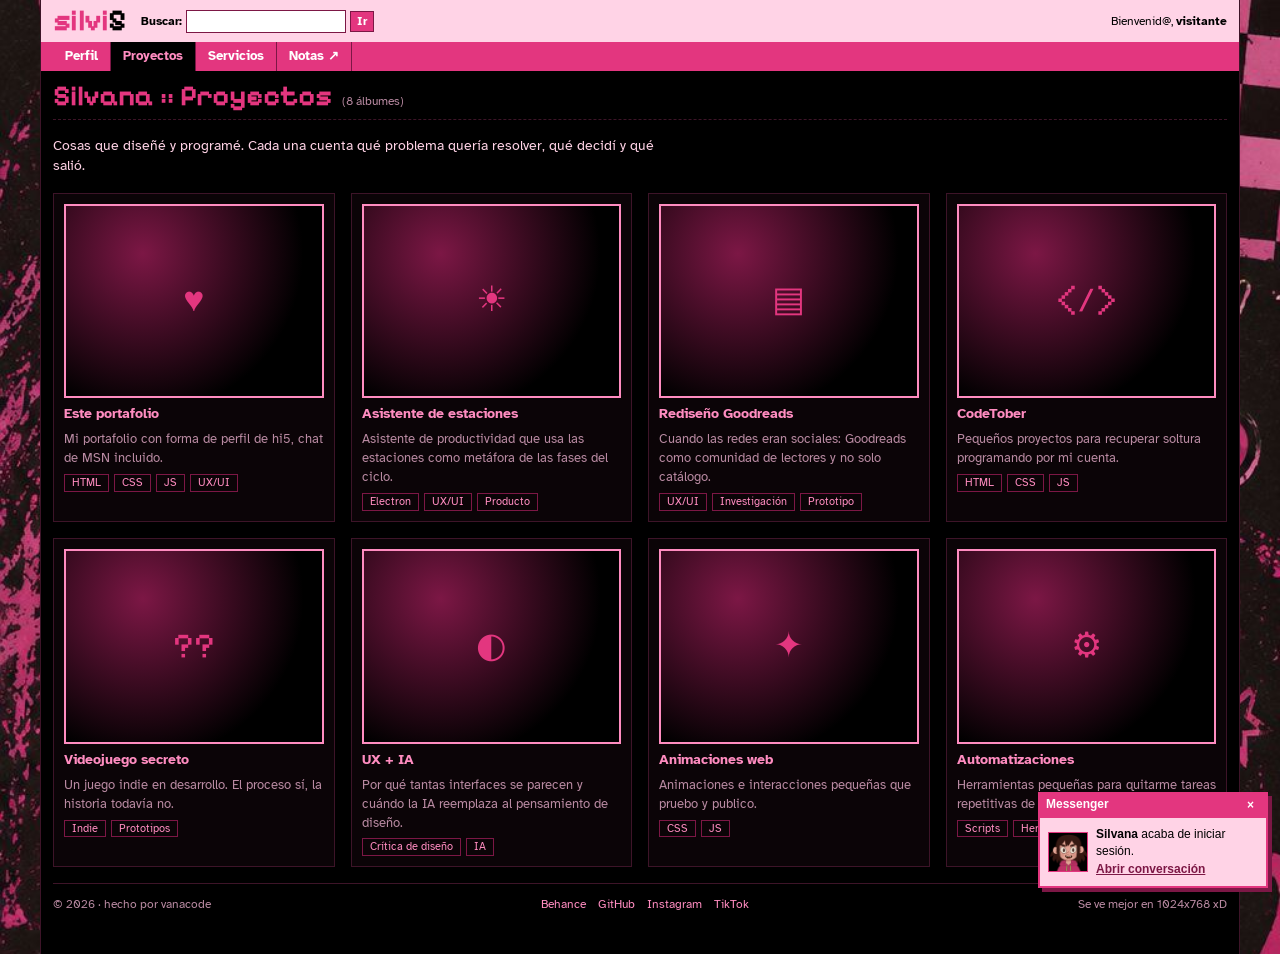
<file: proyecto.html>
<!doctype html>
<html lang="es">
<head>
  <meta charset="utf-8">
  <meta name="viewport" content="width=device-width, initial-scale=1">
  <title>Silvana Guardia :: Proyecto</title>
  <meta name="description" content="Caso de estudio de un proyecto de Silvana Guardia.">
  <link rel="icon" href="img/avatar-cara.png">
  <link rel="preconnect" href="https://fonts.googleapis.com">
  <link rel="preconnect" href="https://fonts.gstatic.com" crossorigin>
  <link rel="stylesheet" href="https://fonts.googleapis.com/css2?family=Pixelify+Sans:wght@400;600;700&family=Atkinson+Hyperlegible:ital,wght@0,400;0,700;1,400&display=swap">
  <link rel="stylesheet" href="css/estilos.css">
</head>
<body>
<div class="sitio">

  <header>
    <div class="barra-sup">
      <div class="envoltura">
        <div class="logo">silvi<span>5</span></div>
        <form class="buscador" id="buscador"><label for="buscar">Buscar:</label><input id="buscar" type="text"><button type="submit">Ir</button></form>
        <div class="bienvenida">Bienvenid@, <b>visitante</b></div>
      </div>
    </div>
    <nav class="pestanas" aria-label="Secciones del perfil"><div class="envoltura">
      <a href="index.html" data-pestana="perfil">Perfil</a><a href="proyectos.html" data-pestana="proyectos" class="is-activa" aria-current="page">Proyectos</a><a href="servicios.html" data-pestana="servicios">Servicios</a><a href="#" data-enlace="neocities" target="_blank" rel="noopener">Notas ↗</a>
    </div></nav>
  </header>


  <main class="envoltura vista">

    <div class="titulo-perfil"><h1 id="caso-titulo">Proyecto</h1><small id="caso-tipo"></small></div>
    <div class="caso">
      <div class="caso__lado">
        <div class="caso__foto" id="caso-foto"></div>
        <div class="etiquetas" id="caso-etiquetas"></div>
        <div class="caso__enlaces" id="caso-enlaces"></div>
        <a href="proyectos.html">◀ Volver a proyectos</a>
      </div>
      <div class="caso__texto">
        <p class="caso__resumen" id="caso-resumen"></p>
        <div id="caso-bloques" class="caso__texto"></div>
        <nav class="caso__nav" aria-label="Otros proyectos"><a id="caso-anterior" href="proyectos.html"></a><a id="caso-siguiente" href="proyectos.html"></a></nav>
      </div>
    </div>

    <footer class="pie"><span>© 2026 · hecho por vanacode</span><span class="pie__redes"><a href="#" data-enlace="behance" target="_blank" rel="noopener">Behance</a><a href="#" data-enlace="github" target="_blank" rel="noopener">GitHub</a><a href="#" data-enlace="instagram" target="_blank" rel="noopener">Instagram</a><a href="#" data-enlace="tiktok" target="_blank" rel="noopener">TikTok</a></span><span>Se ve mejor en 1024x768 xD</span></footer>
  </main>
</div>

<div class="aviso-msn" id="aviso-msn" role="status">
  <div class="aviso-msn__barra"><span>Messenger</span><button type="button" id="cerrar-aviso" aria-label="Cerrar aviso">×</button></div>
  <div class="aviso-msn__cuerpo"><img src="img/avatar-cara.png" alt=""><div><b>Silvana</b> acaba de iniciar sesión.<br><button type="button" data-abrir-chat>Abrir conversación</button></div></div>
</div>

<button type="button" class="burbuja-msn" id="burbuja-msn" hidden aria-label="Abrir chat con Silvana" title="Chatea con Silvana" data-abrir-chat><img src="img/avatar-pensativa.jpg" alt=""></button>

<section class="msn" id="chat" hidden aria-label="Conversación con Silvana">
  <div class="msn__barra"><span>.·:*¨☆ Silvana ☆¨*:·. ~ Los Malaventurados No Lloran... pero yo sí O.o ~</span><button type="button" class="msn__cerrar" id="cerrar-chat" aria-label="Cerrar chat">×</button></div>
  <div class="msn__cuerpo">
    <div class="msn__para">Para: <b>.·:*¨☆ Silvana ☆¨*:·.</b> <span id="nick-estado">(Ausente (programando))</span></div>
    <div class="msn__principal">
      <div class="historial" id="historial" aria-live="polite">
        <div class="mensaje mensaje--silvana"><div class="mensaje__quien">Silvana dice:</div><p class="mensaje__texto">holaaa ☆ ¿vienes por un proyecto o a mandarme zumbidos?</p></div>
      </div>
      <div class="escribiendo" id="escribiendo"></div>
      <div class="guinos" role="group" aria-label="Zumbido y guiños">
        <button type="button" class="zumbido" data-guino="zumbido">Zumbido</button>
        <button type="button" data-guino="beso">Beso</button>
        <button type="button" data-guino="corazones">Corazones</button>
        <button type="button" data-guino="risa">Carcajada</button>
        <button type="button" data-guino="globo">Globo</button>
        <button type="button" data-guino="guino">Guiño</button>
      </div>
      <form class="formulario" id="formulario-chat">
        <label for="mensaje-chat" hidden>Tu mensaje</label>
        <textarea id="mensaje-chat" placeholder="Escribe aquí..."></textarea>
        <button type="submit">Enviar</button>
      </form>
    </div>
    <div class="msn__fotos"><img src="img/foto-emo.jpg" alt="Foto de Silvana" id="foto-silvana"><img src="img/gato.jpg" alt="Foto del visitante: un gato siamés" class="visitante"></div>
  </div>
</section>

  <script src="js/datos.js"></script>
  <script src="js/comun.js"></script>
  <script src="js/proyecto.js"></script>
</body>
</html>
</file>
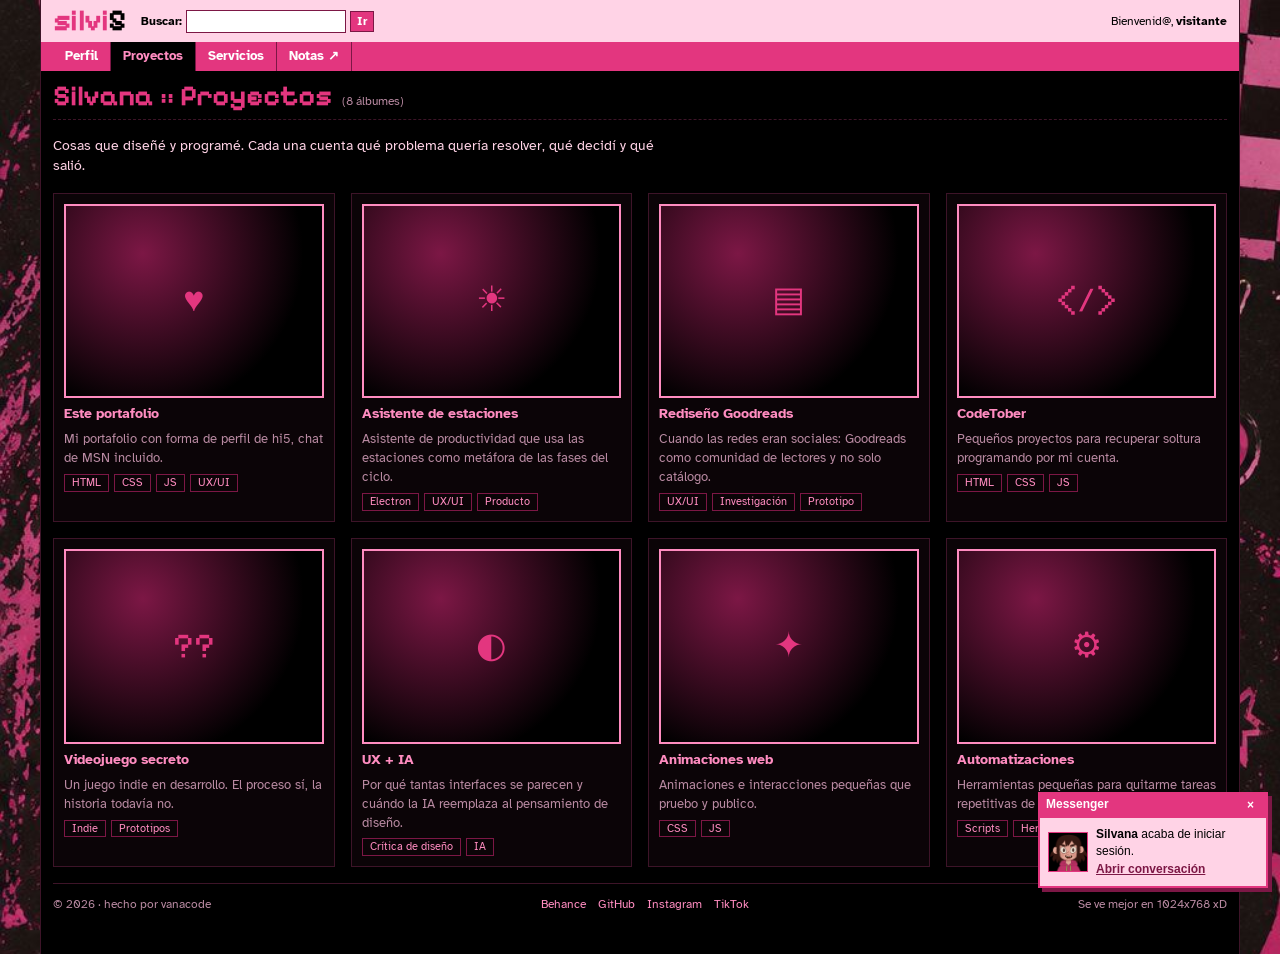
<file: proyectos.html>
<!doctype html>
<html lang="es">
<head>
  <meta charset="utf-8">
  <meta name="viewport" content="width=device-width, initial-scale=1">
  <title>Silvana Guardia :: Proyectos</title>
  <meta name="description" content="Proyectos de diseño web, UX/UI y programación de Silvana Guardia.">
  <link rel="icon" href="img/avatar-cara.png">
  <link rel="preconnect" href="https://fonts.googleapis.com">
  <link rel="preconnect" href="https://fonts.gstatic.com" crossorigin>
  <link rel="stylesheet" href="https://fonts.googleapis.com/css2?family=Pixelify+Sans:wght@400;600;700&family=Atkinson+Hyperlegible:ital,wght@0,400;0,700;1,400&display=swap">
  <link rel="stylesheet" href="css/estilos.css">
</head>
<body>
<div class="sitio">

  <header>
    <div class="barra-sup">
      <div class="envoltura">
        <div class="logo">silvi<span>5</span></div>
        <form class="buscador" id="buscador"><label for="buscar">Buscar:</label><input id="buscar" type="text"><button type="submit">Ir</button></form>
        <div class="bienvenida">Bienvenid@, <b>visitante</b></div>
      </div>
    </div>
    <nav class="pestanas" aria-label="Secciones del perfil"><div class="envoltura">
      <a href="index.html" data-pestana="perfil">Perfil</a><a href="proyectos.html" data-pestana="proyectos" class="is-activa" aria-current="page">Proyectos</a><a href="servicios.html" data-pestana="servicios">Servicios</a><a href="#" data-enlace="neocities" target="_blank" rel="noopener">Notas ↗</a>
    </div></nav>
  </header>


  <main class="envoltura vista">

    <div class="titulo-perfil"><h1>Silvana :: Proyectos</h1><small>(8 álbumes)</small></div>
    <p class="intro">Cosas que diseñé y programé. Cada una cuenta qué problema quería resolver, qué decidí y qué salió.</p>
    <div class="album" id="album"></div>

    <footer class="pie"><span>© 2026 · hecho por vanacode</span><span class="pie__redes"><a href="#" data-enlace="behance" target="_blank" rel="noopener">Behance</a><a href="#" data-enlace="github" target="_blank" rel="noopener">GitHub</a><a href="#" data-enlace="instagram" target="_blank" rel="noopener">Instagram</a><a href="#" data-enlace="tiktok" target="_blank" rel="noopener">TikTok</a></span><span>Se ve mejor en 1024x768 xD</span></footer>
  </main>
</div>

<div class="aviso-msn" id="aviso-msn" role="status">
  <div class="aviso-msn__barra"><span>Messenger</span><button type="button" id="cerrar-aviso" aria-label="Cerrar aviso">×</button></div>
  <div class="aviso-msn__cuerpo"><img src="img/avatar-cara.png" alt=""><div><b>Silvana</b> acaba de iniciar sesión.<br><button type="button" data-abrir-chat>Abrir conversación</button></div></div>
</div>

<button type="button" class="burbuja-msn" id="burbuja-msn" hidden aria-label="Abrir chat con Silvana" title="Chatea con Silvana" data-abrir-chat><img src="img/avatar-pensativa.jpg" alt=""></button>

<section class="msn" id="chat" hidden aria-label="Conversación con Silvana">
  <div class="msn__barra"><span>.·:*¨☆ Silvana ☆¨*:·. ~ Los Malaventurados No Lloran... pero yo sí O.o ~</span><button type="button" class="msn__cerrar" id="cerrar-chat" aria-label="Cerrar chat">×</button></div>
  <div class="msn__cuerpo">
    <div class="msn__para">Para: <b>.·:*¨☆ Silvana ☆¨*:·.</b> <span id="nick-estado">(Ausente (programando))</span></div>
    <div class="msn__principal">
      <div class="historial" id="historial" aria-live="polite">
        <div class="mensaje mensaje--silvana"><div class="mensaje__quien">Silvana dice:</div><p class="mensaje__texto">holaaa ☆ ¿vienes por un proyecto o a mandarme zumbidos?</p></div>
      </div>
      <div class="escribiendo" id="escribiendo"></div>
      <div class="guinos" role="group" aria-label="Zumbido y guiños">
        <button type="button" class="zumbido" data-guino="zumbido">Zumbido</button>
        <button type="button" data-guino="beso">Beso</button>
        <button type="button" data-guino="corazones">Corazones</button>
        <button type="button" data-guino="risa">Carcajada</button>
        <button type="button" data-guino="globo">Globo</button>
        <button type="button" data-guino="guino">Guiño</button>
      </div>
      <form class="formulario" id="formulario-chat">
        <label for="mensaje-chat" hidden>Tu mensaje</label>
        <textarea id="mensaje-chat" placeholder="Escribe aquí..."></textarea>
        <button type="submit">Enviar</button>
      </form>
    </div>
    <div class="msn__fotos"><img src="img/foto-emo.jpg" alt="Foto de Silvana" id="foto-silvana"><img src="img/gato.jpg" alt="Foto del visitante: un gato siamés" class="visitante"></div>
  </div>
</section>

  <script src="js/datos.js"></script>
  <script src="js/comun.js"></script>
  <script src="js/proyectos.js"></script>
</body>
</html>
</file>
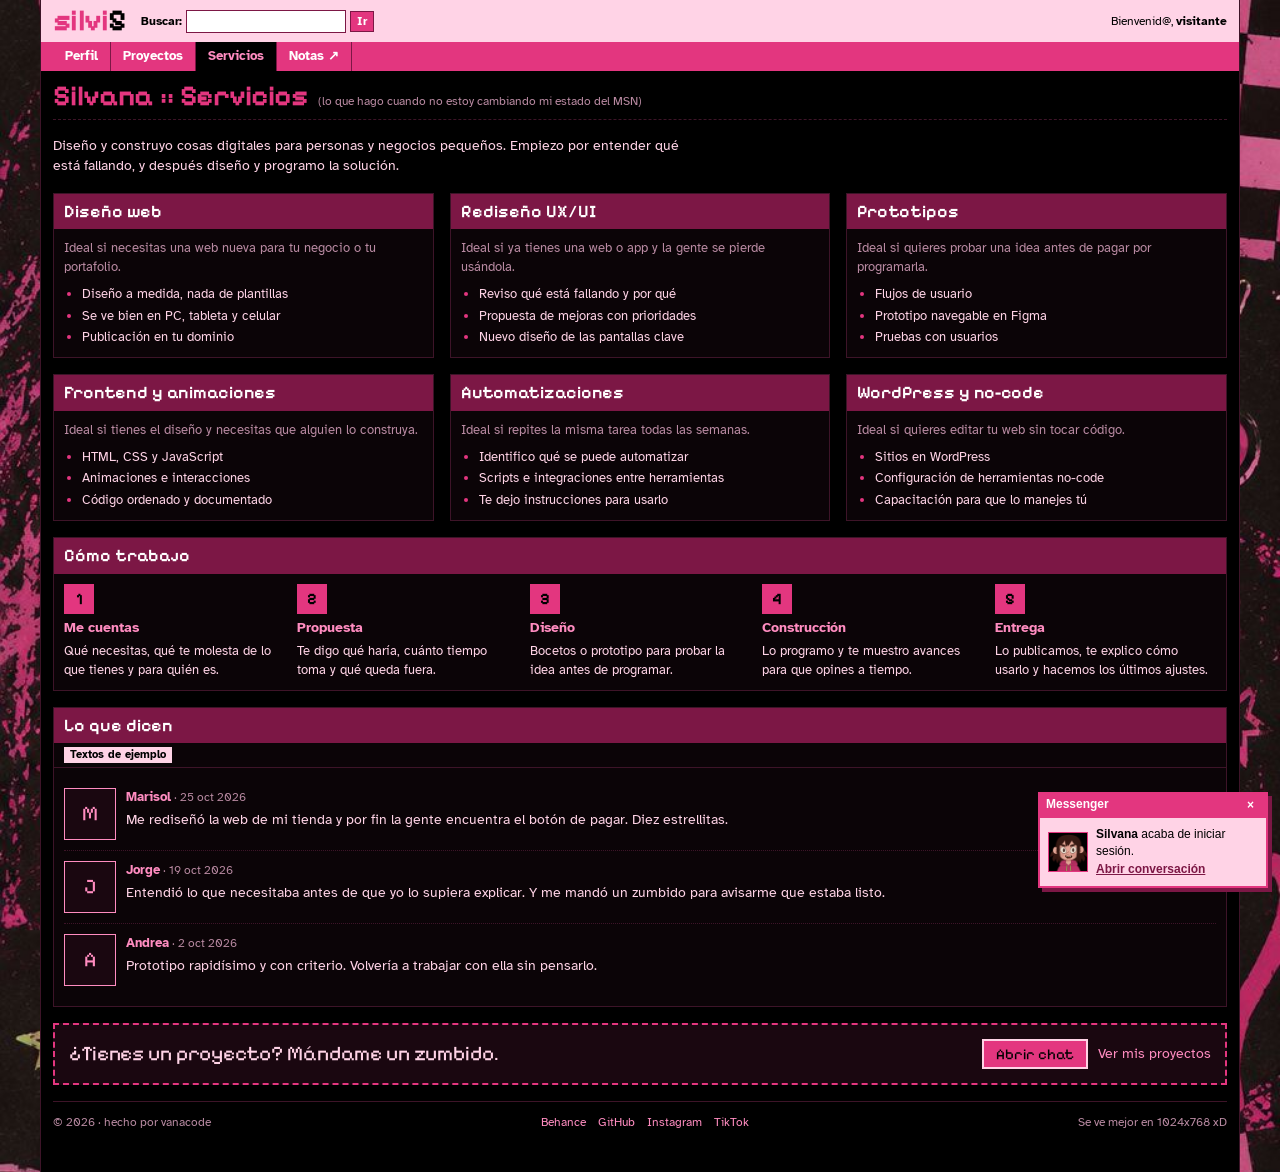
<file: servicios.html>
<!doctype html>
<html lang="es">
<head>
  <meta charset="utf-8">
  <meta name="viewport" content="width=device-width, initial-scale=1">
  <title>Silvana Guardia :: Servicios</title>
  <meta name="description" content="Servicios de diseño web, UX/UI, prototipos y automatizaciones.">
  <link rel="icon" href="img/avatar-cara.png">
  <link rel="preconnect" href="https://fonts.googleapis.com">
  <link rel="preconnect" href="https://fonts.gstatic.com" crossorigin>
  <link rel="stylesheet" href="https://fonts.googleapis.com/css2?family=Pixelify+Sans:wght@400;600;700&family=Atkinson+Hyperlegible:ital,wght@0,400;0,700;1,400&display=swap">
  <link rel="stylesheet" href="css/estilos.css">
</head>
<body>
<div class="sitio">

  <header>
    <div class="barra-sup">
      <div class="envoltura">
        <div class="logo">silvi<span>5</span></div>
        <form class="buscador" id="buscador"><label for="buscar">Buscar:</label><input id="buscar" type="text"><button type="submit">Ir</button></form>
        <div class="bienvenida">Bienvenid@, <b>visitante</b></div>
      </div>
    </div>
    <nav class="pestanas" aria-label="Secciones del perfil"><div class="envoltura">
      <a href="index.html" data-pestana="perfil">Perfil</a><a href="proyectos.html" data-pestana="proyectos">Proyectos</a><a href="servicios.html" data-pestana="servicios" class="is-activa" aria-current="page">Servicios</a><a href="#" data-enlace="neocities" target="_blank" rel="noopener">Notas ↗</a>
    </div></nav>
  </header>


  <main class="envoltura vista">

    <div class="titulo-perfil"><h1>Silvana :: Servicios</h1><small>(lo que hago cuando no estoy cambiando mi estado del MSN)</small></div>
    <p class="intro">Diseño y construyo cosas digitales para personas y negocios pequeños. Empiezo por entender qué está fallando, y después diseño y programo la solución.</p>
    <div class="servicios" id="lista-servicios"></div>

    <section class="panel">
      <h2 class="panel__titulo">Cómo trabajo</h2>
      <div class="panel__cuerpo">
        <ol class="pasos">
          <li class="paso"><b>Me cuentas</b>Qué necesitas, qué te molesta de lo que tienes y para quién es.</li>
          <li class="paso"><b>Propuesta</b>Te digo qué haría, cuánto tiempo toma y qué queda fuera.</li>
          <li class="paso"><b>Diseño</b>Bocetos o prototipo para probar la idea antes de programar.</li>
          <li class="paso"><b>Construcción</b>Lo programo y te muestro avances para que opines a tiempo.</li>
          <li class="paso"><b>Entrega</b>Lo publicamos, te explico cómo usarlo y hacemos los últimos ajustes.</li>
        </ol>
      </div>
    </section>

    <section class="panel comentarios">
      <h2 class="panel__titulo">Lo que dicen</h2>
      <div class="panel__sub"><span class="aviso-ejemplo">Textos de ejemplo</span></div>
      <div class="panel__cuerpo" data-comentarios></div>
    </section>

    <div class="llamado">
      <p>¿Tienes un proyecto? Mándame un zumbido.</p>
      <div class="llamado__botones"><button type="button" class="boton-rosa" data-abrir-chat>Abrir chat</button><a href="proyectos.html">Ver mis proyectos</a></div>
    </div>

    <footer class="pie"><span>© 2026 · hecho por vanacode</span><span class="pie__redes"><a href="#" data-enlace="behance" target="_blank" rel="noopener">Behance</a><a href="#" data-enlace="github" target="_blank" rel="noopener">GitHub</a><a href="#" data-enlace="instagram" target="_blank" rel="noopener">Instagram</a><a href="#" data-enlace="tiktok" target="_blank" rel="noopener">TikTok</a></span><span>Se ve mejor en 1024x768 xD</span></footer>
  </main>
</div>

<div class="aviso-msn" id="aviso-msn" role="status">
  <div class="aviso-msn__barra"><span>Messenger</span><button type="button" id="cerrar-aviso" aria-label="Cerrar aviso">×</button></div>
  <div class="aviso-msn__cuerpo"><img src="img/avatar-cara.png" alt=""><div><b>Silvana</b> acaba de iniciar sesión.<br><button type="button" data-abrir-chat>Abrir conversación</button></div></div>
</div>

<button type="button" class="burbuja-msn" id="burbuja-msn" hidden aria-label="Abrir chat con Silvana" title="Chatea con Silvana" data-abrir-chat><img src="img/avatar-pensativa.jpg" alt=""></button>

<section class="msn" id="chat" hidden aria-label="Conversación con Silvana">
  <div class="msn__barra"><span>.·:*¨☆ Silvana ☆¨*:·. ~ Los Malaventurados No Lloran... pero yo sí O.o ~</span><button type="button" class="msn__cerrar" id="cerrar-chat" aria-label="Cerrar chat">×</button></div>
  <div class="msn__cuerpo">
    <div class="msn__para">Para: <b>.·:*¨☆ Silvana ☆¨*:·.</b> <span id="nick-estado">(Ausente (programando))</span></div>
    <div class="msn__principal">
      <div class="historial" id="historial" aria-live="polite">
        <div class="mensaje mensaje--silvana"><div class="mensaje__quien">Silvana dice:</div><p class="mensaje__texto">holaaa ☆ ¿vienes por un proyecto o a mandarme zumbidos?</p></div>
      </div>
      <div class="escribiendo" id="escribiendo"></div>
      <div class="guinos" role="group" aria-label="Zumbido y guiños">
        <button type="button" class="zumbido" data-guino="zumbido">Zumbido</button>
        <button type="button" data-guino="beso">Beso</button>
        <button type="button" data-guino="corazones">Corazones</button>
        <button type="button" data-guino="risa">Carcajada</button>
        <button type="button" data-guino="globo">Globo</button>
        <button type="button" data-guino="guino">Guiño</button>
      </div>
      <form class="formulario" id="formulario-chat">
        <label for="mensaje-chat" hidden>Tu mensaje</label>
        <textarea id="mensaje-chat" placeholder="Escribe aquí..."></textarea>
        <button type="submit">Enviar</button>
      </form>
    </div>
    <div class="msn__fotos"><img src="img/foto-emo.jpg" alt="Foto de Silvana" id="foto-silvana"><img src="img/gato.jpg" alt="Foto del visitante: un gato siamés" class="visitante"></div>
  </div>
</section>

  <script src="js/datos.js"></script>
  <script src="js/comun.js"></script>
  <script src="js/servicios.js"></script>
</body>
</html>
</file>
<file: css/estilos.css>
/* vanacode · estilos del portafolio
   Layout: perfil hi5 de tres columnas sobre el fondo emo de cuadros y estrellas */
:root {
  color-scheme: dark;
  --negro: #000000;
  --panel: #0b0407;
  --barra: #1a0710;
  --linea: #3d1428;
  --rosa-oscuro: #7c1745;
  --fucsia: #e3367f;
  --rosa: #ff8cc0;
  --rosa-claro: #ffd3e6;
  --tenue: #b98aa2;

  --f-titulo: "Pixelify Sans", "Courier New", monospace;
  --f-texto: "Atkinson Hyperlegible", Verdana, sans-serif;
  --f-msn: Tahoma, Verdana, "Segoe UI", sans-serif;
}

* { box-sizing: border-box; }
body {
  margin: 0;
  color: var(--rosa-claro);
  font-family: var(--f-texto);
  font-size: 14px;
  line-height: 1.45;
  overflow-x: hidden;
  background: var(--negro) url("../img/fondo.jpg") center / cover no-repeat fixed;
}
a { color: var(--rosa); text-decoration: none; }
a:hover { color: var(--fucsia); text-decoration: underline; }
:focus-visible { outline: 2px dashed var(--rosa); outline-offset: 2px; }

.sitio {
  position: relative; z-index: 1;
  max-width: 1200px; margin: 0 auto; min-height: 100vh;
  background: var(--negro);
  border-inline: 1px solid var(--linea);
}
.envoltura { padding-left: max(12px, env(safe-area-inset-left, 0px)); padding-right: max(12px, env(safe-area-inset-right, 0px)); }

/* ---------- Barra superior ---------- */
.barra-sup { background: var(--rosa-claro); color: var(--negro); }
.barra-sup .envoltura { display: flex; align-items: center; gap: 16px; flex-wrap: wrap; padding-block: 6px; }
.logo { font-family: var(--f-titulo); font-weight: 700; font-size: 1.9rem; line-height: 1; color: var(--fucsia); letter-spacing: -.02em; }
.logo span { color: var(--negro); }
.buscador { display: flex; gap: 4px; align-items: center; font-size: 12px; font-weight: 700; }
.buscador input { width: 160px; max-width: 40vw; border: 1px solid var(--rosa-oscuro); padding: 2px 4px; font: inherit; font-weight: 400; background: #fff; color: var(--negro); }
.buscador button { font: inherit; background: var(--fucsia); color: #fff; border: 1px solid var(--rosa-oscuro); padding: 1px 6px; cursor: pointer; }
.bienvenida { margin-left: auto; font-size: 12px; }

.pestanas { background: var(--fucsia); }
.pestanas .envoltura { display: flex; flex-wrap: wrap; padding-block: 0; }
.pestanas a { color: #fff; font-weight: 700; font-size: 13px; padding: 5px 12px; border-right: 1px solid var(--rosa-oscuro); }
.pestanas a:hover { background: var(--rosa); color: var(--negro); text-decoration: none; }
.pestanas a.is-activa { background: var(--negro); color: var(--rosa); }

/* ---------- Encabezado del perfil ---------- */
.titulo-perfil { padding-block: 10px 6px; display: flex; align-items: baseline; gap: 10px; flex-wrap: wrap; border-bottom: 1px dashed var(--linea); }
.titulo-perfil h1 { margin: 0; font-family: var(--f-titulo); font-weight: 700; font-size: 1.8rem; color: var(--fucsia); line-height: 1.1; }
.titulo-perfil small { color: var(--tenue); font-size: 12px; }

/* ---------- Tres columnas ---------- */
.columnas { display: grid; grid-template-columns: 200px minmax(0, 1fr) 290px; gap: 22px; padding-block: 14px; }
.col { display: grid; gap: 14px; align-content: start; min-width: 0; }

/* Izquierda */
.foto-perfil { width: 180px; max-width: 100%; aspect-ratio: 1; border: 2px solid var(--rosa); padding: 3px; background: var(--negro); }
.foto-perfil img { width: 100%; height: 100%; object-fit: cover; display: block; }
.ver-fotos { font-size: 12px; font-weight: 700; }
.acciones { list-style: none; margin: 0; padding: 10px 0 0; border-top: 1px solid var(--linea); display: grid; gap: 6px; }
.acciones button, .acciones a { display: flex; gap: 7px; align-items: center; font: inherit; font-size: 13px; color: var(--rosa); background: none; border: 0; padding: 0; cursor: pointer; text-align: left; }
.acciones button:hover, .acciones a:hover { color: var(--fucsia); text-decoration: underline; }
.redes { border-top: 1px solid var(--linea); padding-top: 10px; display: grid; gap: 6px; }
.redes__lista { display: flex; flex-wrap: wrap; gap: 6px; }
.red { font-size: 12px; font-weight: 700; border: 1px solid var(--rosa); padding: 2px 8px; color: var(--rosa); background: var(--barra); }
.red:hover { background: var(--fucsia); color: var(--negro); text-decoration: none; }
.pie__redes { display: flex; gap: 12px; flex-wrap: wrap; }
.icono { width: 16px; height: 16px; flex: none; background: var(--fucsia); display: grid; place-items: center; color: var(--negro); font-size: 10px; font-weight: 700; font-family: var(--f-titulo); }

/* Centro */
.url { font-size: 12px; color: var(--tenue); overflow-wrap: anywhere; }
.url b { color: var(--rosa-claro); }
.enlace-boton { font: inherit; color: var(--rosa); background: none; border: 0; padding: 0; cursor: pointer; }
.enlace-boton:hover { color: var(--fucsia); text-decoration: underline; }
.copiado { color: var(--fucsia); font-weight: 700; }
.estado { font-size: 13px; }
.estado b { color: var(--fucsia); }
.estado button { font: inherit; font-size: 12px; color: var(--rosa); background: none; border: 0; cursor: pointer; padding: 0; text-decoration: underline; }
.datos { display: grid; grid-template-columns: 1fr 1fr; gap: 12px 18px; margin: 0; }
.dato dt { color: var(--fucsia); font-weight: 700; font-size: 12px; }
.dato dd { margin: 0; color: var(--rosa-claro); }
.dato--ancho { grid-column: 1 / -1; }

.subtitulo { font-weight: 700; color: var(--fucsia); font-size: 13px; margin: 0 0 6px; }
.subtitulo a { font-weight: 400; font-size: 12px; }
.herramientas { display: flex; flex-wrap: wrap; gap: 6px; }
.herramienta { width: 44px; height: 44px; display: grid; place-items: center; border: 1px solid var(--rosa); background: var(--barra); font-family: var(--f-titulo); font-size: 12px; color: var(--rosa); text-align: center; line-height: 1; }
.frase { color: var(--tenue); font-style: italic; margin: 0; }
.acerca { border-top: 1px solid var(--linea); padding-top: 12px; display: grid; gap: 12px; }
.acerca p { margin: 0; max-width: 62ch; }
.intereses { display: flex; flex-wrap: wrap; gap: 6px; }
.intereses span { border: 1px solid var(--rosa-oscuro); padding: 1px 8px; font-size: 12px; color: var(--rosa); }
.mood { display: flex; gap: 10px; align-items: center; background: var(--barra); border: 1px dashed var(--rosa-oscuro); padding: 8px 10px; font-size: 13px; }
.mood b { color: var(--fucsia); }

/* Derecha */
.contadores { display: grid; gap: 5px; font-size: 13px; }
.contador { display: grid; grid-template-columns: 1fr 90px; gap: 8px; align-items: center; }
.contador b { color: var(--rosa-claro); }
.contador a { font-weight: 700; }
.barrita { height: 10px; border: 1px solid var(--rosa-oscuro); background: repeating-linear-gradient(90deg, var(--negro) 0 8px, var(--barra) 8px 9px); }
.barrita i { display: block; height: 100%; width: 0; background: repeating-linear-gradient(90deg, var(--fucsia) 0 8px, var(--rosa-oscuro) 8px 9px); }

.reproductor { border: 1px solid var(--rosa-oscuro); background: linear-gradient(var(--barra), var(--negro)); padding: 10px; display: grid; gap: 10px; }
.reproductor__fila--controles { justify-content: space-between; }
.reproductor__fila { display: flex; gap: 8px; align-items: center; }
.reproductor__portada { width: 40px; height: 40px; flex: none; background: var(--fucsia); display: grid; place-items: center; font-family: var(--f-titulo); color: var(--negro); font-size: 18px; }
.reproductor__info { min-width: 0; flex: 1; }
.reproductor__tema { font-weight: 700; white-space: nowrap; overflow: hidden; text-overflow: ellipsis; }
.reproductor__lista { color: var(--tenue); font-size: 12px; }
.reproductor__botones { display: flex; gap: 8px; }
.reproductor__botones button { width: 30px; height: 30px; border-radius: 50%; border: 1px solid var(--rosa); background: var(--negro); color: var(--rosa); cursor: pointer; font-size: 10px; display: grid; place-items: center; }
.reproductor__botones button.play { background: var(--rosa); color: var(--negro); }
.progreso { height: 4px; background: var(--linea); }
.progreso i { display: block; height: 100%; width: 0; background: var(--fucsia); transition: width .9s linear; }
.reproductor__pie { display: flex; justify-content: space-between; font-size: 11px; color: var(--tenue); }
.reproductor__pie button { font: inherit; background: none; border: 0; color: var(--rosa); cursor: pointer; padding: 0; }
.reproductor__pie button[aria-pressed="true"] { color: var(--rosa-claro); font-weight: 700; text-decoration: underline; }

.lista-simple { list-style: none; margin: 0; padding: 0; display: grid; gap: 3px; font-size: 13px; }
.lista-simple span { color: var(--tenue); font-size: 12px; }

.conectados { display: grid; gap: 6px; font-size: 12px; }
.conectado { display: grid; grid-template-columns: 10px 1fr; gap: 6px; }
.conectado__punto { width: 9px; height: 9px; border-radius: 50%; margin-top: 4px; background: var(--fucsia); }
.conectado__punto.ausente { background: var(--rosa-oscuro); }
.conectado b { color: var(--rosa); overflow-wrap: anywhere; }
.conectado em { display: block; color: var(--tenue); overflow-wrap: anywhere; }

.barrita--10 i { width: 10%; } .barrita--30 i { width: 30%; }
.barrita--60 i { width: 60%; } .barrita--80 i { width: 80%; }
.reproductor__fila--controles { justify-content: space-between; }

/* ---------- Paneles de abajo ---------- */
.paneles { display: grid; grid-template-columns: minmax(0, 1fr) minmax(0, 1.25fr); gap: 16px; padding-bottom: 16px; }
.panel { border: 1px solid var(--linea); background: var(--panel); min-width: 0; }
.panel__titulo { margin: 0; padding: 5px 10px; background: var(--rosa-oscuro); color: #fff; font-family: var(--f-titulo); font-weight: 600; font-size: 1.1rem; }
.panel__sub { display: flex; gap: 12px; flex-wrap: wrap; padding: 4px 10px; font-size: 12px; border-bottom: 1px solid var(--linea); }
.panel__cuerpo { padding: 10px; }

.actualizacion { display: grid; grid-template-columns: 1fr 80px; gap: 12px; padding-block: 8px; align-items: center; border-bottom: 1px dotted var(--linea); font-size: 13px; }
.actualizacion:last-child { border-bottom: 0; }
.actualizacion span { display: block; color: var(--tenue); font-size: 12px; }
.miniatura { width: 80px; height: 80px; border: 1px solid var(--rosa); display: grid; place-items: center; font-family: var(--f-titulo); color: var(--rosa); background: var(--barra); font-size: 38px; }

.top8 { display: grid; grid-template-columns: repeat(4, minmax(0, 1fr)); gap: 12px 10px; }
.amigo { font: inherit; color: var(--rosa); background: none; border: 0; padding: 0; cursor: pointer; display: grid; gap: 4px; justify-items: center; text-align: center; font-size: 12px; }
.amigo__foto { width: 100%; max-width: 92px; aspect-ratio: 1; border: 2px solid var(--rosa); display: grid; place-items: center; font-family: var(--f-titulo); font-size: 1.5rem; color: var(--fucsia); background: radial-gradient(circle at 30% 25%, var(--rosa-oscuro), var(--negro) 70%); transition: transform .12s; }
.amigo:hover .amigo__foto { transform: scale(1.05); border-color: var(--fucsia); }
.amigo__nombre { font-weight: 700; line-height: 1.2; }
.amigo:hover .amigo__nombre { color: var(--fucsia); text-decoration: underline; }


.comentarios .comentario { display: grid; grid-template-columns: 52px minmax(0, 1fr); gap: 10px; padding-block: 10px; border-bottom: 1px dotted var(--linea); }
.comentarios .comentario:last-child { border-bottom: 0; }
.comentario__foto { width: 52px; height: 52px; border: 1px solid var(--rosa); background: var(--barra); display: grid; place-items: center; font-family: var(--f-titulo); font-size: 1.3rem; color: var(--rosa); }
.comentario__cab { font-size: 12px; color: var(--tenue); }
.comentario__cab b { color: var(--rosa); font-size: 13px; }
.comentario p { margin: 3px 0 0; }
.aviso-ejemplo { display: inline-block; font-size: 11px; background: var(--rosa-claro); color: var(--negro); padding: 0 6px; font-weight: 700; }

.pie { border-top: 1px solid var(--linea); padding-block: 12px 24px; font-size: 12px; color: var(--tenue); display: flex; gap: 12px; flex-wrap: wrap; justify-content: space-between; }

/* ---------- Vistas ---------- */
.vista { display: grid; gap: 16px; padding-bottom: 16px; }
.intro { margin: 0; max-width: 70ch; color: var(--rosa-claro); }

/* Página de proyectos: álbum */
.album { display: grid; grid-template-columns: repeat(4, minmax(0, 1fr)); gap: 16px; }
.tarjeta { display: grid; gap: 6px; align-content: start; color: var(--rosa-claro); border: 1px solid var(--linea); background: var(--panel); padding: 10px; transition: border-color .12s; }
.tarjeta:hover { border-color: var(--fucsia); text-decoration: none; color: var(--rosa-claro); }
.tarjeta:hover .tarjeta__nombre { text-decoration: underline; }
.tarjeta__foto { aspect-ratio: 4 / 3; border: 2px solid var(--rosa); display: grid; place-items: center; font-family: var(--f-titulo); font-size: 2.2rem; color: var(--fucsia); background: radial-gradient(circle at 30% 25%, var(--rosa-oscuro), var(--negro) 70%); }
.tarjeta__nombre { font-weight: 700; color: var(--rosa); }
.tarjeta__resumen { font-size: 13px; color: var(--tenue); }
.etiquetas { display: flex; flex-wrap: wrap; gap: 5px; }
.etiquetas span { border: 1px solid var(--rosa-oscuro); padding: 0 7px; font-size: 11px; color: var(--rosa); }

/* Página de un proyecto */
.caso { display: grid; grid-template-columns: 220px minmax(0, 1fr); gap: 24px; }
.caso__lado { display: grid; gap: 12px; align-content: start; }
.caso__foto { aspect-ratio: 1; border: 2px solid var(--rosa); display: grid; place-items: center; font-family: var(--f-titulo); font-size: 3.4rem; color: var(--fucsia); background: radial-gradient(circle at 30% 25%, var(--rosa-oscuro), var(--negro) 70%); }
.caso__enlaces { display: grid; gap: 6px; }
.boton-rosa { justify-self: start; font-family: var(--f-titulo); font-size: 15px; background: var(--fucsia); color: var(--negro); padding: 4px 12px; border: 2px solid var(--rosa-claro); cursor: pointer; }
.boton-rosa:hover { background: var(--rosa); color: var(--negro); text-decoration: none; }
.caso__texto { display: grid; gap: 18px; align-content: start; max-width: 72ch; }
.caso__resumen { margin: 0; font-size: 1.05rem; }
.bloque h3 { margin: 0 0 4px; font-family: var(--f-titulo); font-weight: 600; font-size: 1.2rem; color: var(--fucsia); }
.bloque p { margin: 0 0 8px; }
.bloque ul { margin: 0; padding-left: 18px; display: grid; gap: 4px; }
.bloque li::marker { color: var(--fucsia); }
.pendiente { color: var(--tenue); font-style: italic; }
.caso__nav { display: flex; justify-content: space-between; gap: 12px; flex-wrap: wrap; border-top: 1px dashed var(--linea); padding-top: 12px; font-size: 13px; font-weight: 700; }

/* Página de servicios */
.servicios { display: grid; grid-template-columns: repeat(3, minmax(0, 1fr)); gap: 16px; }
.servicio .panel__cuerpo { display: grid; gap: 8px; }
.servicio p { margin: 0; }
.servicio__ideal { color: var(--tenue); font-size: 13px; }
.servicio ul { margin: 0; padding-left: 18px; font-size: 13px; display: grid; gap: 3px; }
.servicio li::marker { color: var(--fucsia); }
.pasos { list-style: none; margin: 0; padding: 0; display: grid; grid-template-columns: repeat(5, minmax(0, 1fr)); gap: 12px; counter-reset: paso; }
.paso { counter-increment: paso; display: grid; gap: 4px; align-content: start; font-size: 13px; }
.paso::before { content: counter(paso); width: 30px; height: 30px; display: grid; place-items: center; background: var(--fucsia); color: var(--negro); font-family: var(--f-titulo); font-weight: 700; font-size: 16px; }
.paso b { color: var(--rosa); font-size: 14px; }
.llamado { display: flex; flex-wrap: wrap; gap: 12px; align-items: center; justify-content: space-between; border: 2px dashed var(--fucsia); background: var(--barra); padding: 14px; }
.llamado p { margin: 0; font-family: var(--f-titulo); font-size: 1.3rem; color: var(--rosa-claro); }
.llamado__botones { display: flex; gap: 10px; flex-wrap: wrap; align-items: center; }

/* ---------- Aviso tipo MSN ---------- */
.aviso-msn {
  position: fixed; z-index: 30;
  right: calc(12px + env(safe-area-inset-right, 0px)); bottom: calc(12px + env(safe-area-inset-bottom, 0px));
  width: 230px; background: var(--rosa-claro); color: var(--negro); border: 2px solid var(--fucsia);
  font-family: var(--f-msn); font-size: 12px; box-shadow: 4px 4px 0 var(--rosa-oscuro);
  animation: aparecer .5s ease-out .8s both;
}
@keyframes aparecer { from { transform: translateY(140%); } to { transform: translateY(0); } }
.aviso-msn__barra { background: var(--fucsia); color: #fff; font-weight: 700; padding: 2px 6px; display: flex; justify-content: space-between; }
.aviso-msn__barra button { background: none; border: 0; color: #fff; cursor: pointer; font: inherit; }
.aviso-msn__cuerpo { display: flex; gap: 8px; padding: 8px; align-items: center; }
.aviso-msn__cuerpo img { width: 40px; height: 40px; border: 1px solid var(--fucsia); background: #000; }
.aviso-msn__cuerpo button { font: inherit; color: var(--rosa-oscuro); background: none; border: 0; padding: 0; cursor: pointer; text-decoration: underline; font-weight: 700; text-align: left; }

/* Ícono flotante cuando el aviso o el chat se cierran */
.burbuja-msn {
  position: fixed; z-index: 30;
  right: calc(16px + env(safe-area-inset-right, 0px)); bottom: calc(16px + env(safe-area-inset-bottom, 0px));
  width: 58px; height: 58px; padding: 0; border: 2px solid var(--fucsia); border-radius: 50%;
  background: var(--negro); cursor: pointer; box-shadow: 3px 3px 0 var(--rosa-oscuro);
  animation: flotar 2.4s ease-in-out infinite;
}
.burbuja-msn img { width: 100%; height: 100%; border-radius: 50%; object-fit: cover; display: block; }
.burbuja-msn::after { content: ""; position: absolute; right: 1px; bottom: 1px; width: 14px; height: 14px; border-radius: 50%; background: var(--fucsia); border: 2px solid var(--negro); }
.burbuja-msn:hover { animation-play-state: paused; transform: scale(1.08); }
@keyframes flotar { 0%,100% { transform: translateY(0); } 50% { transform: translateY(-8px); } }

/* ---------- Ventana del MSN ---------- */
.msn {
  position: fixed; z-index: 40;
  right: calc(16px + env(safe-area-inset-right, 0px)); bottom: calc(16px + env(safe-area-inset-bottom, 0px));
  width: min(500px, calc(100vw - 32px));
  background: #fff0f6; color: #1b1b1b; border: 2px solid var(--fucsia);
  font-family: var(--f-msn); font-size: 13px; box-shadow: 6px 6px 0 var(--rosa-oscuro);
}
.msn__barra { display: flex; justify-content: space-between; align-items: center; background: linear-gradient(var(--rosa), var(--fucsia)); color: #fff; font-weight: 700; padding: 4px 6px; }
.msn__cerrar { width: 20px; height: 18px; background: var(--rosa-oscuro); color: #fff; border: 1px solid #fff; cursor: pointer; font: inherit; font-size: 11px; line-height: 1; }
.msn__cuerpo { display: grid; grid-template-columns: minmax(0, 1fr) 96px; gap: 8px; padding: 8px; }
.msn__principal { display: grid; gap: 6px; min-width: 0; align-content: start; }
.msn__para { grid-column: 1 / -1; font-size: 12px; color: #555; }
.msn__para b { color: var(--rosa-oscuro); }
.historial { background: #fff; border: 1px solid var(--rosa); height: 230px; overflow-y: auto; padding: 8px; display: grid; gap: 6px; align-content: start; }
.mensaje__quien { color: #777; font-size: 12px; }
.mensaje__texto { margin: 0 0 0 10px; overflow-wrap: anywhere; }
.mensaje--silvana .mensaje__texto { color: #c2185b; font-weight: 700; }
.mensaje--visita .mensaje__texto { color: #4a1530; }
.mensaje--sistema { margin: 0; color: #8a8a8a; font-size: 12px; font-style: italic; }
.escribiendo { font-size: 12px; color: #777; min-height: 16px; }
.guinos { display: flex; flex-wrap: wrap; gap: 4px; }
.guinos button { font-family: var(--f-msn); font-size: 12px; background: linear-gradient(#fff, #ffd9e8); color: #1b1b1b; border: 1px solid var(--rosa); padding: 2px 7px; cursor: pointer; }
.guinos button:hover { background: #fff; }
.guinos .zumbido { font-weight: 700; color: #c2185b; }
.formulario { display: grid; grid-template-columns: minmax(0, 1fr) auto; gap: 6px; }
.formulario textarea { font-family: var(--f-msn); font-size: 13px; resize: none; height: 50px; border: 1px solid var(--rosa); padding: 6px; background: #fff; color: #1b1b1b; }
.formulario button { font-family: var(--f-msn); background: linear-gradient(#fff, #ffd9e8); border: 1px solid var(--rosa); padding: 0 12px; cursor: pointer; color: #1b1b1b; }
.msn__fotos { display: flex; flex-direction: column; gap: 8px; }
.msn__fotos img { width: 100%; aspect-ratio: 1; border: 1px solid var(--rosa); background: #000; object-fit: cover; }
.msn__fotos .visitante { background: var(--rosa-claro); }

.is-temblando { animation: temblor .45s linear 2; }
@keyframes temblor {
  0%,100% { transform: translate(0,0); } 20% { transform: translate(-8px,4px); }
  40% { transform: translate(7px,-5px); } 60% { transform: translate(-6px,-3px); } 80% { transform: translate(6px,5px); }
}

/* ---------- Guiños a pantalla completa (provisionales) ---------- */
.escena { position: fixed; inset: 0; pointer-events: none; z-index: 50; overflow: hidden; }
.escena--oscura { background: rgba(0,0,0,.4); }
.guino-texto { position: absolute; left: 50%; top: 50%; transform: translate(-50%,-50%); font-family: var(--f-titulo); font-weight: 700; white-space: nowrap; }
.corazon { position: absolute; bottom: -60px; width: var(--t); height: var(--t); background: var(--c); transform: rotate(45deg); animation: subir var(--d) ease-in forwards; }
.corazon::before, .corazon::after { content: ""; position: absolute; width: 100%; height: 100%; border-radius: 50%; background: inherit; }
.corazon::before { left: -50%; } .corazon::after { top: -50%; }
@keyframes subir { to { transform: translateY(-120vh) rotate(45deg); opacity: .2; } }
.globo { position: absolute; left: 50%; bottom: -260px; width: 170px; height: 210px; margin-left: -85px; border-radius: 50% 50% 48% 48%; background: radial-gradient(circle at 35% 30%, var(--rosa-claro), var(--fucsia) 55%, var(--rosa-oscuro)); animation: inflar 1.6s ease-out forwards; }
.globo::after { content: ""; position: absolute; left: 50%; top: 100%; width: 2px; height: 120px; background: var(--rosa-claro); }
@keyframes inflar { to { bottom: 35vh; } }
.globo.is-explota { animation: explotar .18s forwards; }
@keyframes explotar { to { transform: scale(1.6); opacity: 0; } }
.confeti { position: absolute; width: 10px; height: 14px; background: var(--c); animation: caer var(--d) ease-out forwards; }
@keyframes caer { to { transform: translate(var(--x), var(--y)) rotate(540deg); opacity: 0; } }
.beso { font-size: clamp(5rem, 22vw, 14rem); color: var(--fucsia); text-shadow: 6px 6px 0 var(--rosa-claro); animation: acercar 1.8s ease-out forwards; }
@keyframes acercar { 0% { transform: translate(-50%,-50%) scale(.2); opacity: 0; } 40% { transform: translate(-50%,-50%) scale(1.1); opacity: 1; } 100% { transform: translate(-50%,-50%) scale(1.4); opacity: 0; } }
.risa { display: flex; font-size: clamp(3rem, 12vw, 8rem); }
.risa span { animation: saltar .5s ease-in-out infinite alternate; }
.risa span:nth-child(odd) { color: var(--fucsia); } .risa span:nth-child(even) { color: var(--rosa-claro); }
@keyframes saltar { from { transform: translateY(0) rotate(-6deg); } to { transform: translateY(-30px) rotate(6deg); } }
.guino-avatar { position: absolute; left: 50%; bottom: -10px; width: min(300px, 60vw); animation: asomar 2.2s ease-in-out forwards; }
@keyframes asomar { 0% { transform: translate(-50%, 100%); } 30%,70% { transform: translate(-50%, 0); } 100% { transform: translate(-50%, 100%); } }
.guino-avatar img { width: 100%; display: block; }
.guino-avatar__globo { position: absolute; top: 4%; left: 70%; background: var(--rosa-claro); color: var(--negro); font-family: var(--f-titulo); padding: 6px 12px; white-space: nowrap; border: 3px solid var(--fucsia); }

.brillito { position: fixed; pointer-events: none; z-index: 60; font-size: 14px; animation: brillo .8s ease-out forwards; }
@keyframes brillo { to { transform: translateY(18px) scale(.3); opacity: 0; } }

/* ---------- Responsive ----------
   PC: hasta 1200px · Laptop: hasta 1100px · Tableta: hasta 900px · Celular: hasta 600px */
@media (max-width: 1100px) {
  .columnas { grid-template-columns: 170px minmax(0, 1fr) 250px; gap: 18px; }
  .foto-perfil { width: 150px; }
}
@media (max-width: 1100px) {
  .album { grid-template-columns: repeat(3, minmax(0, 1fr)); }
  .pasos { grid-template-columns: repeat(3, minmax(0, 1fr)); }
}
@media (max-width: 900px) {
  .album, .servicios { grid-template-columns: repeat(2, minmax(0, 1fr)); }
  .caso { grid-template-columns: 170px minmax(0, 1fr); }
  .columnas { grid-template-columns: 170px minmax(0, 1fr); }
  .col--der { grid-column: 1 / -1; grid-template-columns: repeat(2, minmax(0, 1fr)); gap: 18px; }
  .paneles { grid-template-columns: 1fr; }
  .menu .envoltura { gap: 12px; }
}
@media (max-width: 600px) {
  body { font-size: 15px; }
  .columnas { grid-template-columns: 1fr; }
  .col--izq { grid-template-columns: 120px minmax(0, 1fr); align-items: start; }
  .foto-perfil { width: 120px; }
  .datos { grid-template-columns: 1fr; }
  .col--der { grid-template-columns: 1fr; }
  .top8 { grid-template-columns: repeat(2, minmax(0, 1fr)); }
  .bienvenida { margin-left: 0; width: 100%; }
  .pestanas a { padding: 6px 10px; }
  .titulo-perfil h1 { font-size: 1.5rem; }
  .album, .servicios, .pasos { grid-template-columns: 1fr; }
  .album { grid-template-columns: repeat(2, minmax(0, 1fr)); gap: 10px; }
  .caso { grid-template-columns: 1fr; }
  .caso__foto { max-width: 160px; }
  .msn { right: calc(8px + env(safe-area-inset-right, 0px)); bottom: calc(8px + env(safe-area-inset-bottom, 0px)); width: calc(100vw - 16px); }
  .msn__cuerpo { grid-template-columns: minmax(0, 1fr) 64px; }
  .historial { height: 200px; }
}
@media (prefers-reduced-motion: reduce) {
  *, *::before, *::after { animation-duration: .01ms !important; animation-iteration-count: 1 !important; transition: none !important; }
}

/* ---------- Botones de contacto dentro del chat ---------- */
.contacto-botones { display: flex; flex-wrap: wrap; gap: 6px; margin: 8px 0 0 10px; }
.contacto-boton { display: inline-flex; align-items: center; min-height: 34px; padding: 4px 14px; border-radius: 3px; font-family: var(--f-msn); font-size: 13px; font-weight: 700; color: #ffffff; text-decoration: none; }
.contacto-boton:hover { color: #ffffff; text-decoration: none; filter: brightness(1.1); }
.contacto-boton--telegram { background: #2a8bd6; border: 1px solid #1c6aa6; }
.contacto-boton--gmail { background: #c2185b; border: 1px solid #7c1745; }
.contacto-correo { margin: 6px 0 0 10px; font-size: 12px; color: #777777; user-select: all; }

/* ---------- Guiños animados ---------- */
.guino-imagen { position: absolute; left: 50%; top: 50%; transform: translate(-50%, -50%); height: min(82vh, 760px); max-width: calc(100vw - 32px); object-fit: contain; }

/* ---------- Barras de desplazamiento rosadas ---------- */
/* Toda la página: rosado sobre negro */
html { scrollbar-color: var(--fucsia) var(--negro); }
/* Dentro del chat MSN: rosado sobre rosado claro */
.historial { scrollbar-color: var(--fucsia) #ffe0ee; scrollbar-width: thin; }

/* Safari y navegadores más antiguos */
::-webkit-scrollbar { width: 12px; height: 12px; }
::-webkit-scrollbar-track { background: var(--negro); }
::-webkit-scrollbar-thumb { background: var(--fucsia); border: 3px solid var(--negro); border-radius: 10px; }
::-webkit-scrollbar-thumb:hover { background: var(--rosa); }
.historial::-webkit-scrollbar { width: 10px; }
.historial::-webkit-scrollbar-track { background: #ffe0ee; }
.historial::-webkit-scrollbar-thumb { background: var(--rosa); border: 2px solid #ffe0ee; }
.historial::-webkit-scrollbar-thumb:hover { background: var(--fucsia); }
</file>
